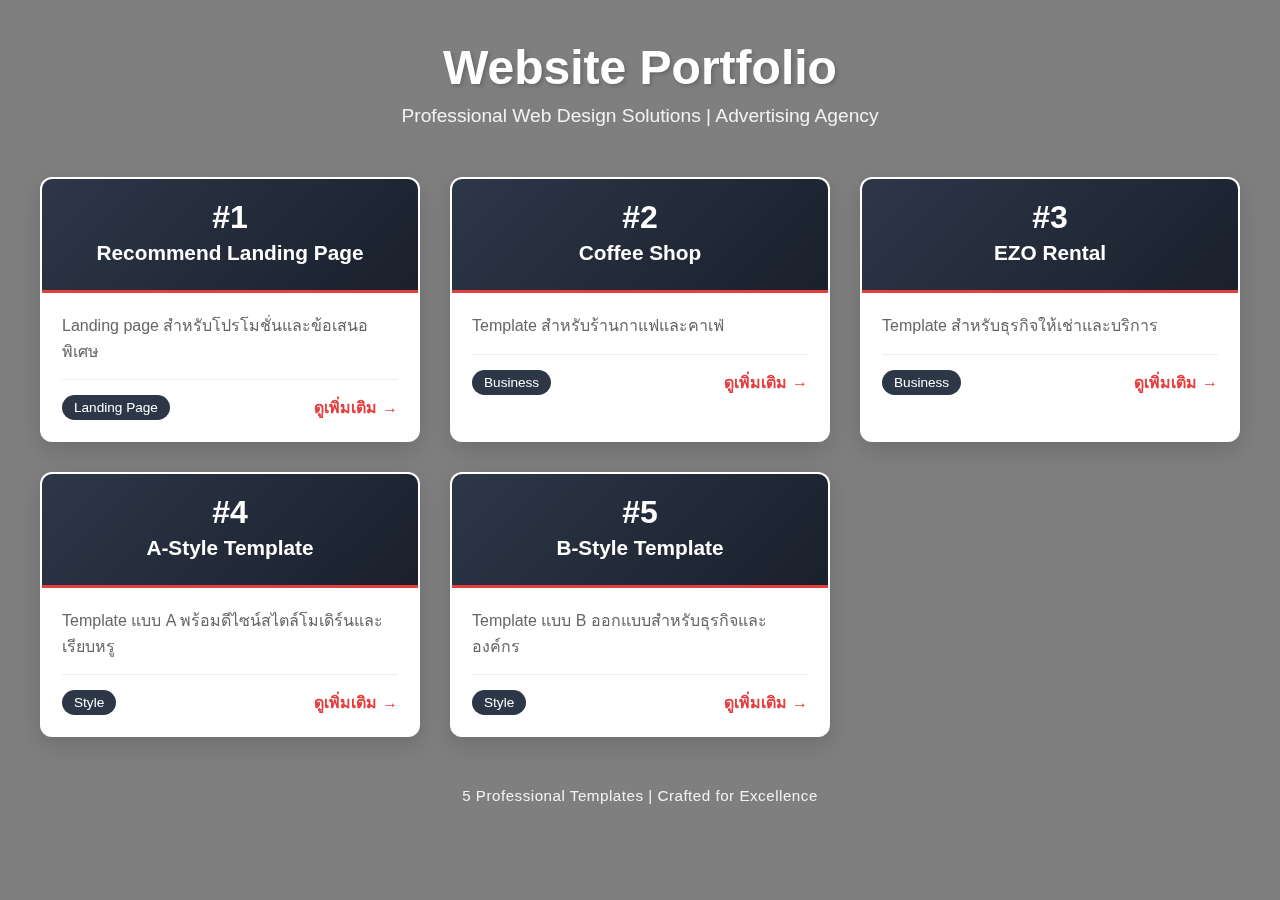
<file: index.html>
<!DOCTYPE html>
<html lang="th">
<head>
    <meta charset="UTF-8">
    <meta name="viewport" content="width=device-width, initial-scale=1.0">
    <title>Mockup Templates Gallery</title>
    <style>
        * {
            margin: 0;
            padding: 0;
            box-sizing: border-box;
        }

        body {
            font-family: 'Segoe UI', Tahoma, Geneva, Verdana, sans-serif;
            min-height: 100vh;
            padding: 40px 20px;
            position: relative;
            background-image: url('https://images.unsplash.com/photo-1451187580459-43490279c0fa?q=80&w=2072&auto=format&fit=crop');
            background-size: cover;
            background-position: center;
            background-attachment: fixed;
            background-repeat: no-repeat;
        }

        body::before {
            content: '';
            position: fixed;
            top: 0;
            left: 0;
            width: 100%;
            height: 100%;
            background: rgba(0, 0, 0, 0.50);
            z-index: 0;
            pointer-events: none;
        }

        .container {
            max-width: 1200px;
            margin: 0 auto;
            position: relative;
            z-index: 1;
        }

        header {
            text-align: center;
            margin-bottom: 50px;
            color: white;
        }

        h1 {
            font-size: 3rem;
            margin-bottom: 10px;
            text-shadow: 2px 2px 4px rgba(0,0,0,0.2);
        }

        .subtitle {
            font-size: 1.2rem;
            opacity: 0.9;
        }

        .templates-grid {
            display: grid;
            grid-template-columns: repeat(auto-fill, minmax(300px, 1fr));
            gap: 30px;
            margin-bottom: 40px;
        }

        .template-card {
            background: white;
            border-radius: 12px;
            overflow: hidden;
            box-shadow: 0 8px 24px rgba(0,0,0,0.15);
            transition: transform 0.3s ease, box-shadow 0.3s ease, border 0.3s ease;
            cursor: pointer;
            text-decoration: none;
            color: inherit;
            display: block;
            border: 2px solid transparent;
        }

        .template-card:hover {
            transform: translateY(-8px);
            box-shadow: 0 16px 48px rgba(229,62,62,0.2);
            border: 2px solid #e53e3e;
        }

        .card-header {
            background: linear-gradient(135deg, #2d3748 0%, #1a202c 100%);
            padding: 20px;
            color: white;
            text-align: center;
            border-bottom: 3px solid #e53e3e;
        }

        .card-number {
            font-size: 2rem;
            font-weight: bold;
            margin-bottom: 5px;
        }

        .card-title {
            font-size: 1.3rem;
            font-weight: 600;
            margin-bottom: 5px;
        }

        .card-body {
            padding: 20px;
        }

        .card-description {
            color: #666;
            line-height: 1.6;
            margin-bottom: 15px;
        }

        .card-footer {
            display: flex;
            justify-content: space-between;
            align-items: center;
            padding-top: 15px;
            border-top: 1px solid #eee;
        }

        .tag {
            display: inline-block;
            background: #2d3748;
            padding: 5px 12px;
            border-radius: 20px;
            font-size: 0.85rem;
            color: white;
            font-weight: 500;
        }

        .view-link {
            color: #e53e3e;
            font-weight: 600;
            display: flex;
            align-items: center;
            gap: 5px;
        }

        .arrow {
            transition: transform 0.3s ease;
        }

        .template-card:hover .arrow {
            transform: translateX(5px);
        }

        footer {
            text-align: center;
            color: white;
            margin-top: 50px;
            opacity: 0.9;
            font-size: 0.95rem;
            letter-spacing: 0.5px;
        }

        @media (max-width: 768px) {
            h1 {
                font-size: 2rem;
            }

            .templates-grid {
                grid-template-columns: 1fr;
            }
        }
    </style>
</head>
<body>
    <div class="container">
        <header>
            <h1>Website Portfolio</h1>
            <p class="subtitle">Professional Web Design Solutions | Advertising Agency</p>
        </header>

        <div class="templates-grid">
            <!-- Landing Page -->
            <a href="./landingpage-mateor-offer/index.html" class="template-card">
                <div class="card-header">
                    <div class="card-number">#1</div>
                    <div class="card-title">Recommend Landing Page</div>
                </div>
                <div class="card-body">
                    <p class="card-description">Landing page สำหรับโปรโมชั่นและข้อเสนอพิเศษ</p>
                    <div class="card-footer">
                        <span class="tag">Landing Page</span>
                        <span class="view-link">ดูเพิ่มเติม <span class="arrow">→</span></span>
                    </div>
                </div>
            </a>

            <!-- Business Templates -->
            <a href="./coffee-shop/index.html" class="template-card">
                <div class="card-header">
                    <div class="card-number">#2</div>
                    <div class="card-title">Coffee Shop</div>
                </div>
                <div class="card-body">
                    <p class="card-description">Template สำหรับร้านกาแฟและคาเฟ่</p>
                    <div class="card-footer">
                        <span class="tag">Business</span>
                        <span class="view-link">ดูเพิ่มเติม <span class="arrow">→</span></span>
                    </div>
                </div>
            </a>

            <a href="./ezo-rental/index.html" class="template-card">
                <div class="card-header">
                    <div class="card-number">#3</div>
                    <div class="card-title">EZO Rental</div>
                </div>
                <div class="card-body">
                    <p class="card-description">Template สำหรับธุรกิจให้เช่าและบริการ</p>
                    <div class="card-footer">
                        <span class="tag">Business</span>
                        <span class="view-link">ดูเพิ่มเติม <span class="arrow">→</span></span>
                    </div>
                </div>
            </a>

            <!-- Style Templates -->
            <a href="./reccommend-style1/index.html" class="template-card">
                <div class="card-header">
                    <div class="card-number">#4</div>
                    <div class="card-title">A-Style Template</div>
                </div>
                <div class="card-body">
                    <p class="card-description">Template แบบ A พร้อมดีไซน์สไตล์โมเดิร์นและเรียบหรู</p>
                    <div class="card-footer">
                        <span class="tag">Style</span>
                        <span class="view-link">ดูเพิ่มเติม <span class="arrow">→</span></span>
                    </div>
                </div>
            </a>

            <a href="./b-style/index.html" class="template-card">
                <div class="card-header">
                    <div class="card-number">#5</div>
                    <div class="card-title">B-Style Template</div>
                </div>
                <div class="card-body">
                    <p class="card-description">Template แบบ B ออกแบบสำหรับธุรกิจและองค์กร</p>
                    <div class="card-footer">
                        <span class="tag">Style</span>
                        <span class="view-link">ดูเพิ่มเติม <span class="arrow">→</span></span>
                    </div>
                </div>
            </a>
        </div>

        <footer>
            <p>5 Professional Templates | Crafted for Excellence</p>
        </footer>
    </div>
</body>
</html>
</file>
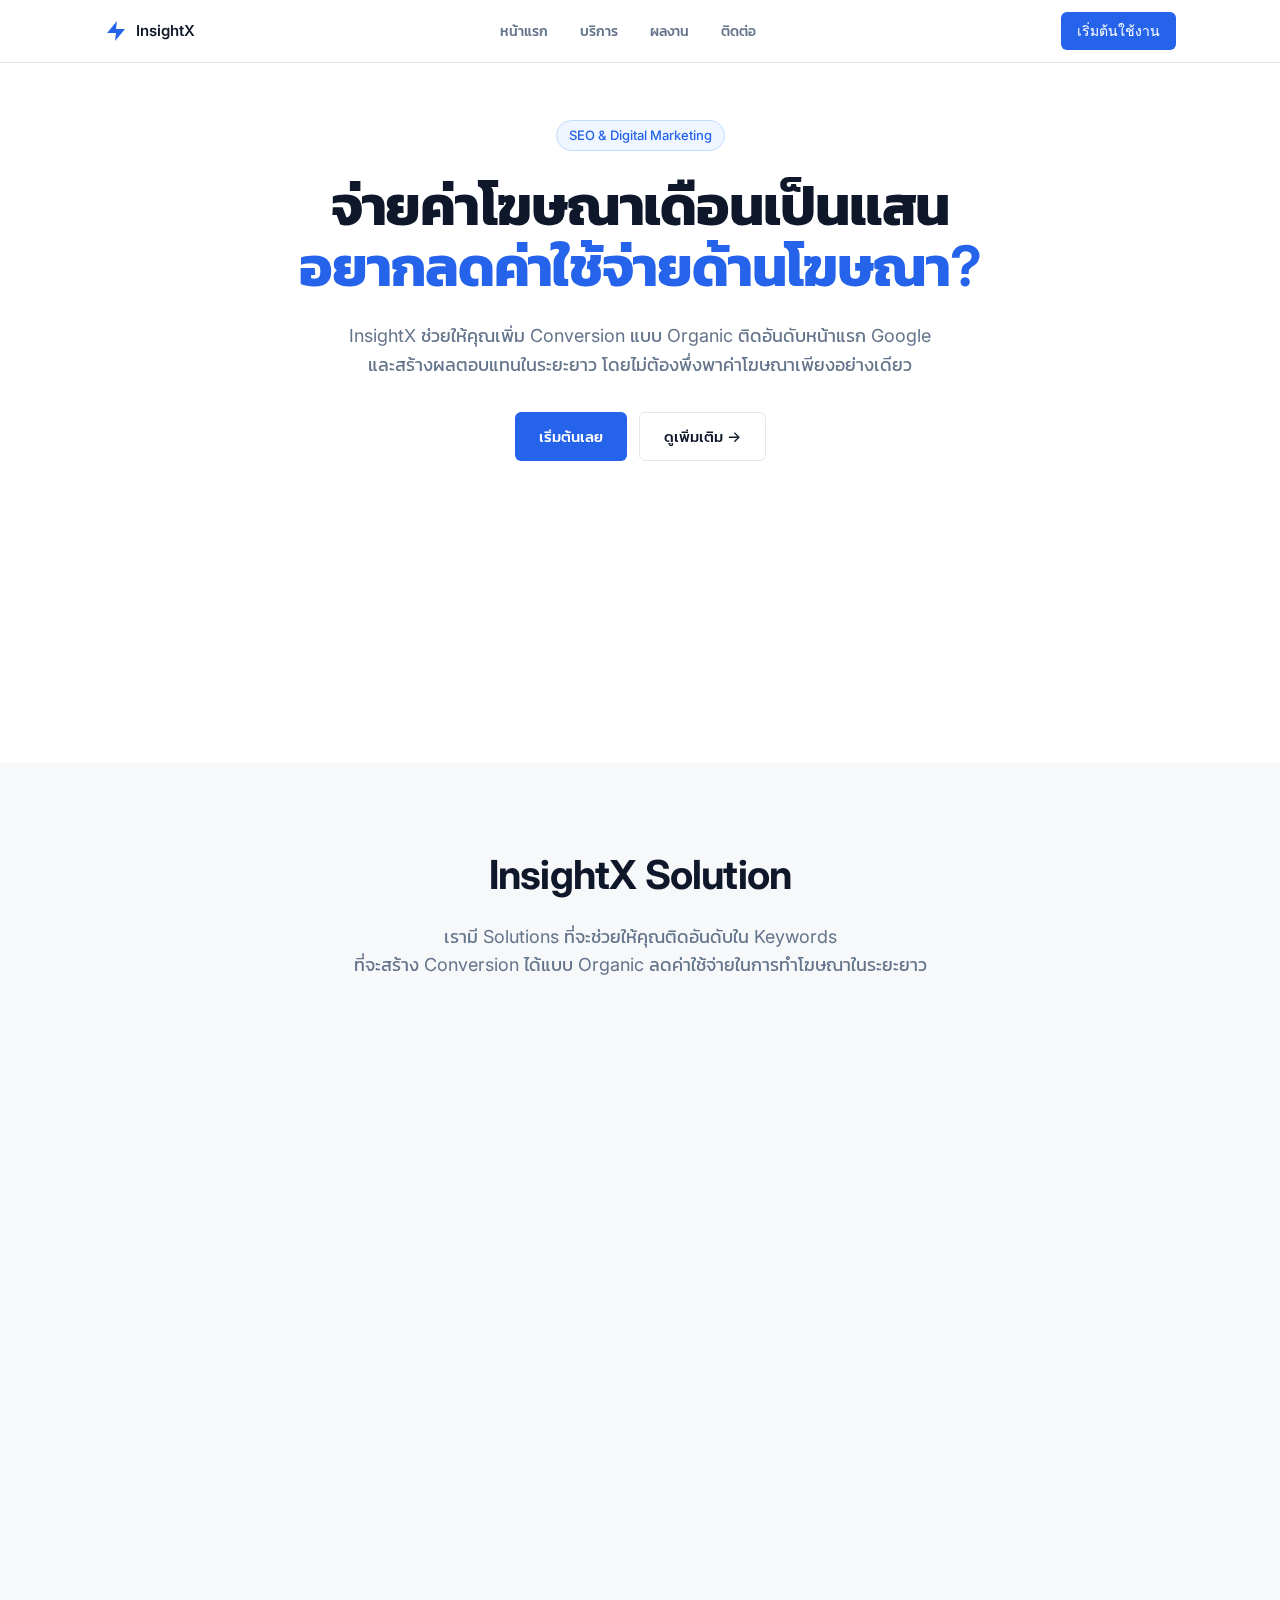
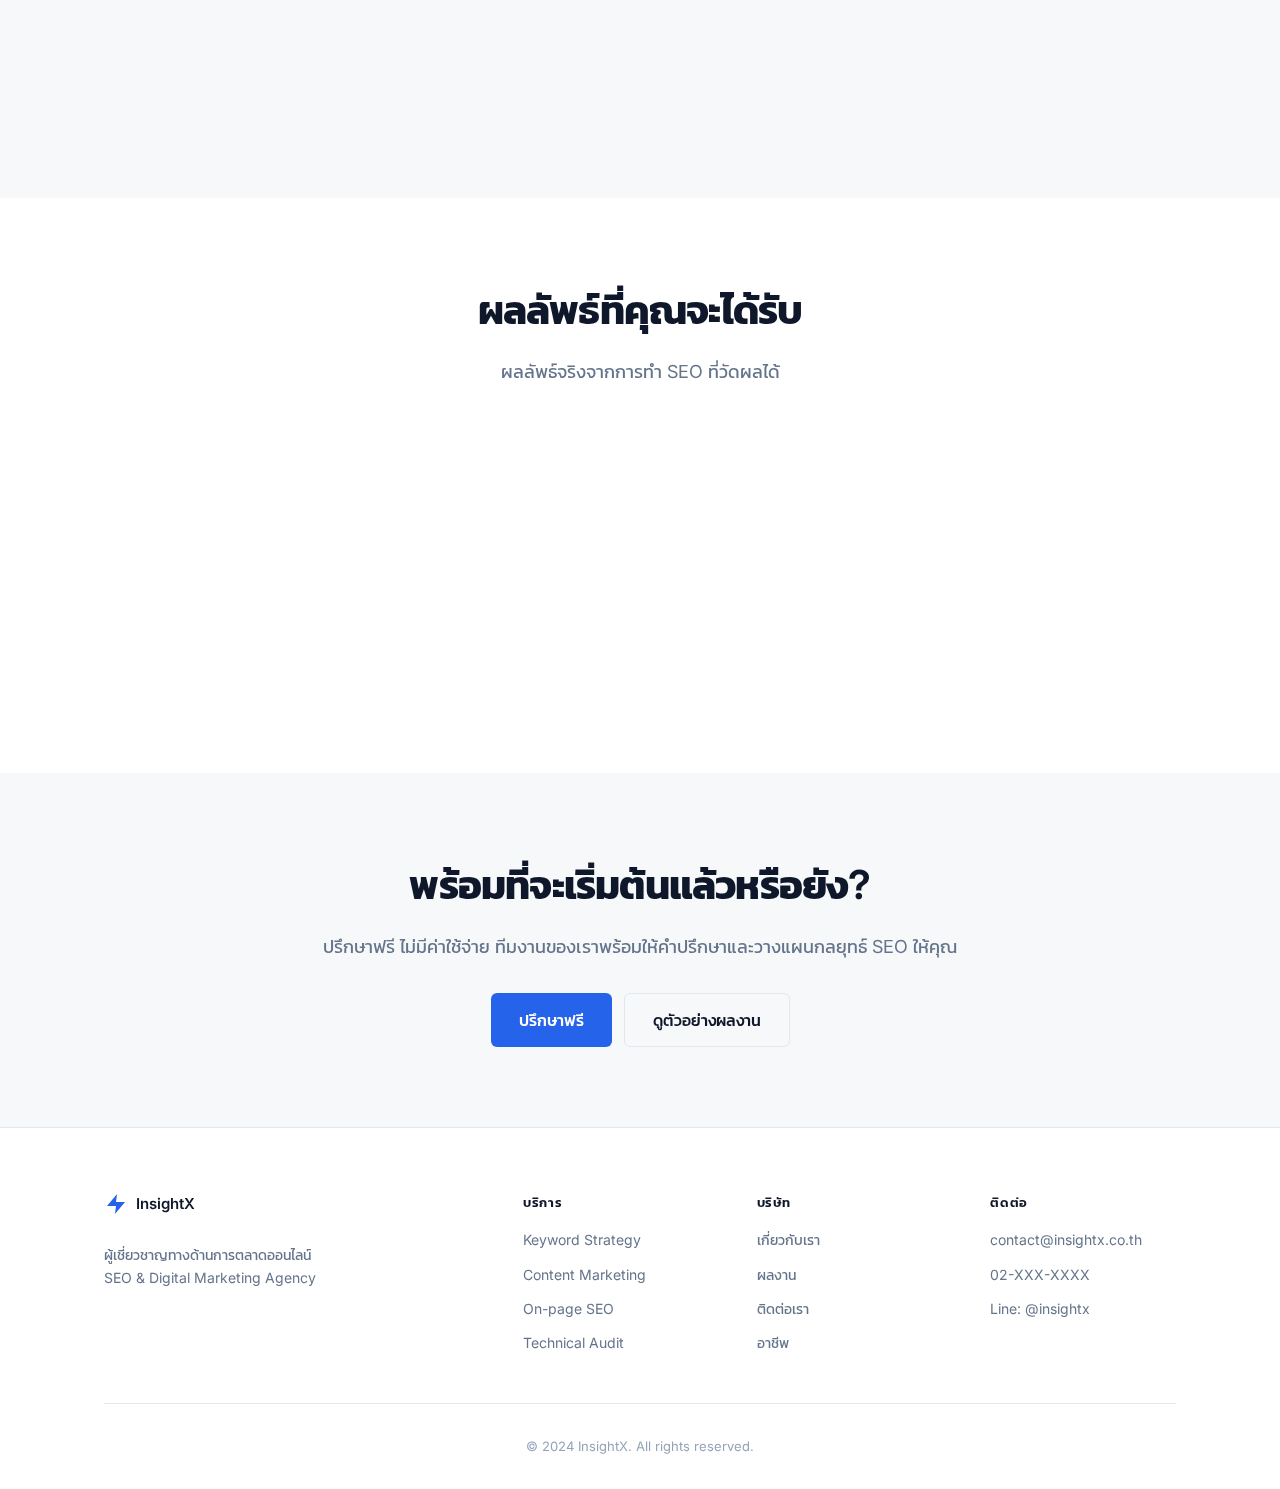
<file: c-style/index.html>
<!DOCTYPE html>
<html lang="th">
<head>
    <meta charset="UTF-8">
    <meta name="viewport" content="width=device-width, initial-scale=1.0">
    <title>InsightX - SEO & Digital Marketing Solutions</title>
    <link rel="stylesheet" href="styles.css">
    <link rel="preconnect" href="https://fonts.googleapis.com">
    <link rel="preconnect" href="https://fonts.gstatic.com" crossorigin>
    <link href="https://fonts.googleapis.com/css2?family=Inter:wght@300;400;500;600;700&family=Kanit:wght@300;400;500;600;700&display=swap" rel="stylesheet">
</head>
<body>
    <!-- Navigation -->
    <nav class="nav">
        <div class="nav-container">
            <div class="nav-logo">
                <svg width="24" height="24" viewBox="0 0 24 24" fill="none" xmlns="http://www.w3.org/2000/svg">
                    <path d="M13 2L3 14H12L11 22L21 10H12L13 2Z" fill="currentColor"/>
                </svg>
                <span>InsightX</span>
            </div>
            <div class="nav-links">
                <a href="#hero">หน้าแรก</a>
                <a href="#services">บริการ</a>
                <a href="#results">ผลงาน</a>
                <a href="#contact">ติดต่อ</a>
            </div>
            <button class="nav-cta">เริ่มต้นใช้งาน</button>
        </div>
    </nav>

    <!-- Hero Section -->
    <section id="hero" class="hero">
        <div class="hero-container">
            <div class="hero-badge">SEO & Digital Marketing</div>
            <h1 class="hero-title">
                จ่ายค่าโฆษณาเดือนเป็นแสน<br>
                <span class="highlight">อยากลดค่าใช้จ่ายด้านโฆษณา?</span>
            </h1>
            <p class="hero-description">
                InsightX ช่วยให้คุณเพิ่ม Conversion แบบ Organic ติดอันดับหน้าแรก Google<br>
                และสร้างผลตอบแทนในระยะยาว โดยไม่ต้องพึ่งพาค่าโฆษณาเพียงอย่างเดียว
            </p>
            <div class="hero-cta">
                <button class="btn-primary">เริ่มต้นเลย</button>
                <button class="btn-secondary">ดูเพิ่มเติม →</button>
            </div>

            <!-- Stats Cards -->
            <div class="stats-grid">
                <div class="stat-card">
                    <div class="stat-value">100%</div>
                    <div class="stat-label">เพิ่ม Conversion</div>
                    <div class="stat-sublabel">ภายใน 6 เดือน</div>
                </div>
                <div class="stat-card">
                    <div class="stat-value">Organic</div>
                    <div class="stat-label">ผลลัพธ์ที่ยั่งยืน</div>
                    <div class="stat-sublabel">ไม่ต้องพึ่งโฆษณา</div>
                </div>
                <div class="stat-card">
                    <div class="stat-value">SEO</div>
                    <div class="stat-label">White Hat SEO</div>
                    <div class="stat-sublabel">ถูกต้องตามหลัก Google</div>
                </div>
            </div>
        </div>
    </section>

    <!-- Solution Section -->
    <section class="solution">
        <div class="container">
            <div class="section-header">
                <h2 class="section-title">InsightX Solution</h2>
                <p class="section-subtitle">
                    เรามี Solutions ที่จะช่วยให้คุณติดอันดับใน Keywords<br>
                    ที่จะสร้าง Conversion ได้แบบ Organic ลดค่าใช้จ่ายในการทำโฆษณาในระยะยาว
                </p>
            </div>
        </div>
    </section>

    <!-- Services Section -->
    <section id="services" class="services">
        <div class="container">
            <div class="services-grid">

                <!-- Service 1 -->
                <div class="service-block">
                    <div class="service-icon">
                        <svg width="24" height="24" viewBox="0 0 24 24" fill="none" stroke="currentColor" stroke-width="2">
                            <circle cx="11" cy="11" r="8"></circle>
                            <path d="M21 21l-4.35-4.35"></path>
                        </svg>
                    </div>
                    <h3 class="service-title">Keyword Strategy</h3>
                    <p class="service-description">
                        สิ่งที่ InsightX ให้ความสำคัญมากที่สุดในการทำการตลาดคือ กลยุทธ์
                    </p>
                    <div class="service-list">
                        <div class="list-item">
                            <span class="bullet">•</span>
                            <span>ให้ความสำคัญกับกลยุทธ์เป็นอันดับแรก</span>
                        </div>
                        <div class="list-item">
                            <span class="bullet">•</span>
                            <span>ทีมงานวิเคราะห์ข้อมูลอย่างละเอียด</span>
                        </div>
                        <div class="list-item">
                            <span class="bullet">•</span>
                            <span>แนะนำ Keyword ที่จะส่งผลต่อยอดขาย</span>
                        </div>
                    </div>
                </div>

                <!-- Service 2 -->
                <div class="service-block">
                    <div class="service-icon">
                        <svg width="24" height="24" viewBox="0 0 24 24" fill="none" stroke="currentColor" stroke-width="2">
                            <path d="M14 2H6a2 2 0 0 0-2 2v16a2 2 0 0 0 2 2h12a2 2 0 0 0 2-2V8z"></path>
                            <polyline points="14 2 14 8 20 8"></polyline>
                            <line x1="16" y1="13" x2="8" y2="13"></line>
                            <line x1="16" y1="17" x2="8" y2="17"></line>
                        </svg>
                    </div>
                    <h3 class="service-title">Content Hub</h3>
                    <p class="service-description">
                        วางแผนการพัฒนาคอนเทนต์ที่จะส่งเสริมให้กลยุทธ์เกิดประสิทธิภาพสูงสุด
                    </p>
                    <div class="service-list">
                        <div class="list-item">
                            <span class="bullet">•</span>
                            <span>วางแผนพัฒนาคอนเทนต์อย่างมีกลยุทธ์</span>
                        </div>
                        <div class="list-item">
                            <span class="bullet">•</span>
                            <span>ปรับปรุงเนื้อหาตามหลัก EEAT</span>
                        </div>
                        <div class="list-item">
                            <span class="bullet">•</span>
                            <span>ตรงตามที่ Google ต้องการ</span>
                        </div>
                    </div>
                </div>

                <!-- Service 3 -->
                <div class="service-block">
                    <div class="service-icon">
                        <svg width="24" height="24" viewBox="0 0 24 24" fill="none" stroke="currentColor" stroke-width="2">
                            <polyline points="16 18 22 12 16 6"></polyline>
                            <polyline points="8 6 2 12 8 18"></polyline>
                        </svg>
                    </div>
                    <h3 class="service-title">On-page Optimizes</h3>
                    <p class="service-description">
                        เรามุ่งเน้นไปที่การพัฒนา SEO สายขาว ตามหลักการที่ถูกต้องเท่านั้น
                    </p>
                    <div class="service-list">
                        <div class="list-item">
                            <span class="bullet">•</span>
                            <span>เน้นปรับปรุงคอนเทนต์บนหน้าเว็บไซต์</span>
                        </div>
                        <div class="list-item">
                            <span class="bullet">•</span>
                            <span>เทคนิค Copywriting ที่น่าสนใจ</span>
                        </div>
                        <div class="list-item">
                            <span class="bullet">•</span>
                            <span>การทำ Backlinks ที่ถูกต้อง</span>
                        </div>
                    </div>
                </div>

                <!-- Service 4 -->
                <div class="service-block">
                    <div class="service-icon">
                        <svg width="24" height="24" viewBox="0 0 24 24" fill="none" stroke="currentColor" stroke-width="2">
                            <rect x="2" y="3" width="20" height="14" rx="2" ry="2"></rect>
                            <line x1="8" y1="21" x2="16" y2="21"></line>
                            <line x1="12" y1="17" x2="12" y2="21"></line>
                        </svg>
                    </div>
                    <h3 class="service-title">Technical Audit</h3>
                    <p class="service-description">
                        ปรับปรุงคุณภาพเว็บไซต์โดยอิงตามหลักเกณฑ์ของ Google Lighthouse
                    </p>
                    <div class="service-list">
                        <div class="list-item">
                            <span class="bullet">•</span>
                            <span>ปรับปรุงตามหลัก Google Lighthouse</span>
                        </div>
                        <div class="list-item">
                            <span class="bullet">•</span>
                            <span>เว็บไซต์มีประสิทธิภาพสูงสุด</span>
                        </div>
                        <div class="list-item">
                            <span class="bullet">•</span>
                            <span>ส่งผลต่อประสบการณ์ผู้ใช้งาน</span>
                        </div>
                    </div>
                </div>

            </div>
        </div>
    </section>

    <!-- Results Section -->
    <section id="results" class="results">
        <div class="container">
            <div class="section-header">
                <h2 class="section-title">ผลลัพธ์ที่คุณจะได้รับ</h2>
                <p class="section-subtitle">
                    ผลลัพธ์จริงจากการทำ SEO ที่วัดผลได้
                </p>
            </div>

            <div class="results-grid">
                <div class="result-block">
                    <div class="result-header">
                        <div class="result-icon">📊</div>
                        <div class="result-title">Conversion แบบ Organic</div>
                    </div>
                    <div class="result-metric">
                        <span class="metric-value">+100%</span>
                        <span class="metric-label">เพิ่มขึ้น</span>
                    </div>
                    <div class="result-description">
                        หลังจากทำ SEO ไปได้ 6 เดือน Conversion เพิ่มขึ้น 100%
                        จากข้อมูล Google Analytics 4
                    </div>
                </div>

                <div class="result-block">
                    <div class="result-header">
                        <div class="result-icon">💰</div>
                        <div class="result-title">Cost Per Conversion</div>
                    </div>
                    <div class="result-metric">
                        <span class="metric-value">ถูกกว่า</span>
                        <span class="metric-label">SEM หลายเท่า</span>
                    </div>
                    <div class="result-description">
                        Cost per Conversion ที่ลดลงหลังทำ SEO
                        คำนวณจากเงินการลงทุนเทียบกับผลลัพธ์ที่ได้
                    </div>
                </div>
            </div>
        </div>
    </section>

    <!-- CTA Section -->
    <section id="contact" class="cta">
        <div class="container">
            <div class="cta-content">
                <h2 class="cta-title">พร้อมที่จะเริ่มต้นแล้วหรือยัง?</h2>
                <p class="cta-description">
                    ปรึกษาฟรี ไม่มีค่าใช้จ่าย ทีมงานของเราพร้อมให้คำปรึกษาและวางแผนกลยุทธ์ SEO ให้คุณ
                </p>
                <div class="cta-buttons">
                    <button class="btn-primary large">ปรึกษาฟรี</button>
                    <button class="btn-secondary large">ดูตัวอย่างผลงาน</button>
                </div>
            </div>
        </div>
    </section>

    <!-- Footer -->
    <footer class="footer">
        <div class="container">
            <div class="footer-grid">
                <div class="footer-col">
                    <div class="footer-logo">
                        <svg width="24" height="24" viewBox="0 0 24 24" fill="none" xmlns="http://www.w3.org/2000/svg">
                            <path d="M13 2L3 14H12L11 22L21 10H12L13 2Z" fill="currentColor"/>
                        </svg>
                        <span>InsightX</span>
                    </div>
                    <p class="footer-description">
                        ผู้เชี่ยวชาญทางด้านการตลาดออนไลน์<br>
                        SEO & Digital Marketing Agency
                    </p>
                </div>

                <div class="footer-col">
                    <div class="footer-heading">บริการ</div>
                    <a href="#services">Keyword Strategy</a>
                    <a href="#services">Content Marketing</a>
                    <a href="#services">On-page SEO</a>
                    <a href="#services">Technical Audit</a>
                </div>

                <div class="footer-col">
                    <div class="footer-heading">บริษัท</div>
                    <a href="#hero">เกี่ยวกับเรา</a>
                    <a href="#results">ผลงาน</a>
                    <a href="#contact">ติดต่อเรา</a>
                    <a href="#">อาชีพ</a>
                </div>

                <div class="footer-col">
                    <div class="footer-heading">ติดต่อ</div>
                    <a href="mailto:contact@insightx.co.th">contact@insightx.co.th</a>
                    <a href="tel:02-xxx-xxxx">02-XXX-XXXX</a>
                    <a href="#">Line: @insightx</a>
                </div>
            </div>

            <div class="footer-bottom">
                <p>&copy; 2024 InsightX. All rights reserved.</p>
            </div>
        </div>
    </footer>

    <script src="script.js"></script>
</body>
</html>
</file>
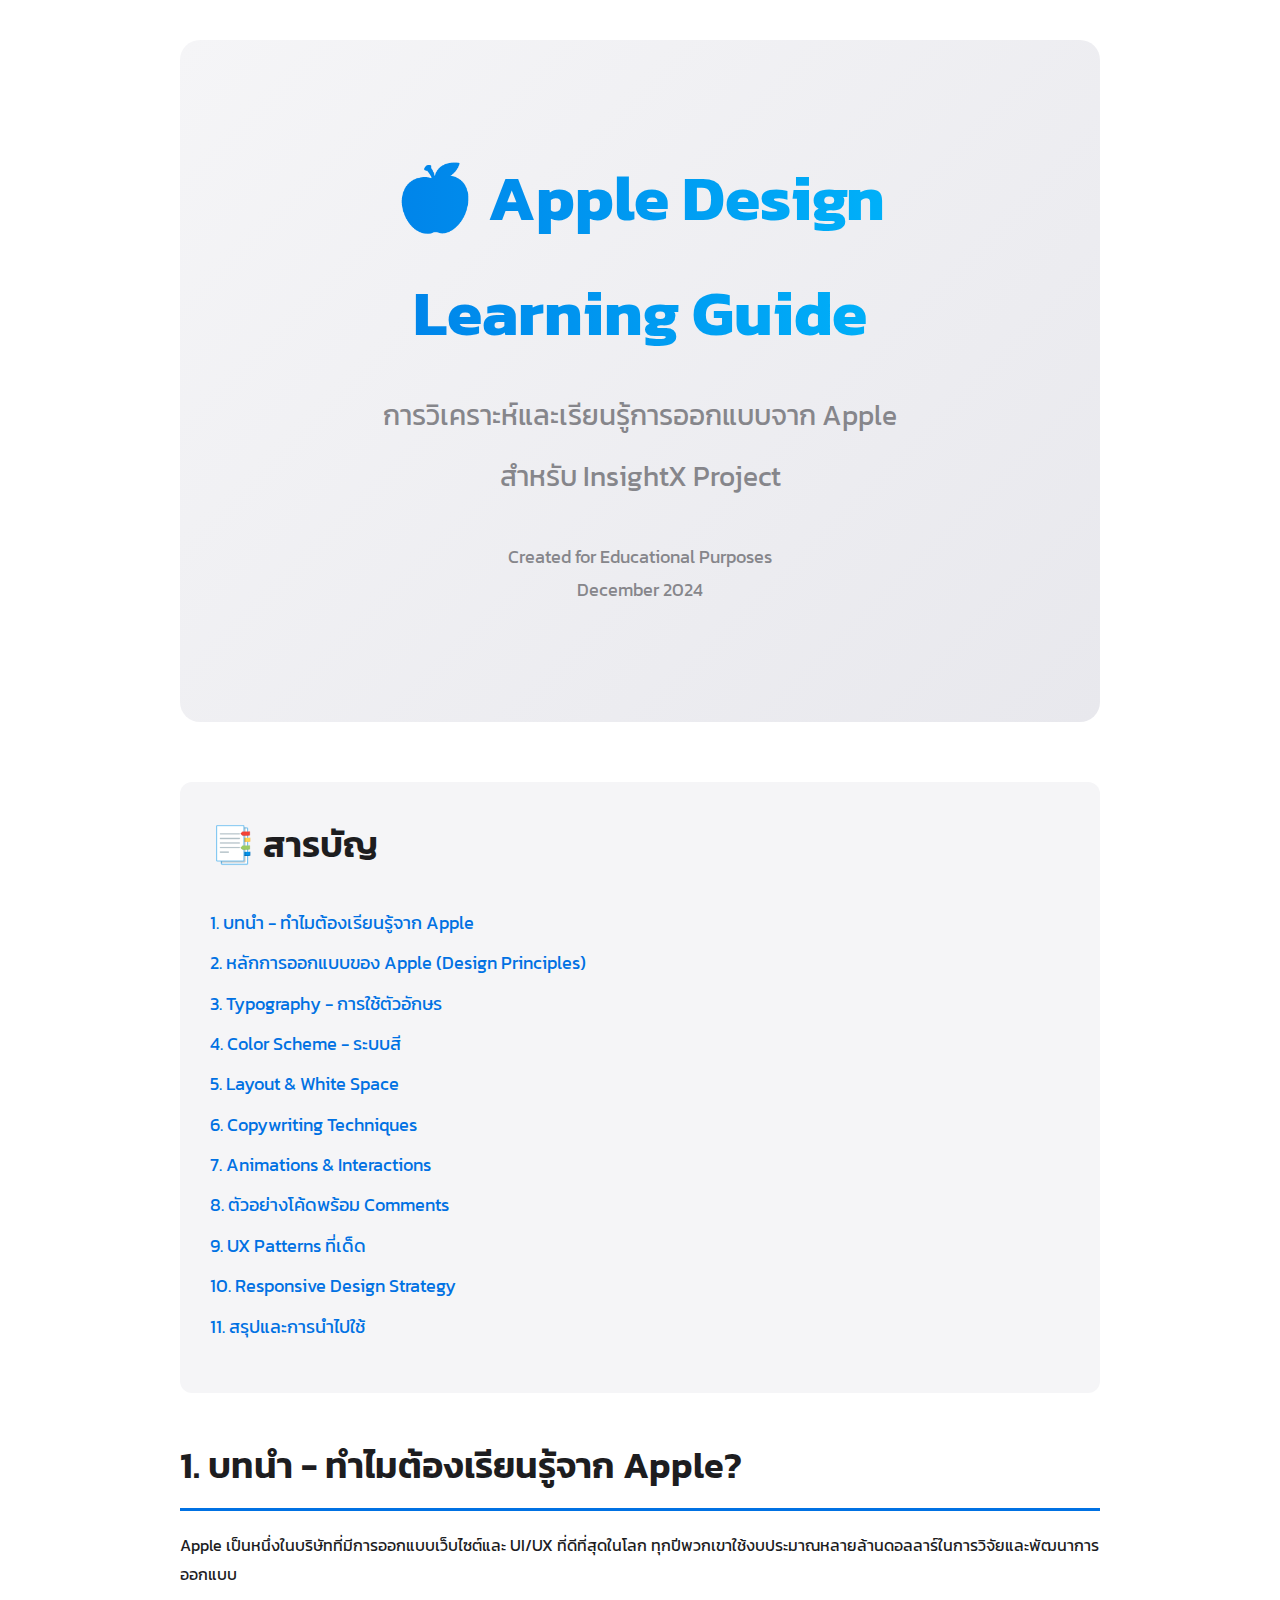
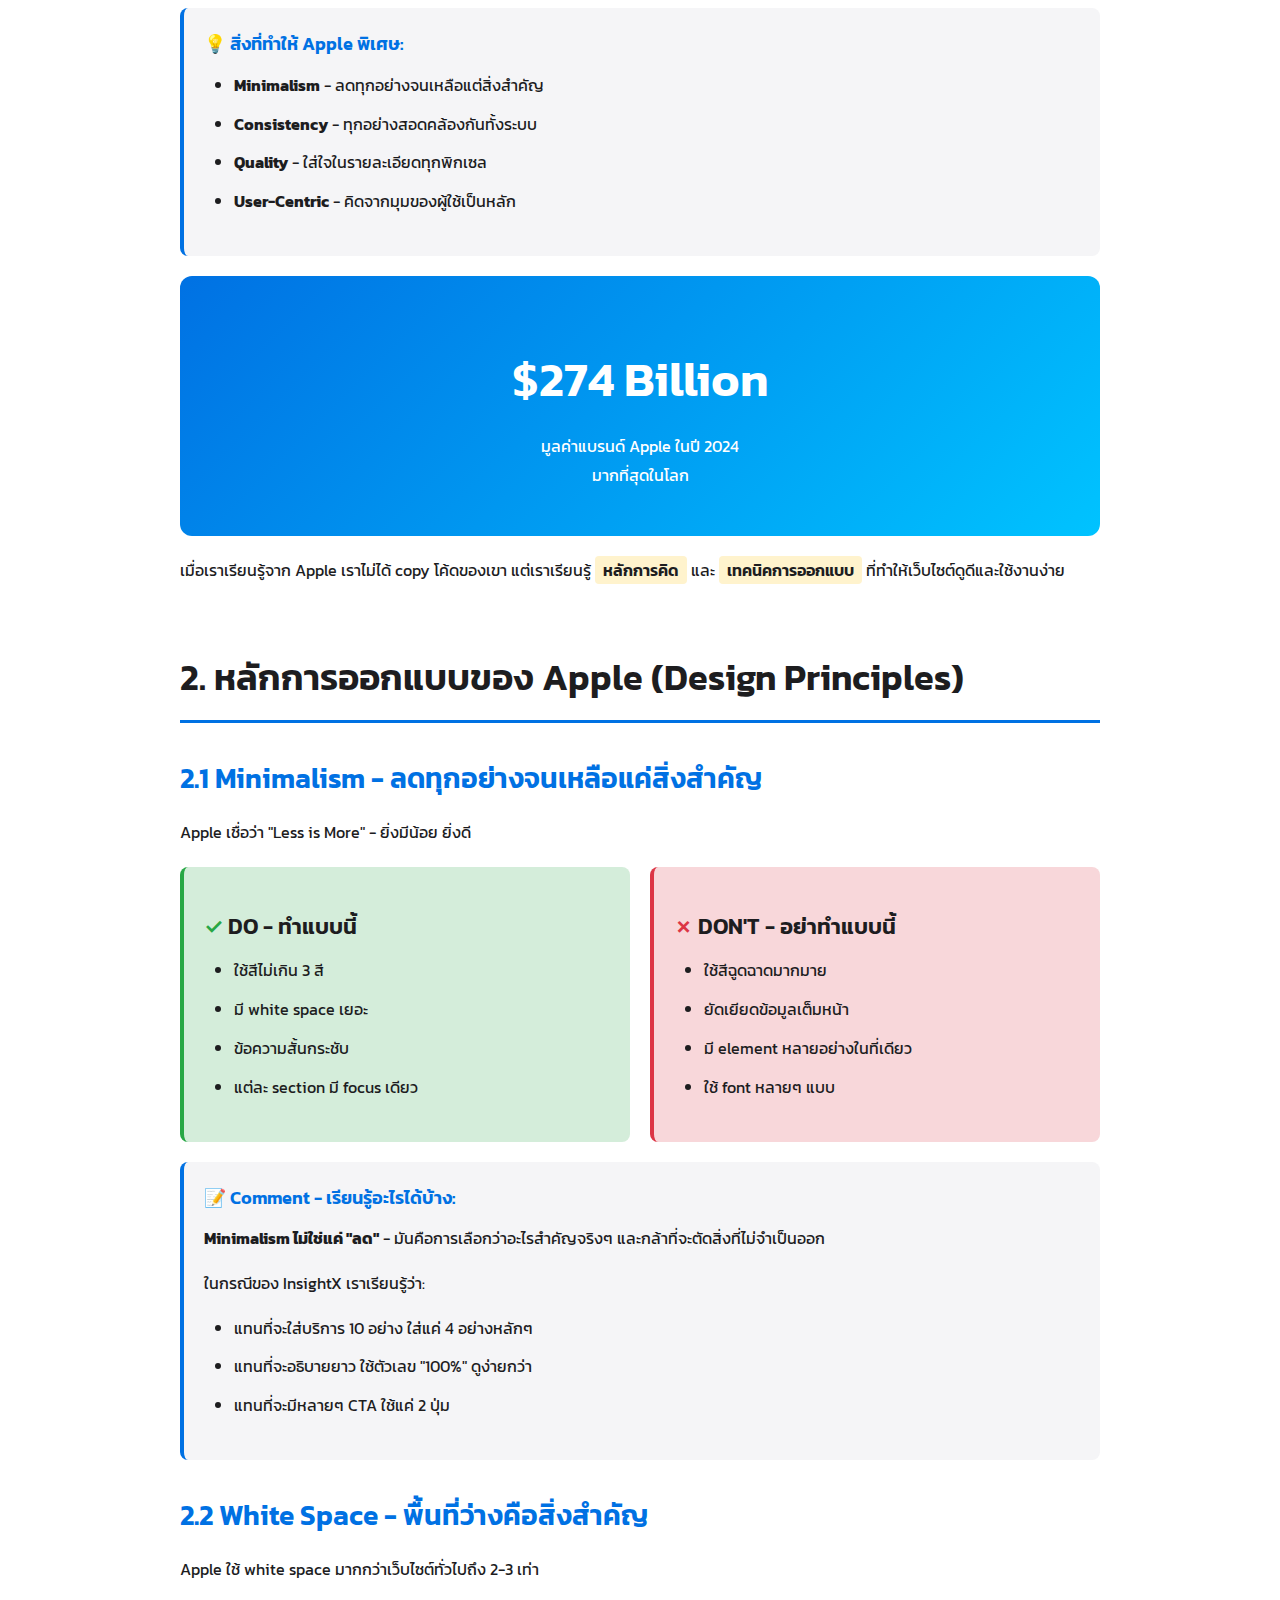
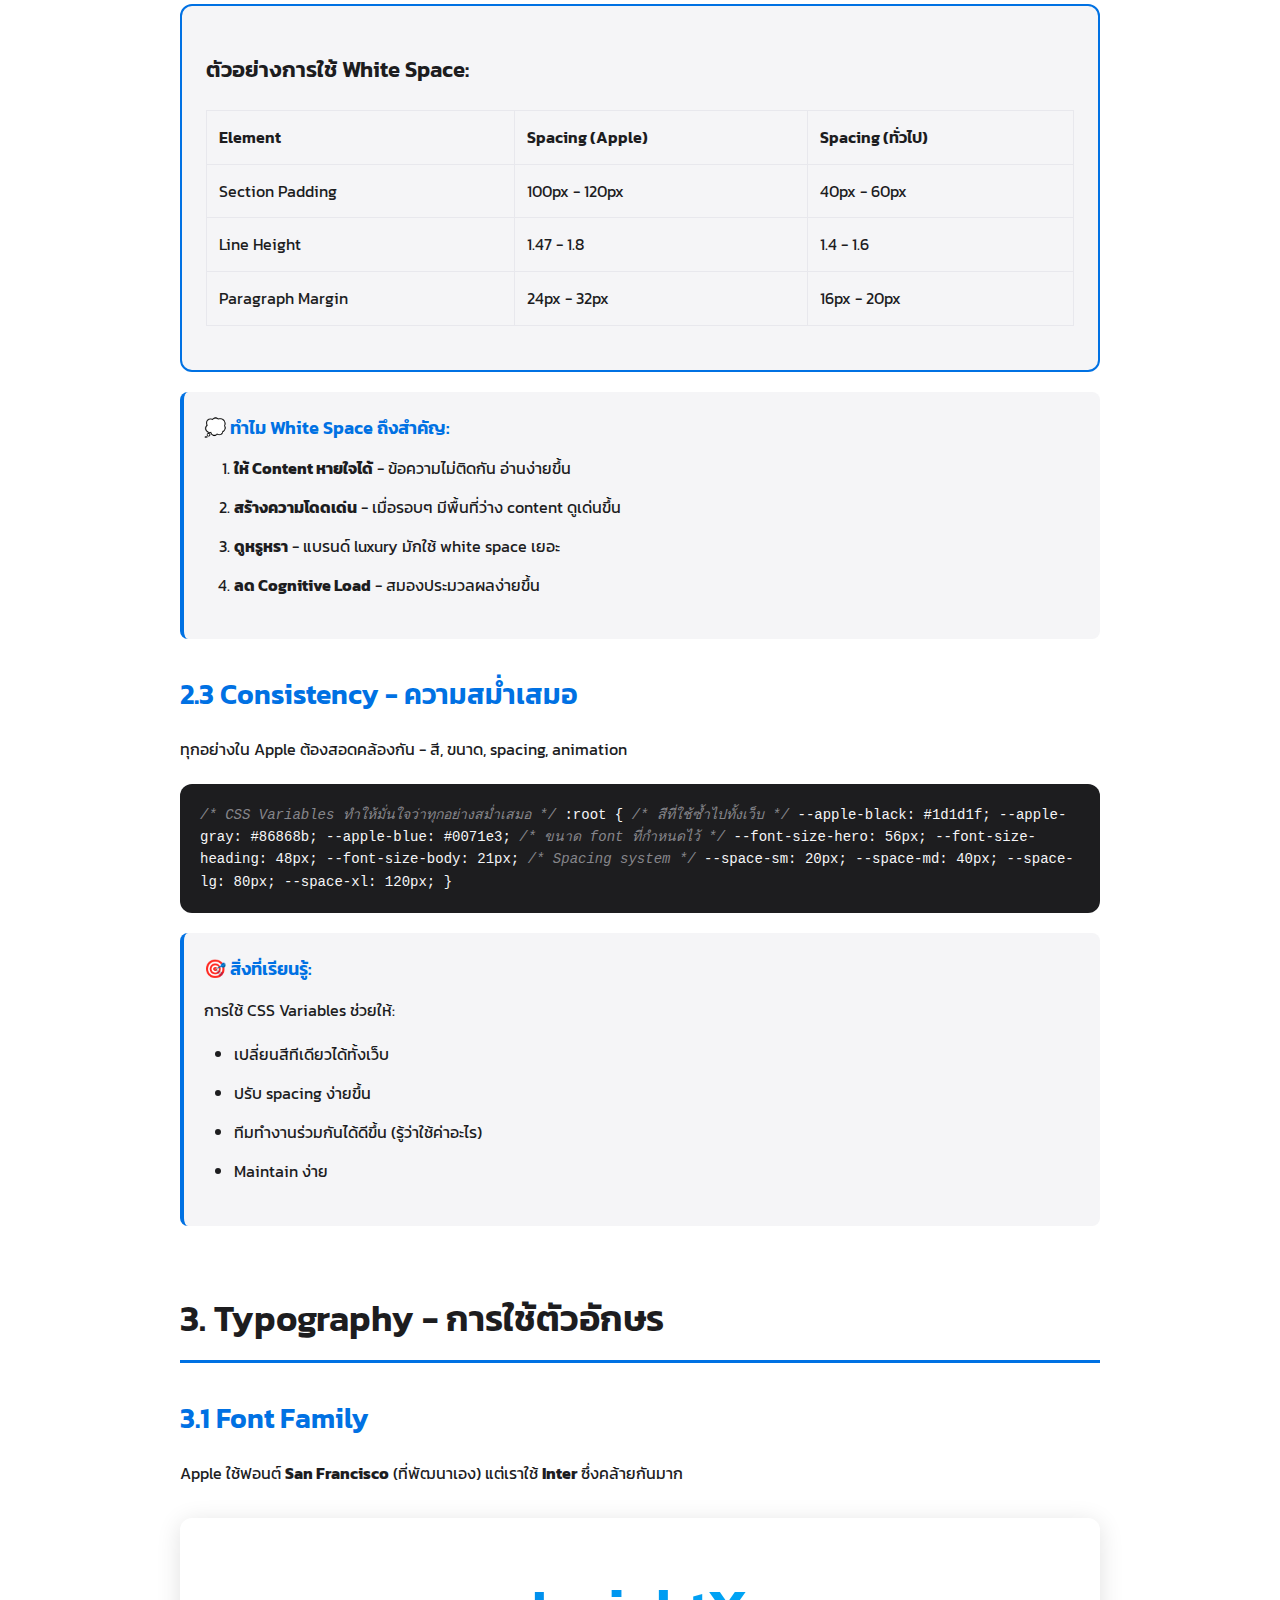
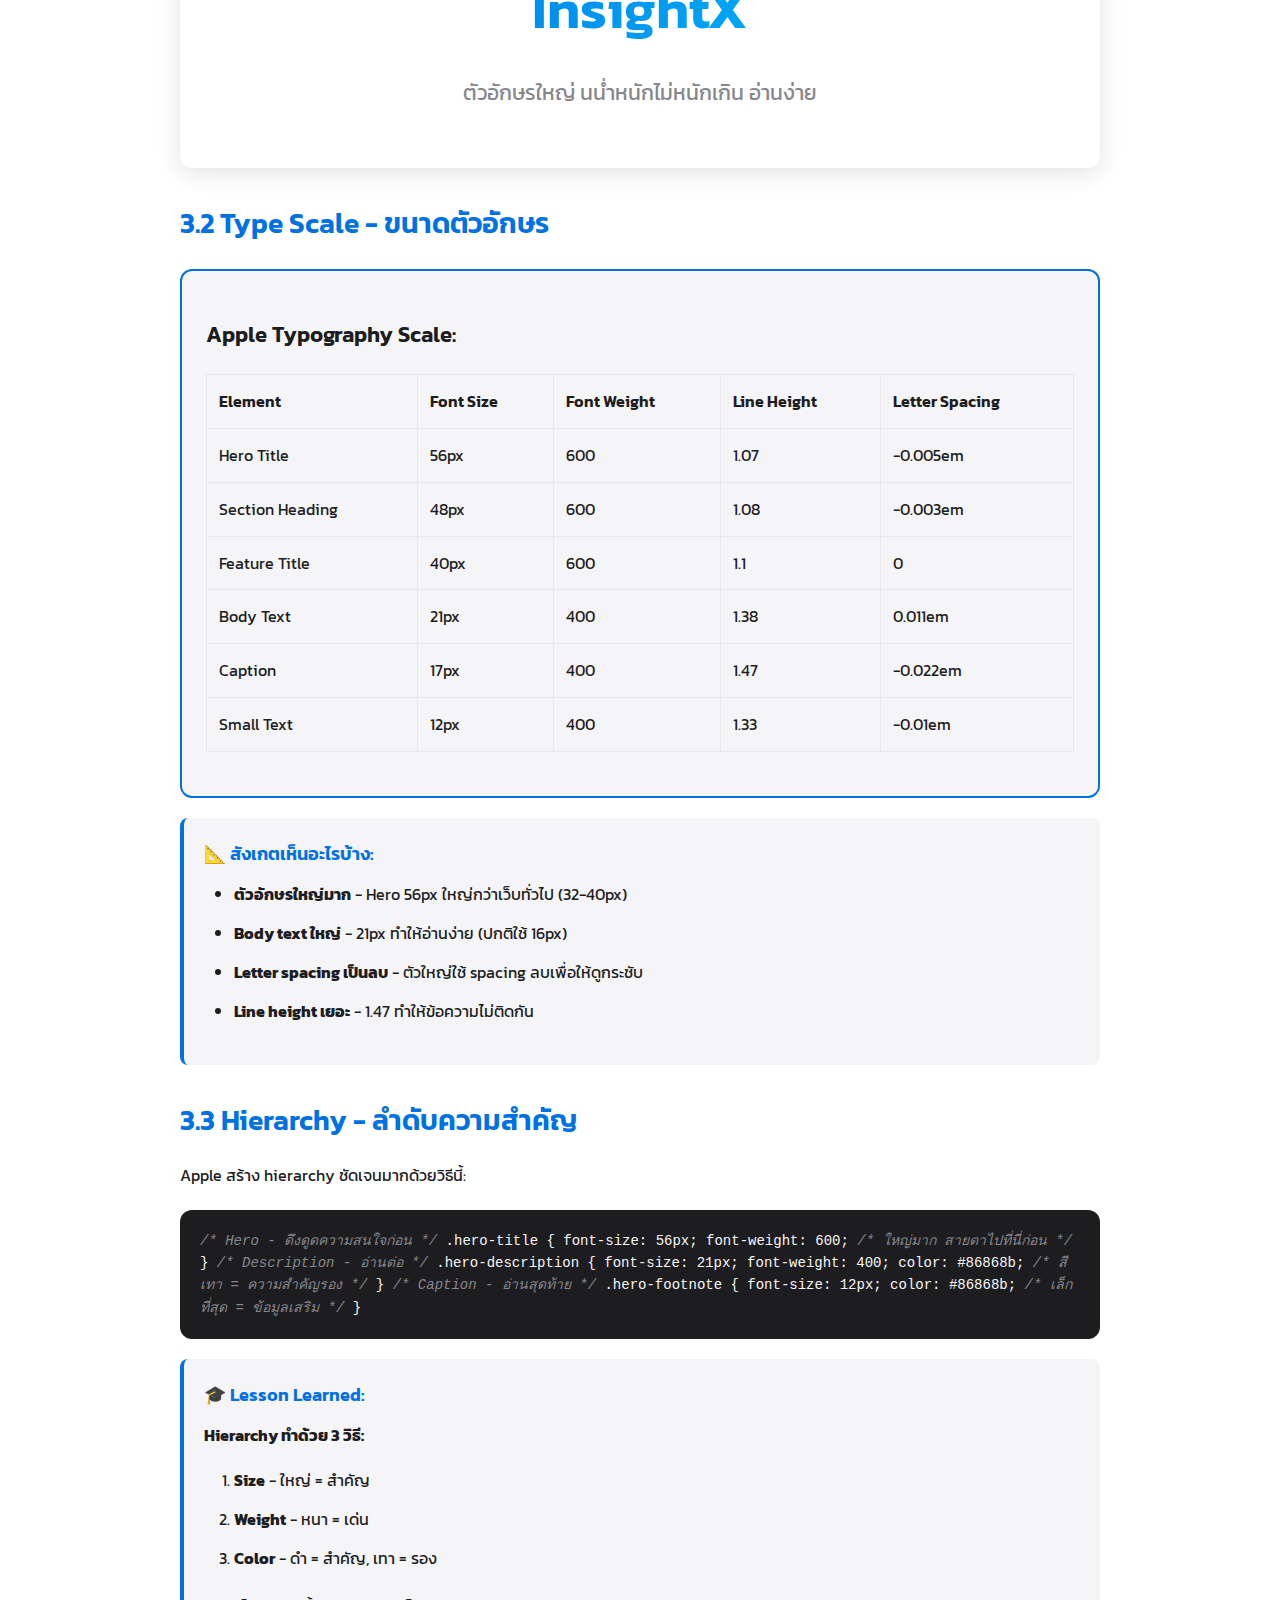
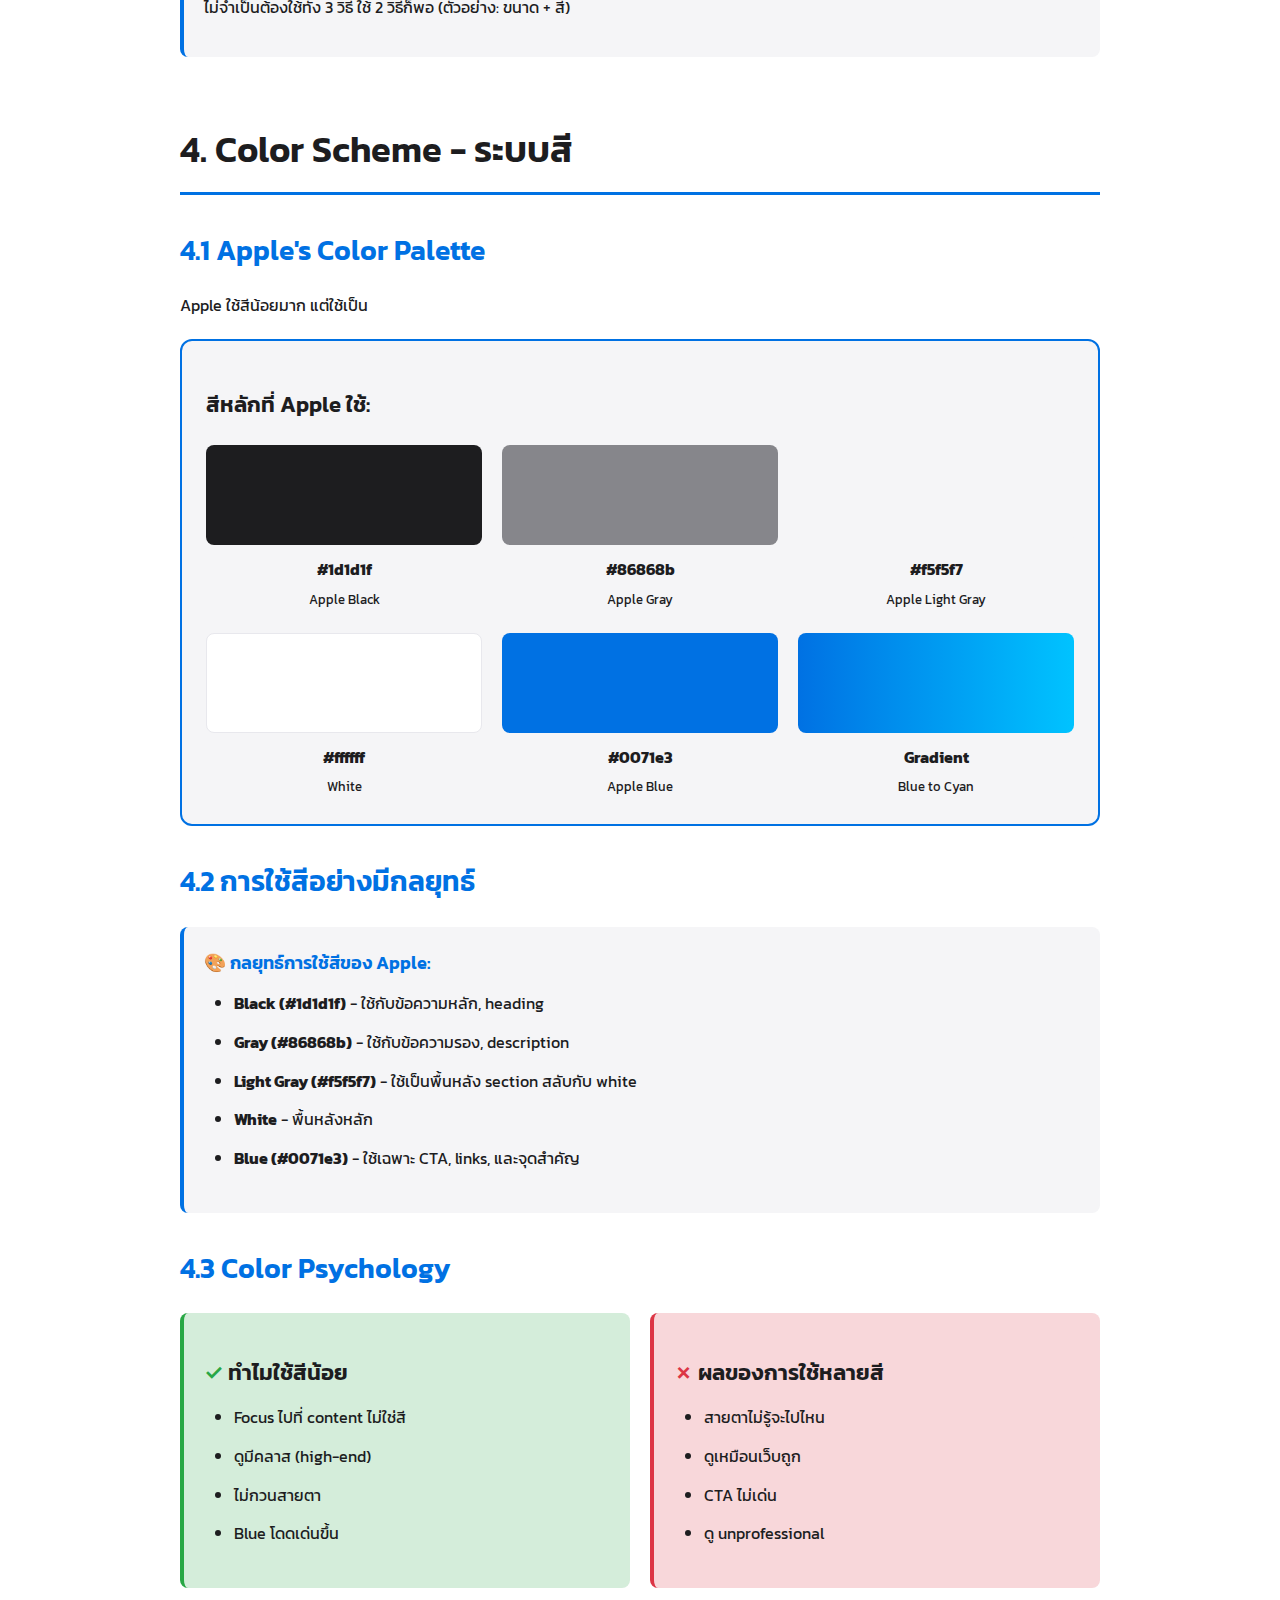
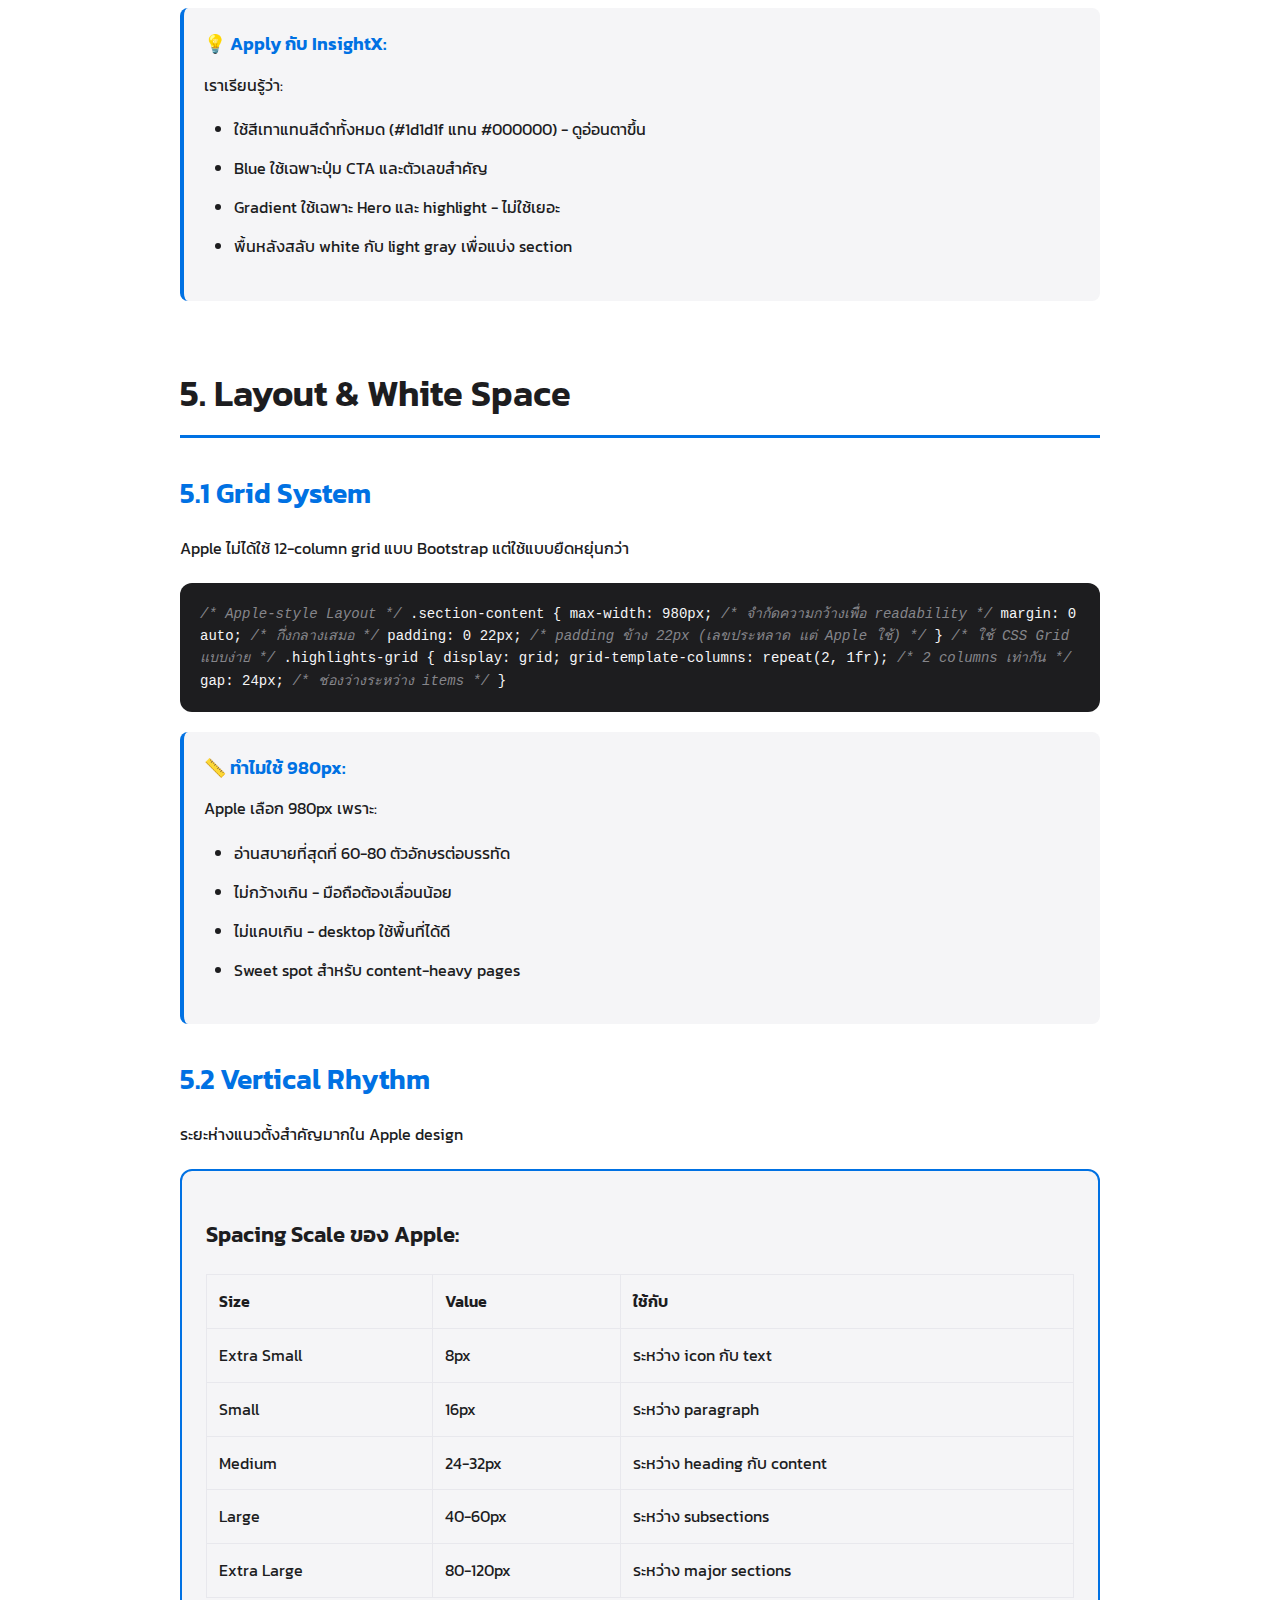
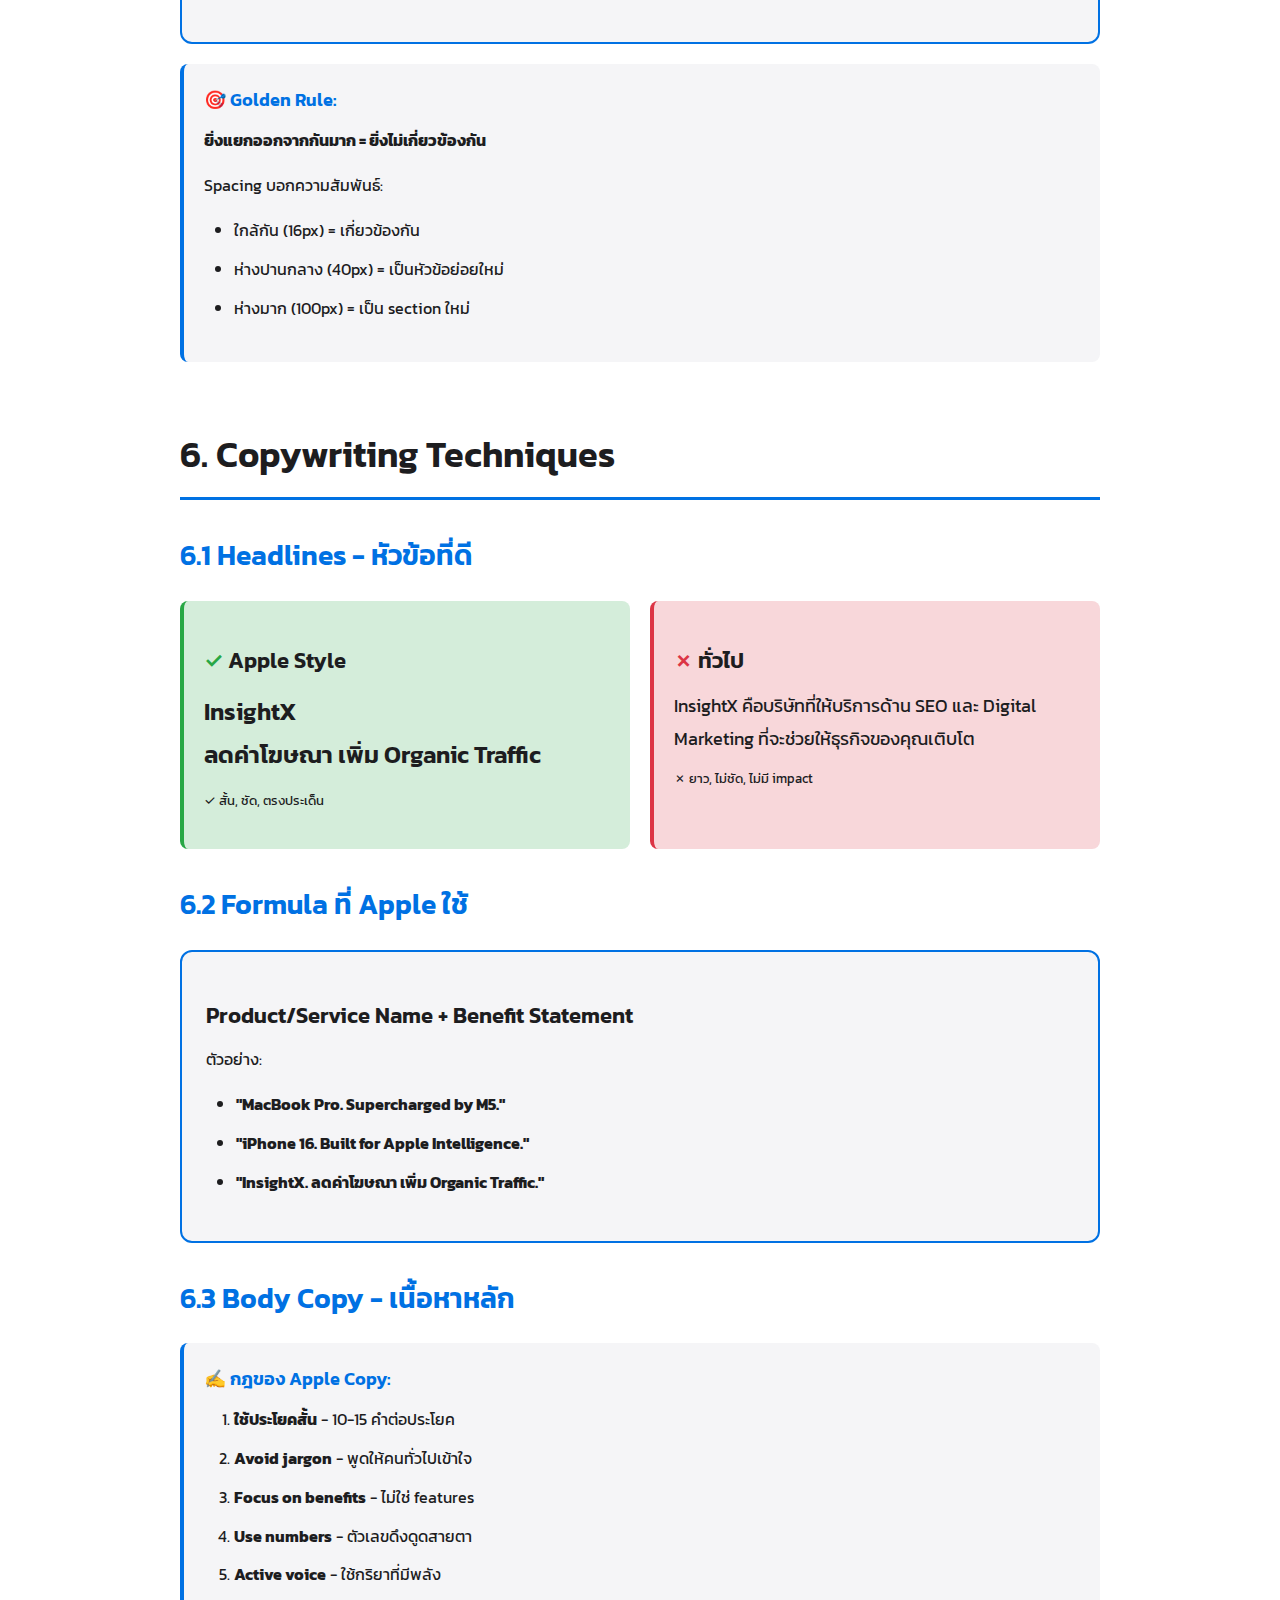
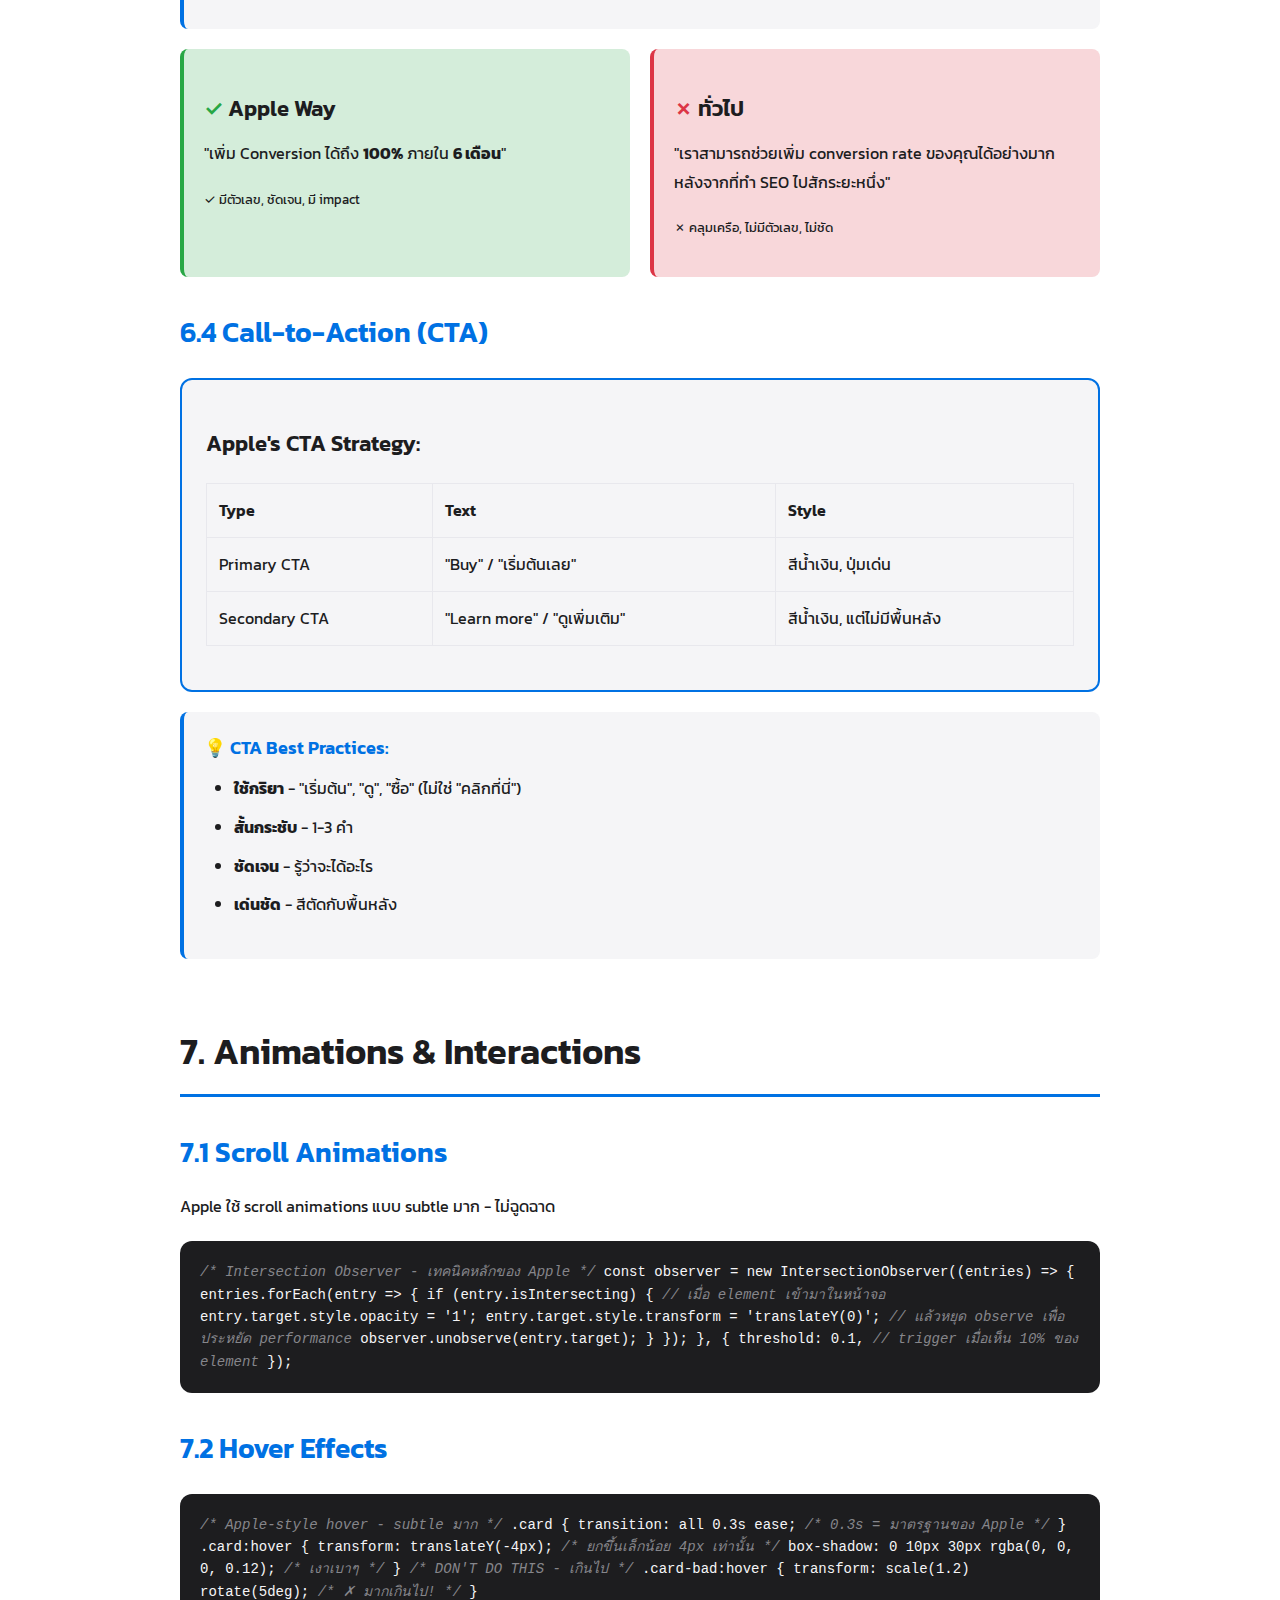
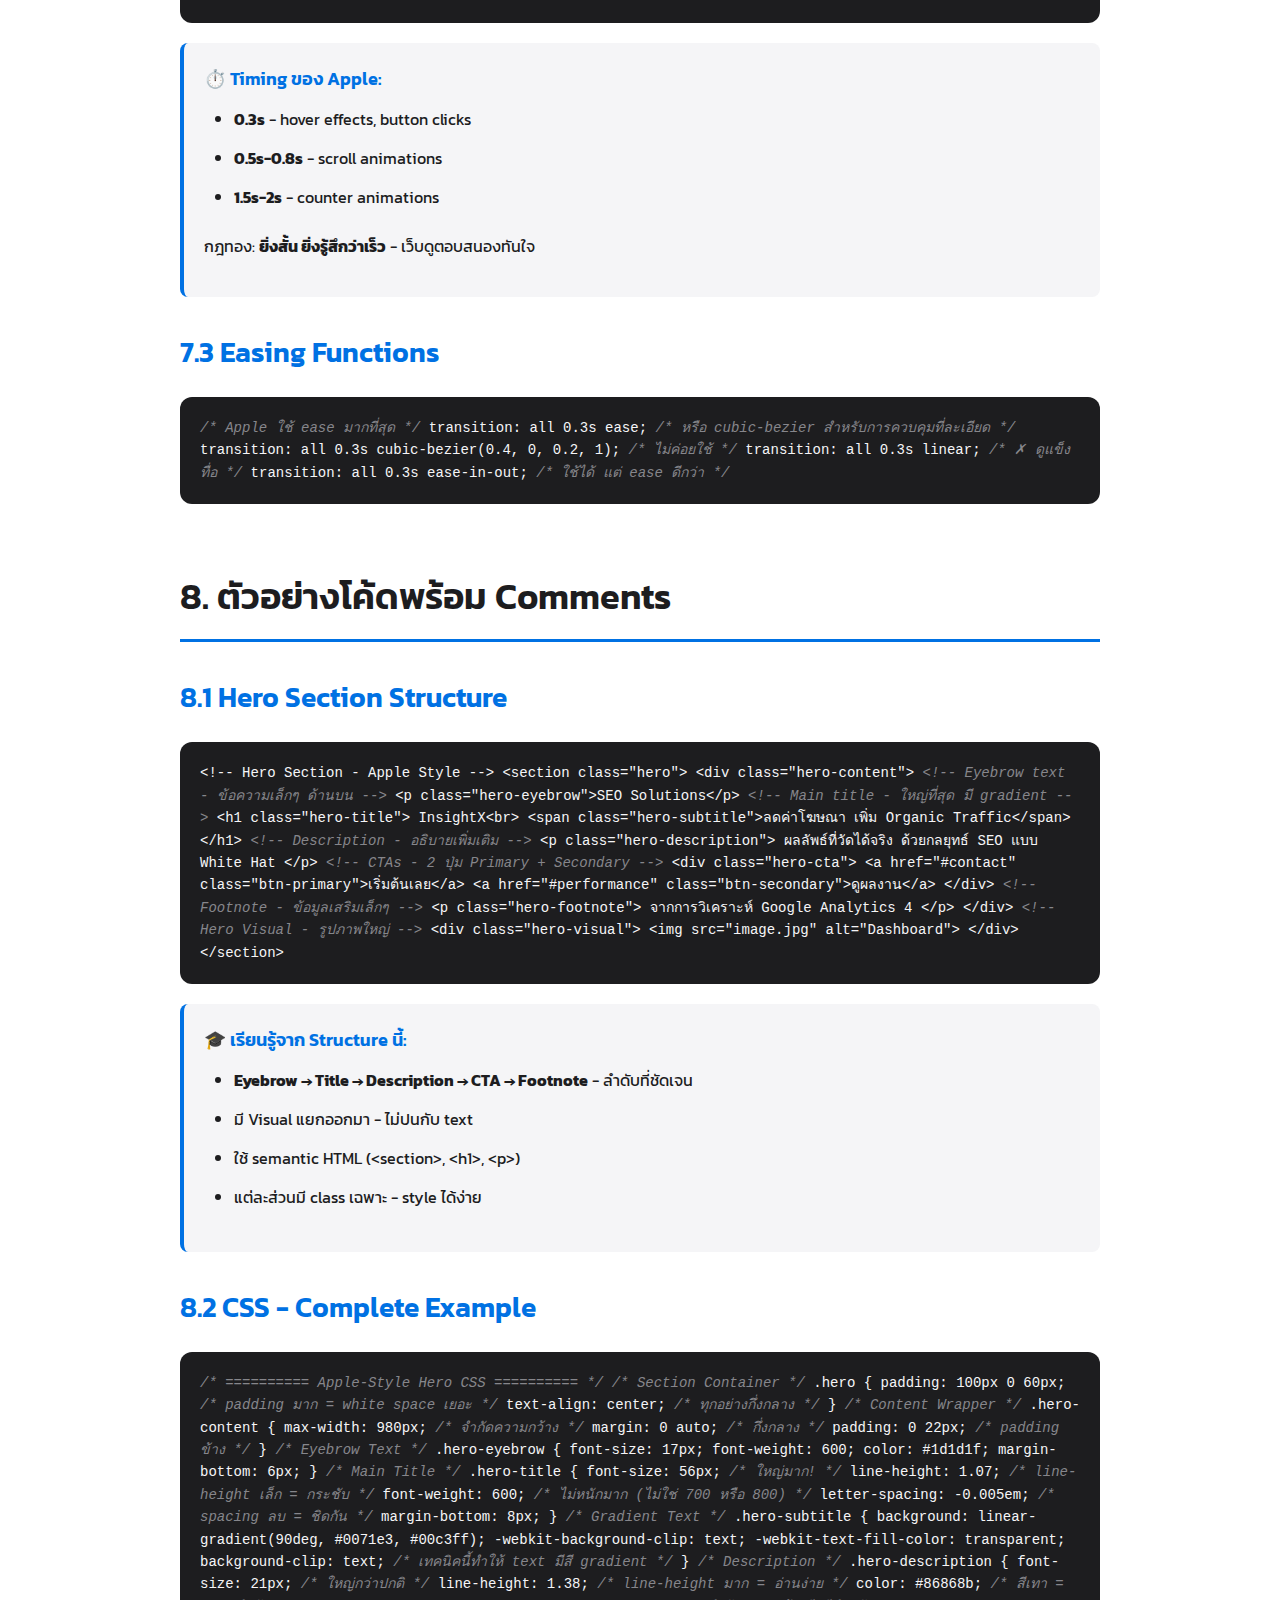
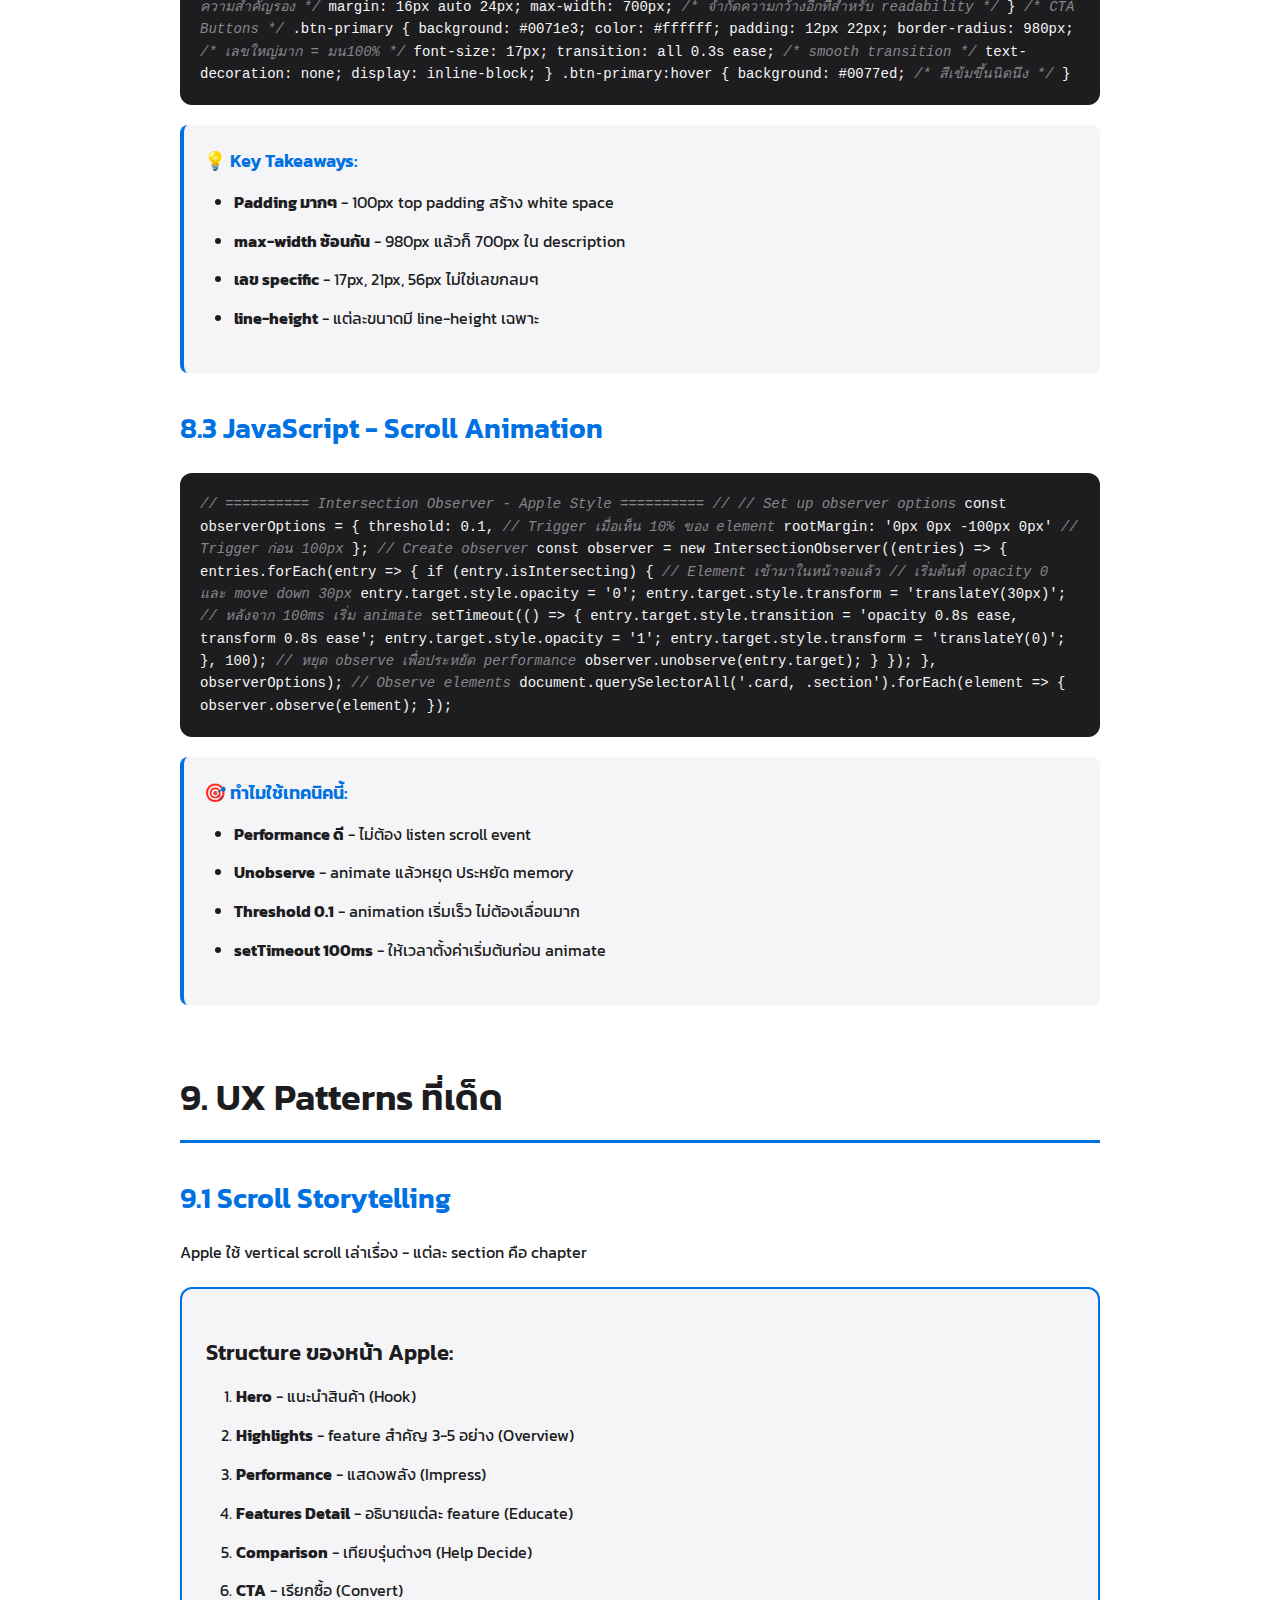
<file: reccommend-style2/Apple-Design-Learning-Guide.html>
<!DOCTYPE html>
<html lang="th">
<head>
    <meta charset="UTF-8">
    <meta name="viewport" content="width=device-width, initial-scale=1.0">
    <title>Apple Design Learning Guide - InsightX Study Document</title>
    <style>
        /* Print-friendly CSS for PDF conversion */
        @import url('https://fonts.googleapis.com/css2?family=Inter:wght@300;400;500;600;700&family=Kanit:wght@400;500;600;700&display=swap');

        * {
            margin: 0;
            padding: 0;
            box-sizing: border-box;
        }

        body {
            font-family: 'Kanit', 'Inter', sans-serif;
            line-height: 1.8;
            color: #1d1d1f;
            background: #ffffff;
            padding: 40px;
            max-width: 1000px;
            margin: 0 auto;
        }

        h1 {
            font-size: 48px;
            font-weight: 700;
            margin-bottom: 16px;
            background: linear-gradient(90deg, #0071e3, #00c3ff);
            -webkit-background-clip: text;
            -webkit-text-fill-color: transparent;
            background-clip: text;
        }

        h2 {
            font-size: 36px;
            font-weight: 600;
            margin: 40px 0 20px;
            color: #1d1d1f;
            border-bottom: 3px solid #0071e3;
            padding-bottom: 10px;
        }

        h3 {
            font-size: 28px;
            font-weight: 600;
            margin: 30px 0 15px;
            color: #0071e3;
        }

        h4 {
            font-size: 22px;
            font-weight: 600;
            margin: 20px 0 10px;
            color: #1d1d1f;
        }

        p {
            margin-bottom: 16px;
            font-size: 16px;
            line-height: 1.8;
        }

        .cover {
            text-align: center;
            padding: 100px 0;
            background: linear-gradient(135deg, #f5f5f7 0%, #e8e8ed 100%);
            border-radius: 20px;
            margin-bottom: 60px;
        }

        .cover h1 {
            font-size: 64px;
            margin-bottom: 20px;
        }

        .cover .subtitle {
            font-size: 28px;
            color: #86868b;
            margin-bottom: 10px;
        }

        .cover .author {
            font-size: 18px;
            color: #86868b;
            margin-top: 40px;
        }

        .section {
            margin-bottom: 60px;
            page-break-inside: avoid;
        }

        .comment {
            background: #f5f5f7;
            border-left: 4px solid #0071e3;
            padding: 20px;
            margin: 20px 0;
            border-radius: 8px;
        }

        .comment-title {
            font-weight: 600;
            color: #0071e3;
            margin-bottom: 10px;
            font-size: 18px;
        }

        .code-block {
            background: #1d1d1f;
            color: #f5f5f7;
            padding: 20px;
            border-radius: 12px;
            margin: 20px 0;
            font-family: 'Monaco', 'Courier New', monospace;
            font-size: 14px;
            line-height: 1.6;
            overflow-x: auto;
        }

        .code-comment {
            color: #86868b;
            font-style: italic;
        }

        .highlight {
            background: #fff3cd;
            padding: 2px 8px;
            border-radius: 4px;
            font-weight: 600;
        }

        .example-box {
            border: 2px solid #0071e3;
            border-radius: 12px;
            padding: 24px;
            margin: 20px 0;
            background: #f5f5f7;
        }

        .do-dont {
            display: grid;
            grid-template-columns: 1fr 1fr;
            gap: 20px;
            margin: 20px 0;
        }

        .do {
            background: #d4edda;
            padding: 20px;
            border-radius: 8px;
            border-left: 4px solid #28a745;
        }

        .dont {
            background: #f8d7da;
            padding: 20px;
            border-radius: 8px;
            border-left: 4px solid #dc3545;
        }

        .do h4::before {
            content: "✓ ";
            color: #28a745;
        }

        .dont h4::before {
            content: "✗ ";
            color: #dc3545;
        }

        ul, ol {
            margin-left: 30px;
            margin-bottom: 20px;
        }

        li {
            margin-bottom: 10px;
            line-height: 1.8;
        }

        .stats-box {
            background: linear-gradient(135deg, #0071e3 0%, #00c3ff 100%);
            color: white;
            padding: 30px;
            border-radius: 12px;
            margin: 20px 0;
            text-align: center;
        }

        .stats-box h3 {
            color: white;
            font-size: 48px;
            margin-bottom: 10px;
        }

        table {
            width: 100%;
            border-collapse: collapse;
            margin: 20px 0;
        }

        th, td {
            border: 1px solid #e8e8ed;
            padding: 12px;
            text-align: left;
        }

        th {
            background: #f5f5f7;
            font-weight: 600;
        }

        .toc {
            background: #f5f5f7;
            padding: 30px;
            border-radius: 12px;
            margin: 40px 0;
        }

        .toc h2 {
            border: none;
            margin-top: 0;
        }

        .toc ul {
            list-style: none;
            margin-left: 0;
        }

        .toc li {
            margin-bottom: 8px;
        }

        .toc a {
            color: #0071e3;
            text-decoration: none;
            font-size: 18px;
        }

        .toc a:hover {
            text-decoration: underline;
        }

        @media print {
            body {
                padding: 20px;
            }

            .section {
                page-break-inside: avoid;
            }

            h2 {
                page-break-before: always;
            }

            h2:first-of-type {
                page-break-before: avoid;
            }
        }

        .visual-example {
            background: white;
            padding: 40px;
            border-radius: 12px;
            box-shadow: 0 4px 24px rgba(0, 0, 0, 0.12);
            margin: 30px 0;
            text-align: center;
        }

        .footer-note {
            text-align: center;
            padding: 40px;
            background: #f5f5f7;
            border-radius: 12px;
            margin-top: 60px;
            font-size: 14px;
            color: #86868b;
        }
    </style>
</head>
<body>
    <!-- Cover Page -->
    <div class="cover">
        <h1>🍎 Apple Design<br>Learning Guide</h1>
        <p class="subtitle">การวิเคราะห์และเรียนรู้การออกแบบจาก Apple</p>
        <p class="subtitle">สำหรับ InsightX Project</p>
        <p class="author">Created for Educational Purposes<br>December 2024</p>
    </div>

    <!-- Table of Contents -->
    <div class="toc">
        <h2>📑 สารบัญ</h2>
        <ul>
            <li><a href="#intro">1. บทนำ - ทำไมต้องเรียนรู้จาก Apple</a></li>
            <li><a href="#design-principles">2. หลักการออกแบบของ Apple (Design Principles)</a></li>
            <li><a href="#typography">3. Typography - การใช้ตัวอักษร</a></li>
            <li><a href="#color">4. Color Scheme - ระบบสี</a></li>
            <li><a href="#layout">5. Layout & White Space</a></li>
            <li><a href="#copywriting">6. Copywriting Techniques</a></li>
            <li><a href="#animations">7. Animations & Interactions</a></li>
            <li><a href="#code-examples">8. ตัวอย่างโค้ดพร้อม Comments</a></li>
            <li><a href="#ux-patterns">9. UX Patterns ที่เด็ด</a></li>
            <li><a href="#responsive">10. Responsive Design Strategy</a></li>
            <li><a href="#summary">11. สรุปและการนำไปใช้</a></li>
        </ul>
    </div>

    <!-- Section 1: Introduction -->
    <div class="section" id="intro">
        <h2>1. บทนำ - ทำไมต้องเรียนรู้จาก Apple?</h2>

        <p>Apple เป็นหนึ่งในบริษัทที่มีการออกแบบเว็บไซต์และ UI/UX ที่ดีที่สุดในโลก ทุกปีพวกเขาใช้งบประมาณหลายล้านดอลลาร์ในการวิจัยและพัฒนาการออกแบบ</p>

        <div class="comment">
            <div class="comment-title">💡 สิ่งที่ทำให้ Apple พิเศษ:</div>
            <ul>
                <li><strong>Minimalism</strong> - ลดทุกอย่างจนเหลือแต่สิ่งสำคัญ</li>
                <li><strong>Consistency</strong> - ทุกอย่างสอดคล้องกันทั้งระบบ</li>
                <li><strong>Quality</strong> - ใส่ใจในรายละเอียดทุกพิกเซล</li>
                <li><strong>User-Centric</strong> - คิดจากมุมของผู้ใช้เป็นหลัก</li>
            </ul>
        </div>

        <div class="stats-box">
            <h3>$274 Billion</h3>
            <p>มูลค่าแบรนด์ Apple ในปี 2024<br>มากที่สุดในโลก</p>
        </div>

        <p>เมื่อเราเรียนรู้จาก Apple เราไม่ได้ copy โค้ดของเขา แต่เราเรียนรู้ <span class="highlight">หลักการคิด</span> และ <span class="highlight">เทคนิคการออกแบบ</span> ที่ทำให้เว็บไซต์ดูดีและใช้งานง่าย</p>
    </div>

    <!-- Section 2: Design Principles -->
    <div class="section" id="design-principles">
        <h2>2. หลักการออกแบบของ Apple (Design Principles)</h2>

        <h3>2.1 Minimalism - ลดทุกอย่างจนเหลือแค่สิ่งสำคัญ</h3>

        <p>Apple เชื่อว่า "Less is More" - ยิ่งมีน้อย ยิ่งดี</p>

        <div class="do-dont">
            <div class="do">
                <h4>DO - ทำแบบนี้</h4>
                <ul>
                    <li>ใช้สีไม่เกิน 3 สี</li>
                    <li>มี white space เยอะ</li>
                    <li>ข้อความสั้นกระชับ</li>
                    <li>แต่ละ section มี focus เดียว</li>
                </ul>
            </div>
            <div class="dont">
                <h4>DON'T - อย่าทำแบบนี้</h4>
                <ul>
                    <li>ใช้สีฉูดฉาดมากมาย</li>
                    <li>ยัดเยียดข้อมูลเต็มหน้า</li>
                    <li>มี element หลายอย่างในที่เดียว</li>
                    <li>ใช้ font หลายๆ แบบ</li>
                </ul>
            </div>
        </div>

        <div class="comment">
            <div class="comment-title">📝 Comment - เรียนรู้อะไรได้บ้าง:</div>
            <p><strong>Minimalism ไม่ใช่แค่ "ลด"</strong> - มันคือการเลือกว่าอะไรสำคัญจริงๆ และกล้าที่จะตัดสิ่งที่ไม่จำเป็นออก</p>
            <p>ในกรณีของ InsightX เราเรียนรู้ว่า:</p>
            <ul>
                <li>แทนที่จะใส่บริการ 10 อย่าง ใส่แค่ 4 อย่างหลักๆ</li>
                <li>แทนที่จะอธิบายยาว ใช้ตัวเลข "100%" ดูง่ายกว่า</li>
                <li>แทนที่จะมีหลายๆ CTA ใช้แค่ 2 ปุ่ม</li>
            </ul>
        </div>

        <h3>2.2 White Space - พื้นที่ว่างคือสิ่งสำคัญ</h3>

        <p>Apple ใช้ white space มากกว่าเว็บไซต์ทั่วไปถึง 2-3 เท่า</p>

        <div class="example-box">
            <h4>ตัวอย่างการใช้ White Space:</h4>
            <table>
                <tr>
                    <th>Element</th>
                    <th>Spacing (Apple)</th>
                    <th>Spacing (ทั่วไป)</th>
                </tr>
                <tr>
                    <td>Section Padding</td>
                    <td>100px - 120px</td>
                    <td>40px - 60px</td>
                </tr>
                <tr>
                    <td>Line Height</td>
                    <td>1.47 - 1.8</td>
                    <td>1.4 - 1.6</td>
                </tr>
                <tr>
                    <td>Paragraph Margin</td>
                    <td>24px - 32px</td>
                    <td>16px - 20px</td>
                </tr>
            </table>
        </div>

        <div class="comment">
            <div class="comment-title">💭 ทำไม White Space ถึงสำคัญ:</div>
            <ol>
                <li><strong>ให้ Content หายใจได้</strong> - ข้อความไม่ติดกัน อ่านง่ายขึ้น</li>
                <li><strong>สร้างความโดดเด่น</strong> - เมื่อรอบๆ มีพื้นที่ว่าง content ดูเด่นขึ้น</li>
                <li><strong>ดูหรูหรา</strong> - แบรนด์ luxury มักใช้ white space เยอะ</li>
                <li><strong>ลด Cognitive Load</strong> - สมองประมวลผลง่ายขึ้น</li>
            </ol>
        </div>

        <h3>2.3 Consistency - ความสม่ำเสมอ</h3>

        <p>ทุกอย่างใน Apple ต้องสอดคล้องกัน - สี, ขนาด, spacing, animation</p>

        <div class="code-block">
<span class="code-comment">/* CSS Variables ทำให้มั่นใจว่าทุกอย่างสม่ำเสมอ */</span>
:root {
    <span class="code-comment">/* สีที่ใช้ซ้ำไปทั้งเว็บ */</span>
    --apple-black: #1d1d1f;
    --apple-gray: #86868b;
    --apple-blue: #0071e3;

    <span class="code-comment">/* ขนาด font ที่กำหนดไว้ */</span>
    --font-size-hero: 56px;
    --font-size-heading: 48px;
    --font-size-body: 21px;

    <span class="code-comment">/* Spacing system */</span>
    --space-sm: 20px;
    --space-md: 40px;
    --space-lg: 80px;
    --space-xl: 120px;
}
        </div>

        <div class="comment">
            <div class="comment-title">🎯 สิ่งที่เรียนรู้:</div>
            <p>การใช้ CSS Variables ช่วยให้:</p>
            <ul>
                <li>เปลี่ยนสีทีเดียวได้ทั้งเว็บ</li>
                <li>ปรับ spacing ง่ายขึ้น</li>
                <li>ทีมทำงานร่วมกันได้ดีขึ้น (รู้ว่าใช้ค่าอะไร)</li>
                <li>Maintain ง่าย</li>
            </ul>
        </div>
    </div>

    <!-- Section 3: Typography -->
    <div class="section" id="typography">
        <h2>3. Typography - การใช้ตัวอักษร</h2>

        <h3>3.1 Font Family</h3>

        <p>Apple ใช้ฟอนต์ <strong>San Francisco</strong> (ที่พัฒนาเอง) แต่เราใช้ <strong>Inter</strong> ซึ่งคล้ายกันมาก</p>

        <div class="visual-example">
            <h1 style="font-size: 56px; font-weight: 600; margin-bottom: 16px;">InsightX</h1>
            <p style="font-size: 21px; color: #86868b;">ตัวอักษรใหญ่ นน่ำหนักไม่หนักเกิน อ่านง่าย</p>
        </div>

        <h3>3.2 Type Scale - ขนาดตัวอักษร</h3>

        <div class="example-box">
            <h4>Apple Typography Scale:</h4>
            <table>
                <tr>
                    <th>Element</th>
                    <th>Font Size</th>
                    <th>Font Weight</th>
                    <th>Line Height</th>
                    <th>Letter Spacing</th>
                </tr>
                <tr>
                    <td>Hero Title</td>
                    <td>56px</td>
                    <td>600</td>
                    <td>1.07</td>
                    <td>-0.005em</td>
                </tr>
                <tr>
                    <td>Section Heading</td>
                    <td>48px</td>
                    <td>600</td>
                    <td>1.08</td>
                    <td>-0.003em</td>
                </tr>
                <tr>
                    <td>Feature Title</td>
                    <td>40px</td>
                    <td>600</td>
                    <td>1.1</td>
                    <td>0</td>
                </tr>
                <tr>
                    <td>Body Text</td>
                    <td>21px</td>
                    <td>400</td>
                    <td>1.38</td>
                    <td>0.011em</td>
                </tr>
                <tr>
                    <td>Caption</td>
                    <td>17px</td>
                    <td>400</td>
                    <td>1.47</td>
                    <td>-0.022em</td>
                </tr>
                <tr>
                    <td>Small Text</td>
                    <td>12px</td>
                    <td>400</td>
                    <td>1.33</td>
                    <td>-0.01em</td>
                </tr>
            </table>
        </div>

        <div class="comment">
            <div class="comment-title">📐 สังเกตเห็นอะไรบ้าง:</div>
            <ul>
                <li><strong>ตัวอักษรใหญ่มาก</strong> - Hero 56px ใหญ่กว่าเว็บทั่วไป (32-40px)</li>
                <li><strong>Body text ใหญ่</strong> - 21px ทำให้อ่านง่าย (ปกติใช้ 16px)</li>
                <li><strong>Letter spacing เป็นลบ</strong> - ตัวใหญ่ใช้ spacing ลบเพื่อให้ดูกระชับ</li>
                <li><strong>Line height เยอะ</strong> - 1.47 ทำให้ข้อความไม่ติดกัน</li>
            </ul>
        </div>

        <h3>3.3 Hierarchy - ลำดับความสำคัญ</h3>

        <p>Apple สร้าง hierarchy ชัดเจนมากด้วยวิธีนี้:</p>

        <div class="code-block">
<span class="code-comment">/* Hero - ดึงดูดความสนใจก่อน */</span>
.hero-title {
    font-size: 56px;
    font-weight: 600;
    <span class="code-comment">/* ใหญ่มาก สายตาไปที่นี่ก่อน */</span>
}

<span class="code-comment">/* Description - อ่านต่อ */</span>
.hero-description {
    font-size: 21px;
    font-weight: 400;
    color: #86868b;  <span class="code-comment">/* สีเทา = ความสำคัญรอง */</span>
}

<span class="code-comment">/* Caption - อ่านสุดท้าย */</span>
.hero-footnote {
    font-size: 12px;
    color: #86868b;
    <span class="code-comment">/* เล็กที่สุด = ข้อมูลเสริม */</span>
}
        </div>

        <div class="comment">
            <div class="comment-title">🎓 Lesson Learned:</div>
            <p><strong>Hierarchy ทำด้วย 3 วิธี:</strong></p>
            <ol>
                <li><strong>Size</strong> - ใหญ่ = สำคัญ</li>
                <li><strong>Weight</strong> - หนา = เด่น</li>
                <li><strong>Color</strong> - ดำ = สำคัญ, เทา = รอง</li>
            </ol>
            <p>ไม่จำเป็นต้องใช้ทั้ง 3 วิธี ใช้ 2 วิธีก็พอ (ตัวอย่าง: ขนาด + สี)</p>
        </div>
    </div>

    <!-- Section 4: Color Scheme -->
    <div class="section" id="color">
        <h2>4. Color Scheme - ระบบสี</h2>

        <h3>4.1 Apple's Color Palette</h3>

        <p>Apple ใช้สีน้อยมาก แต่ใช้เป็น</p>

        <div class="example-box">
            <h4>สีหลักที่ Apple ใช้:</h4>
            <div style="display: grid; grid-template-columns: repeat(3, 1fr); gap: 20px; margin-top: 20px;">
                <div style="text-align: center;">
                    <div style="width: 100%; height: 100px; background: #1d1d1f; border-radius: 8px; margin-bottom: 10px;"></div>
                    <strong>#1d1d1f</strong><br>
                    <small>Apple Black</small>
                </div>
                <div style="text-align: center;">
                    <div style="width: 100%; height: 100px; background: #86868b; border-radius: 8px; margin-bottom: 10px;"></div>
                    <strong>#86868b</strong><br>
                    <small>Apple Gray</small>
                </div>
                <div style="text-align: center;">
                    <div style="width: 100%; height: 100px; background: #f5f5f7; border-radius: 8px; margin-bottom: 10px;"></div>
                    <strong>#f5f5f7</strong><br>
                    <small>Apple Light Gray</small>
                </div>
                <div style="text-align: center;">
                    <div style="width: 100%; height: 100px; background: #ffffff; border-radius: 8px; margin-bottom: 10px; border: 1px solid #e8e8ed;"></div>
                    <strong>#ffffff</strong><br>
                    <small>White</small>
                </div>
                <div style="text-align: center;">
                    <div style="width: 100%; height: 100px; background: #0071e3; border-radius: 8px; margin-bottom: 10px;"></div>
                    <strong>#0071e3</strong><br>
                    <small>Apple Blue</small>
                </div>
                <div style="text-align: center;">
                    <div style="width: 100%; height: 100px; background: linear-gradient(90deg, #0071e3, #00c3ff); border-radius: 8px; margin-bottom: 10px;"></div>
                    <strong>Gradient</strong><br>
                    <small>Blue to Cyan</small>
                </div>
            </div>
        </div>

        <h3>4.2 การใช้สีอย่างมีกลยุทธ์</h3>

        <div class="comment">
            <div class="comment-title">🎨 กลยุทธ์การใช้สีของ Apple:</div>
            <ul>
                <li><strong>Black (#1d1d1f)</strong> - ใช้กับข้อความหลัก, heading</li>
                <li><strong>Gray (#86868b)</strong> - ใช้กับข้อความรอง, description</li>
                <li><strong>Light Gray (#f5f5f7)</strong> - ใช้เป็นพื้นหลัง section สลับกับ white</li>
                <li><strong>White</strong> - พื้นหลังหลัก</li>
                <li><strong>Blue (#0071e3)</strong> - ใช้เฉพาะ CTA, links, และจุดสำคัญ</li>
            </ul>
        </div>

        <h3>4.3 Color Psychology</h3>

        <div class="do-dont">
            <div class="do">
                <h4>ทำไมใช้สีน้อย</h4>
                <ul>
                    <li>Focus ไปที่ content ไม่ใช่สี</li>
                    <li>ดูมีคลาส (high-end)</li>
                    <li>ไม่กวนสายตา</li>
                    <li>Blue โดดเด่นขึ้น</li>
                </ul>
            </div>
            <div class="dont">
                <h4>ผลของการใช้หลายสี</h4>
                <ul>
                    <li>สายตาไม่รู้จะไปไหน</li>
                    <li>ดูเหมือนเว็บถูก</li>
                    <li>CTA ไม่เด่น</li>
                    <li>ดู unprofessional</li>
                </ul>
            </div>
        </div>

        <div class="comment">
            <div class="comment-title">💡 Apply กับ InsightX:</div>
            <p>เราเรียนรู้ว่า:</p>
            <ul>
                <li>ใช้สีเทาแทนสีดำทั้งหมด (#1d1d1f แทน #000000) - ดูอ่อนตาขึ้น</li>
                <li>Blue ใช้เฉพาะปุ่ม CTA และตัวเลขสำคัญ</li>
                <li>Gradient ใช้เฉพาะ Hero และ highlight - ไม่ใช้เยอะ</li>
                <li>พื้นหลังสลับ white กับ light gray เพื่อแบ่ง section</li>
            </ul>
        </div>
    </div>

    <!-- Section 5: Layout & White Space -->
    <div class="section" id="layout">
        <h2>5. Layout & White Space</h2>

        <h3>5.1 Grid System</h3>

        <p>Apple ไม่ได้ใช้ 12-column grid แบบ Bootstrap แต่ใช้แบบยืดหยุ่นกว่า</p>

        <div class="code-block">
<span class="code-comment">/* Apple-style Layout */</span>
.section-content {
    max-width: 980px;     <span class="code-comment">/* จำกัดความกว้างเพื่อ readability */</span>
    margin: 0 auto;       <span class="code-comment">/* กึ่งกลางเสมอ */</span>
    padding: 0 22px;      <span class="code-comment">/* padding ข้าง 22px (เลขประหลาด แต่ Apple ใช้) */</span>
}

<span class="code-comment">/* ใช้ CSS Grid แบบง่าย */</span>
.highlights-grid {
    display: grid;
    grid-template-columns: repeat(2, 1fr);  <span class="code-comment">/* 2 columns เท่ากัน */</span>
    gap: 24px;            <span class="code-comment">/* ช่องว่างระหว่าง items */</span>
}
        </div>

        <div class="comment">
            <div class="comment-title">📏 ทำไมใช้ 980px:</div>
            <p>Apple เลือก 980px เพราะ:</p>
            <ul>
                <li>อ่านสบายที่สุดที่ 60-80 ตัวอักษรต่อบรรทัด</li>
                <li>ไม่กว้างเกิน - มือถือต้องเลื่อนน้อย</li>
                <li>ไม่แคบเกิน - desktop ใช้พื้นที่ได้ดี</li>
                <li>Sweet spot สำหรับ content-heavy pages</li>
            </ul>
        </div>

        <h3>5.2 Vertical Rhythm</h3>

        <p>ระยะห่างแนวตั้งสำคัญมากใน Apple design</p>

        <div class="example-box">
            <h4>Spacing Scale ของ Apple:</h4>
            <table>
                <tr>
                    <th>Size</th>
                    <th>Value</th>
                    <th>ใช้กับ</th>
                </tr>
                <tr>
                    <td>Extra Small</td>
                    <td>8px</td>
                    <td>ระหว่าง icon กับ text</td>
                </tr>
                <tr>
                    <td>Small</td>
                    <td>16px</td>
                    <td>ระหว่าง paragraph</td>
                </tr>
                <tr>
                    <td>Medium</td>
                    <td>24-32px</td>
                    <td>ระหว่าง heading กับ content</td>
                </tr>
                <tr>
                    <td>Large</td>
                    <td>40-60px</td>
                    <td>ระหว่าง subsections</td>
                </tr>
                <tr>
                    <td>Extra Large</td>
                    <td>80-120px</td>
                    <td>ระหว่าง major sections</td>
                </tr>
            </table>
        </div>

        <div class="comment">
            <div class="comment-title">🎯 Golden Rule:</div>
            <p><strong>ยิ่งแยกออกจากกันมาก = ยิ่งไม่เกี่ยวข้องกัน</strong></p>
            <p>Spacing บอกความสัมพันธ์:</p>
            <ul>
                <li>ใกล้กัน (16px) = เกี่ยวข้องกัน</li>
                <li>ห่างปานกลาง (40px) = เป็นหัวข้อย่อยใหม่</li>
                <li>ห่างมาก (100px) = เป็น section ใหม่</li>
            </ul>
        </div>
    </div>

    <!-- Section 6: Copywriting -->
    <div class="section" id="copywriting">
        <h2>6. Copywriting Techniques</h2>

        <h3>6.1 Headlines - หัวข้อที่ดี</h3>

        <div class="do-dont">
            <div class="do">
                <h4>Apple Style</h4>
                <p style="font-size: 24px; font-weight: 600; margin-bottom: 8px;">InsightX<br>ลดค่าโฆษณา เพิ่ม Organic Traffic</p>
                <p><small>✓ สั้น, ชัด, ตรงประเด็น</small></p>
            </div>
            <div class="dont">
                <h4>ทั่วไป</h4>
                <p style="font-size: 18px; margin-bottom: 8px;">InsightX คือบริษัทที่ให้บริการด้าน SEO และ Digital Marketing ที่จะช่วยให้ธุรกิจของคุณเติบโต</p>
                <p><small>✗ ยาว, ไม่ชัด, ไม่มี impact</small></p>
            </div>
        </div>

        <h3>6.2 Formula ที่ Apple ใช้</h3>

        <div class="example-box">
            <h4>Product/Service Name + Benefit Statement</h4>
            <p>ตัวอย่าง:</p>
            <ul>
                <li><strong>"MacBook Pro. Supercharged by M5."</strong></li>
                <li><strong>"iPhone 16. Built for Apple Intelligence."</strong></li>
                <li><strong>"InsightX. ลดค่าโฆษณา เพิ่ม Organic Traffic."</strong></li>
            </ul>
        </div>

        <h3>6.3 Body Copy - เนื้อหาหลัก</h3>

        <div class="comment">
            <div class="comment-title">✍️ กฎของ Apple Copy:</div>
            <ol>
                <li><strong>ใช้ประโยคสั้น</strong> - 10-15 คำต่อประโยค</li>
                <li><strong>Avoid jargon</strong> - พูดให้คนทั่วไปเข้าใจ</li>
                <li><strong>Focus on benefits</strong> - ไม่ใช่ features</li>
                <li><strong>Use numbers</strong> - ตัวเลขดึงดูดสายตา</li>
                <li><strong>Active voice</strong> - ใช้กริยาที่มีพลัง</li>
            </ol>
        </div>

        <div class="do-dont">
            <div class="do">
                <h4>Apple Way</h4>
                <p>"เพิ่ม Conversion ได้ถึง <strong>100%</strong> ภายใน <strong>6 เดือน</strong>"</p>
                <p><small>✓ มีตัวเลข, ชัดเจน, มี impact</small></p>
            </div>
            <div class="dont">
                <h4>ทั่วไป</h4>
                <p>"เราสามารถช่วยเพิ่ม conversion rate ของคุณได้อย่างมากหลังจากที่ทำ SEO ไปสักระยะหนึ่ง"</p>
                <p><small>✗ คลุมเครือ, ไม่มีตัวเลข, ไม่ชัด</small></p>
            </div>
        </div>

        <h3>6.4 Call-to-Action (CTA)</h3>

        <div class="example-box">
            <h4>Apple's CTA Strategy:</h4>
            <table>
                <tr>
                    <th>Type</th>
                    <th>Text</th>
                    <th>Style</th>
                </tr>
                <tr>
                    <td>Primary CTA</td>
                    <td>"Buy" / "เริ่มต้นเลย"</td>
                    <td>สีน้ำเงิน, ปุ่มเด่น</td>
                </tr>
                <tr>
                    <td>Secondary CTA</td>
                    <td>"Learn more" / "ดูเพิ่มเติม"</td>
                    <td>สีน้ำเงิน, แต่ไม่มีพื้นหลัง</td>
                </tr>
            </table>
        </div>

        <div class="comment">
            <div class="comment-title">💡 CTA Best Practices:</div>
            <ul>
                <li><strong>ใช้กริยา</strong> - "เริ่มต้น", "ดู", "ซื้อ" (ไม่ใช่ "คลิกที่นี่")</li>
                <li><strong>สั้นกระชับ</strong> - 1-3 คำ</li>
                <li><strong>ชัดเจน</strong> - รู้ว่าจะได้อะไร</li>
                <li><strong>เด่นชัด</strong> - สีตัดกับพื้นหลัง</li>
            </ul>
        </div>
    </div>

    <!-- Section 7: Animations -->
    <div class="section" id="animations">
        <h2>7. Animations & Interactions</h2>

        <h3>7.1 Scroll Animations</h3>

        <p>Apple ใช้ scroll animations แบบ subtle มาก - ไม่ฉูดฉาด</p>

        <div class="code-block">
<span class="code-comment">/* Intersection Observer - เทคนิคหลักของ Apple */</span>
const observer = new IntersectionObserver((entries) => {
    entries.forEach(entry => {
        if (entry.isIntersecting) {
            <span class="code-comment">// เมื่อ element เข้ามาในหน้าจอ</span>
            entry.target.style.opacity = '1';
            entry.target.style.transform = 'translateY(0)';
            <span class="code-comment">// แล้วหยุด observe เพื่อประหยัด performance</span>
            observer.unobserve(entry.target);
        }
    });
}, {
    threshold: 0.1,  <span class="code-comment">// trigger เมื่อเห็น 10% ของ element</span>
});
        </div>

        <h3>7.2 Hover Effects</h3>

        <div class="code-block">
<span class="code-comment">/* Apple-style hover - subtle มาก */</span>
.card {
    transition: all 0.3s ease;  <span class="code-comment">/* 0.3s = มาตรฐานของ Apple */</span>
}

.card:hover {
    transform: translateY(-4px);  <span class="code-comment">/* ยกขึ้นเล็กน้อย 4px เท่านั้น */</span>
    box-shadow: 0 10px 30px rgba(0, 0, 0, 0.12);  <span class="code-comment">/* เงาเบาๆ */</span>
}

<span class="code-comment">/* DON'T DO THIS - เกินไป */</span>
.card-bad:hover {
    transform: scale(1.2) rotate(5deg);  <span class="code-comment">/* ✗ มากเกินไป! */</span>
}
        </div>

        <div class="comment">
            <div class="comment-title">⏱️ Timing ของ Apple:</div>
            <ul>
                <li><strong>0.3s</strong> - hover effects, button clicks</li>
                <li><strong>0.5s-0.8s</strong> - scroll animations</li>
                <li><strong>1.5s-2s</strong> - counter animations</li>
            </ul>
            <p>กฎทอง: <strong>ยิ่งสั้น ยิ่งรู้สึกว่าเร็ว</strong> - เว็บดูตอบสนองทันใจ</p>
        </div>

        <h3>7.3 Easing Functions</h3>

        <div class="code-block">
<span class="code-comment">/* Apple ใช้ ease มากที่สุด */</span>
transition: all 0.3s ease;

<span class="code-comment">/* หรือ cubic-bezier สำหรับการควบคุมที่ละเอียด */</span>
transition: all 0.3s cubic-bezier(0.4, 0, 0.2, 1);

<span class="code-comment">/* ไม่ค่อยใช้ */</span>
transition: all 0.3s linear;  <span class="code-comment">/* ✗ ดูแข็งทื่อ */</span>
transition: all 0.3s ease-in-out;  <span class="code-comment">/* ใช้ได้ แต่ ease ดีกว่า */</span>
        </div>
    </div>

    <!-- Section 8: Code Examples -->
    <div class="section" id="code-examples">
        <h2>8. ตัวอย่างโค้ดพร้อม Comments</h2>

        <h3>8.1 Hero Section Structure</h3>

        <div class="code-block">
&lt;!-- Hero Section - Apple Style --&gt;
&lt;section class="hero"&gt;
    &lt;div class="hero-content"&gt;
        <span class="code-comment">&lt;!-- Eyebrow text - ข้อความเล็กๆ ด้านบน --&gt;</span>
        &lt;p class="hero-eyebrow"&gt;SEO Solutions&lt;/p&gt;

        <span class="code-comment">&lt;!-- Main title - ใหญ่ที่สุด มี gradient --&gt;</span>
        &lt;h1 class="hero-title"&gt;
            InsightX&lt;br&gt;
            &lt;span class="hero-subtitle"&gt;ลดค่าโฆษณา เพิ่ม Organic Traffic&lt;/span&gt;
        &lt;/h1&gt;

        <span class="code-comment">&lt;!-- Description - อธิบายเพิ่มเติม --&gt;</span>
        &lt;p class="hero-description"&gt;
            ผลลัพธ์ที่วัดได้จริง ด้วยกลยุทธ์ SEO แบบ White Hat
        &lt;/p&gt;

        <span class="code-comment">&lt;!-- CTAs - 2 ปุ่ม Primary + Secondary --&gt;</span>
        &lt;div class="hero-cta"&gt;
            &lt;a href="#contact" class="btn-primary"&gt;เริ่มต้นเลย&lt;/a&gt;
            &lt;a href="#performance" class="btn-secondary"&gt;ดูผลงาน&lt;/a&gt;
        &lt;/div&gt;

        <span class="code-comment">&lt;!-- Footnote - ข้อมูลเสริมเล็กๆ --&gt;</span>
        &lt;p class="hero-footnote"&gt;
            จากการวิเคราะห์ Google Analytics 4
        &lt;/p&gt;
    &lt;/div&gt;

    <span class="code-comment">&lt;!-- Hero Visual - รูปภาพใหญ่ --&gt;</span>
    &lt;div class="hero-visual"&gt;
        &lt;img src="image.jpg" alt="Dashboard"&gt;
    &lt;/div&gt;
&lt;/section&gt;
        </div>

        <div class="comment">
            <div class="comment-title">🎓 เรียนรู้จาก Structure นี้:</div>
            <ul>
                <li><strong>Eyebrow → Title → Description → CTA → Footnote</strong> - ลำดับที่ชัดเจน</li>
                <li>มี Visual แยกออกมา - ไม่ปนกับ text</li>
                <li>ใช้ semantic HTML (&lt;section&gt;, &lt;h1&gt;, &lt;p&gt;)</li>
                <li>แต่ละส่วนมี class เฉพาะ - style ได้ง่าย</li>
            </ul>
        </div>

        <h3>8.2 CSS - Complete Example</h3>

        <div class="code-block">
<span class="code-comment">/* ========== Apple-Style Hero CSS ========== */</span>

<span class="code-comment">/* Section Container */</span>
.hero {
    padding: 100px 0 60px;  <span class="code-comment">/* padding มาก = white space เยอะ */</span>
    text-align: center;     <span class="code-comment">/* ทุกอย่างกึ่งกลาง */</span>
}

<span class="code-comment">/* Content Wrapper */</span>
.hero-content {
    max-width: 980px;       <span class="code-comment">/* จำกัดความกว้าง */</span>
    margin: 0 auto;         <span class="code-comment">/* กึ่งกลาง */</span>
    padding: 0 22px;        <span class="code-comment">/* padding ข้าง */</span>
}

<span class="code-comment">/* Eyebrow Text */</span>
.hero-eyebrow {
    font-size: 17px;
    font-weight: 600;
    color: #1d1d1f;
    margin-bottom: 6px;
}

<span class="code-comment">/* Main Title */</span>
.hero-title {
    font-size: 56px;        <span class="code-comment">/* ใหญ่มาก! */</span>
    line-height: 1.07;      <span class="code-comment">/* line-height เล็ก = กระชับ */</span>
    font-weight: 600;       <span class="code-comment">/* ไม่หนักมาก (ไม่ใช่ 700 หรือ 800) */</span>
    letter-spacing: -0.005em;  <span class="code-comment">/* spacing ลบ = ชิดกัน */</span>
    margin-bottom: 8px;
}

<span class="code-comment">/* Gradient Text */</span>
.hero-subtitle {
    background: linear-gradient(90deg, #0071e3, #00c3ff);
    -webkit-background-clip: text;
    -webkit-text-fill-color: transparent;
    background-clip: text;
    <span class="code-comment">/* เทคนิคนี้ทำให้ text มีสี gradient */</span>
}

<span class="code-comment">/* Description */</span>
.hero-description {
    font-size: 21px;        <span class="code-comment">/* ใหญ่กว่าปกติ */</span>
    line-height: 1.38;      <span class="code-comment">/* line-height มาก = อ่านง่าย */</span>
    color: #86868b;         <span class="code-comment">/* สีเทา = ความสำคัญรอง */</span>
    margin: 16px auto 24px;
    max-width: 700px;       <span class="code-comment">/* จำกัดความกว้างอีกทีสำหรับ readability */</span>
}

<span class="code-comment">/* CTA Buttons */</span>
.btn-primary {
    background: #0071e3;
    color: #ffffff;
    padding: 12px 22px;
    border-radius: 980px;   <span class="code-comment">/* เลขใหญ่มาก = มน100% */</span>
    font-size: 17px;
    transition: all 0.3s ease;  <span class="code-comment">/* smooth transition */</span>
    text-decoration: none;
    display: inline-block;
}

.btn-primary:hover {
    background: #0077ed;    <span class="code-comment">/* สีเข้มขึ้นนิดนึง */</span>
}
        </div>

        <div class="comment">
            <div class="comment-title">💡 Key Takeaways:</div>
            <ul>
                <li><strong>Padding มากๆ</strong> - 100px top padding สร้าง white space</li>
                <li><strong>max-width ซ้อนกัน</strong> - 980px แล้วก็ 700px ใน description</li>
                <li><strong>เลข specific</strong> - 17px, 21px, 56px ไม่ใช่เลขกลมๆ</li>
                <li><strong>line-height</strong> - แต่ละขนาดมี line-height เฉพาะ</li>
            </ul>
        </div>

        <h3>8.3 JavaScript - Scroll Animation</h3>

        <div class="code-block">
<span class="code-comment">// ========== Intersection Observer - Apple Style ========== //</span>

<span class="code-comment">// Set up observer options</span>
const observerOptions = {
    threshold: 0.1,     <span class="code-comment">// Trigger เมื่อเห็น 10% ของ element</span>
    rootMargin: '0px 0px -100px 0px'  <span class="code-comment">// Trigger ก่อน 100px</span>
};

<span class="code-comment">// Create observer</span>
const observer = new IntersectionObserver((entries) => {
    entries.forEach(entry => {
        if (entry.isIntersecting) {
            <span class="code-comment">// Element เข้ามาในหน้าจอแล้ว</span>

            <span class="code-comment">// เริ่มต้นที่ opacity 0 และ move down 30px</span>
            entry.target.style.opacity = '0';
            entry.target.style.transform = 'translateY(30px)';

            <span class="code-comment">// หลังจาก 100ms เริ่ม animate</span>
            setTimeout(() => {
                entry.target.style.transition = 'opacity 0.8s ease, transform 0.8s ease';
                entry.target.style.opacity = '1';
                entry.target.style.transform = 'translateY(0)';
            }, 100);

            <span class="code-comment">// หยุด observe เพื่อประหยัด performance</span>
            observer.unobserve(entry.target);
        }
    });
}, observerOptions);

<span class="code-comment">// Observe elements</span>
document.querySelectorAll('.card, .section').forEach(element => {
    observer.observe(element);
});
        </div>

        <div class="comment">
            <div class="comment-title">🎯 ทำไมใช้เทคนิคนี้:</div>
            <ul>
                <li><strong>Performance ดี</strong> - ไม่ต้อง listen scroll event</li>
                <li><strong>Unobserve</strong> - animate แล้วหยุด ประหยัด memory</li>
                <li><strong>Threshold 0.1</strong> - animation เริ่มเร็ว ไม่ต้องเลื่อนมาก</li>
                <li><strong>setTimeout 100ms</strong> - ให้เวลาตั้งค่าเริ่มต้นก่อน animate</li>
            </ul>
        </div>
    </div>

    <!-- Section 9: UX Patterns -->
    <div class="section" id="ux-patterns">
        <h2>9. UX Patterns ที่เด็ด</h2>

        <h3>9.1 Scroll Storytelling</h3>

        <p>Apple ใช้ vertical scroll เล่าเรื่อง - แต่ละ section คือ chapter</p>

        <div class="example-box">
            <h4>Structure ของหน้า Apple:</h4>
            <ol>
                <li><strong>Hero</strong> - แนะนำสินค้า (Hook)</li>
                <li><strong>Highlights</strong> - feature สำคัญ 3-5 อย่าง (Overview)</li>
                <li><strong>Performance</strong> - แสดงพลัง (Impress)</li>
                <li><strong>Features Detail</strong> - อธิบายแต่ละ feature (Educate)</li>
                <li><strong>Comparison</strong> - เทียบรุ่นต่างๆ (Help Decide)</li>
                <li><strong>CTA</strong> - เรียกซื้อ (Convert)</li>
            </ol>
        </div>

        <div class="comment">
            <div class="comment-title">📖 Storytelling Framework:</div>
            <p><strong>Hook → Overview → Impress → Educate → Compare → Convert</strong></p>
            <p>Apply กับ InsightX:</p>
            <ul>
                <li><strong>Hook</strong>: "ลดค่าโฆษณา" (pain point)</li>
                <li><strong>Overview</strong>: 4 จุดเด่น</li>
                <li><strong>Impress</strong>: "100% increase"</li>
                <li><strong>Educate</strong>: 4 services อธิบายละเอียด</li>
                <li><strong>Compare</strong>: Results vs SEM</li>
                <li><strong>Convert</strong>: "เริ่มต้นใช้งาน"</li>
            </ul>
        </div>

        <h3>9.2 Progressive Disclosure</h3>

        <p>แสดงข้อมูลทีละน้อย - ไม่ยัดเยียดทั้งหมดทีเดียว</p>

        <div class="do-dont">
            <div class="do">
                <h4>Apple Way</h4>
                <p>Section 1: ชื่อ + benefit<br>
                Section 2: รายละเอียดเพิ่ม<br>
                Section 3: ข้อมูลทางเทคนิค<br>
                Section 4: Specs เต็ม</p>
            </div>
            <div class="dont">
                <h4>ทั่วไป</h4>
                <p>ใส่ทุกอย่างในหน้าเดียว:<br>
                Specs, Features, Benefits, Price,<br>
                Comparison, Reviews<br>
                (overwhelming!)</p>
            </div>
        </div>

        <h3>9.3 Visual Hierarchy</h3>

        <div class="example-box">
            <h4>Apple's Visual Hierarchy Levels:</h4>
            <table>
                <tr>
                    <th>Level</th>
                    <th>Element</th>
                    <th>Size</th>
                    <th>Weight</th>
                    <th>Color</th>
                </tr>
                <tr>
                    <td>1 (สูงสุด)</td>
                    <td>Hero Title</td>
                    <td>56px</td>
                    <td>600</td>
                    <td>Black/Gradient</td>
                </tr>
                <tr>
                    <td>2</td>
                    <td>Section Heading</td>
                    <td>48px</td>
                    <td>600</td>
                    <td>Black</td>
                </tr>
                <tr>
                    <td>3</td>
                    <td>Eyebrow/CTA</td>
                    <td>17px</td>
                    <td>600</td>
                    <td>Black/Blue</td>
                </tr>
                <tr>
                    <td>4</td>
                    <td>Body Text</td>
                    <td>21px</td>
                    <td>400</td>
                    <td>Gray</td>
                </tr>
                <tr>
                    <td>5 (ต่ำสุด)</td>
                    <td>Caption</td>
                    <td>12px</td>
                    <td>400</td>
                    <td>Gray</td>
                </tr>
            </table>
        </div>
    </div>

    <!-- Section 10: Responsive Design -->
    <div class="section" id="responsive">
        <h2>10. Responsive Design Strategy</h2>

        <h3>10.1 Breakpoints</h3>

        <p>Apple ใช้ breakpoints แบบนี้:</p>

        <div class="code-block">
<span class="code-comment">/* Desktop First Approach */</span>

<span class="code-comment">/* Large Desktop: > 1068px (default styles) */</span>

<span class="code-comment">/* Small Desktop / Tablet: 734px - 1068px */</span>
@media (max-width: 1068px) {
    .hero-title { font-size: 48px; }
    .feature-section { grid-template-columns: 1fr; }
}

<span class="code-comment">/* Tablet / Mobile: < 734px */</span>
@media (max-width: 734px) {
    .hero-title { font-size: 32px; }
    .nav-links { display: none; }
    .highlights-grid { grid-template-columns: 1fr; }
}

<span class="code-comment">/* Small Mobile: < 375px */</span>
@media (max-width: 375px) {
    .hero-title { font-size: 28px; }
}
        </div>

        <div class="comment">
            <div class="comment-title">📱 ทำไมเลือก breakpoints เหล่านี้:</div>
            <ul>
                <li><strong>1068px</strong> - iPad Pro landscape (1024px) + padding</li>
                <li><strong>734px</strong> - iPad portrait (768px) ลบ padding</li>
                <li><strong>375px</strong> - iPhone standard width</li>
            </ul>
            <p>เลขไม่กลมเพราะ Apple คิดจากอุปกรณ์จริงๆ ไม่ใช่เลข bootstrap</p>
        </div>

        <h3>10.2 Mobile Optimization</h3>

        <div class="example-box">
            <h4>สิ่งที่เปลี่ยนใน Mobile:</h4>
            <ul>
                <li>📄 <strong>Typography</strong>: ลดขนาดลง 40-50%</li>
                <li>🎨 <strong>Layout</strong>: จาก 2 columns → 1 column</li>
                <li>📏 <strong>Spacing</strong>: ลดลงจาก 100px → 60px</li>
                <li>🔍 <strong>Navigation</strong>: ซ่อน nav links เหลือแค่ logo + CTA</li>
                <li>🖼️ <strong>Images</strong>: Full width แทน limited width</li>
                <li>👆 <strong>Buttons</strong>: ใหญ่ขึ้น (44px minimum touch target)</li>
            </ul>
        </div>
    </div>

    <!-- Section 11: Summary -->
    <div class="section" id="summary">
        <h2>11. สรุปและการนำไปใช้</h2>

        <h3>11.1 Core Principles (สรุป)</h3>

        <div class="stats-box">
            <h3>10 สิ่งที่เรียนรู้จาก Apple</h3>
        </div>

        <div style="display: grid; grid-template-columns: repeat(2, 1fr); gap: 20px;">
            <div class="example-box">
                <h4>1. Minimalism</h4>
                <p>ลดทุกอย่างจนเหลือแต่สิ่งสำคัญ</p>
            </div>
            <div class="example-box">
                <h4>2. White Space</h4>
                <p>ใช้พื้นที่ว่างมากๆ อย่างน้อย 2x ของปกติ</p>
            </div>
            <div class="example-box">
                <h4>3. Large Typography</h4>
                <p>ตัวอักษรใหญ่กว่าปกติ 30-50%</p>
            </div>
            <div class="example-box">
                <h4>4. Limited Colors</h4>
                <p>ใช้สีไม่เกิน 3-4 สี</p>
            </div>
            <div class="example-box">
                <h4>5. Subtle Animations</h4>
                <p>Animation เบาๆ 0.3s ease</p>
            </div>
            <div class="example-box">
                <h4>6. Clear Hierarchy</h4>
                <p>ลำดับความสำคัญชัดเจน</p>
            </div>
            <div class="example-box">
                <h4>7. Quality Images</h4>
                <p>รูปใหญ่ คมชัด สวยงาม</p>
            </div>
            <div class="example-box">
                <h4>8. Short Copy</h4>
                <p>ข้อความสั้น ชัด ตรงประเด็น</p>
            </div>
            <div class="example-box">
                <h4>9. Consistency</h4>
                <p>ทุกอย่างสอดคล้องกันทั้งระบบ</p>
            </div>
            <div class="example-box">
                <h4>10. User-First</h4>
                <p>คิดจากมุมผู้ใช้เป็นหลัก</p>
            </div>
        </div>

        <h3>11.2 Checklist สำหรับทุกโปรเจกต์</h3>

        <div class="example-box">
            <h4>✓ ก่อนเผยแพร่เว็บไซต์ ตรวจสอบสิ่งเหล่านี้:</h4>
            <ul>
                <li>☐ มี white space มากพอไหม? (padding อย่างน้อย 80px)</li>
                <li>☐ ตัวอักษรอ่านง่ายไหม? (font size อย่างน้อย 16px)</li>
                <li>☐ Hierarchy ชัดเจนไหม? (ขนาดแตกต่างกันชัด)</li>
                <li>☐ สีใช้น้อยพอไหม? (ไม่เกิน 4 สี)</li>
                <li>☐ Animation smooth ไหม? (0.3s ease)</li>
                <li>☐ Mobile responsive ไหม? (ทดสอบบนมือถือ)</li>
                <li>☐ CTA เด่นไหม? (สีตัดกับพื้นหลัง)</li>
                <li>☐ รูปภาพคมชัดไหม? (high quality)</li>
                <li>☐ โหลดเร็วไหม? (< 3 วินาที)</li>
                <li>☐ ทดสอบบน browser ต่างๆ แล้วไหม?</li>
            </ul>
        </div>

        <h3>11.3 การนำไปใช้กับ InsightX</h3>

        <div class="comment">
            <div class="comment-title">🎯 สิ่งที่เราทำได้แล้ว:</div>
            <ul>
                <li>✓ สร้างเว็บไซต์ที่เรียนรู้จาก Apple</li>
                <li>✓ ใช้เนื้อหาของ InsightX (ไม่ copy Apple)</li>
                <li>✓ เข้าใจหลักการออกแบบ</li>
                <li>✓ มี code examples ที่ใช้งานได้จริง</li>
                <li>✓ รู้ว่าแต่ละเทคนิคทำไมถึงใช้</li>
            </ul>
        </div>

        <div class="comment">
            <div class="comment-title">🚀 Next Steps:</div>
            <ol>
                <li>ศึกษาเอกสารนี้ซ้ำๆ</li>
                <li>ลองปรับแต่งโค้ดเอง</li>
                <li>Apply กับโปรเจกต์อื่นๆ</li>
                <li>ศึกษาเว็บไซต์ของ Apple เวอร์ชันใหม่ๆ</li>
                <li>Practice makes perfect!</li>
            </ol>
        </div>

        <div class="stats-box">
            <h3>🎓 จบการเรียนรู้</h3>
            <p>ขอบคุณที่อ่านจนจบ!<br>นำความรู้ไปใช้ให้เป็นประโยชน์นะครับ</p>
        </div>
    </div>

    <!-- Footer Note -->
    <div class="footer-note">
        <p><strong>📄 เอกสารนี้สร้างขึ้นเพื่อการศึกษา</strong></p>
        <p>วิเคราะห์และเรียนรู้จากการออกแบบของ Apple<br>
        สำหรับโปรเจกต์ InsightX - SEO & Digital Marketing Solutions</p>
        <p>Created: December 2024<br>
        สามารถพิมพ์เป็น PDF ได้โดยใช้ Print function ของ browser</p>
        <p style="margin-top: 20px; font-style: italic;">
            "Good design is obvious. Great design is transparent." - Joe Sparano
        </p>
    </div>

</body>
</html>
</file>
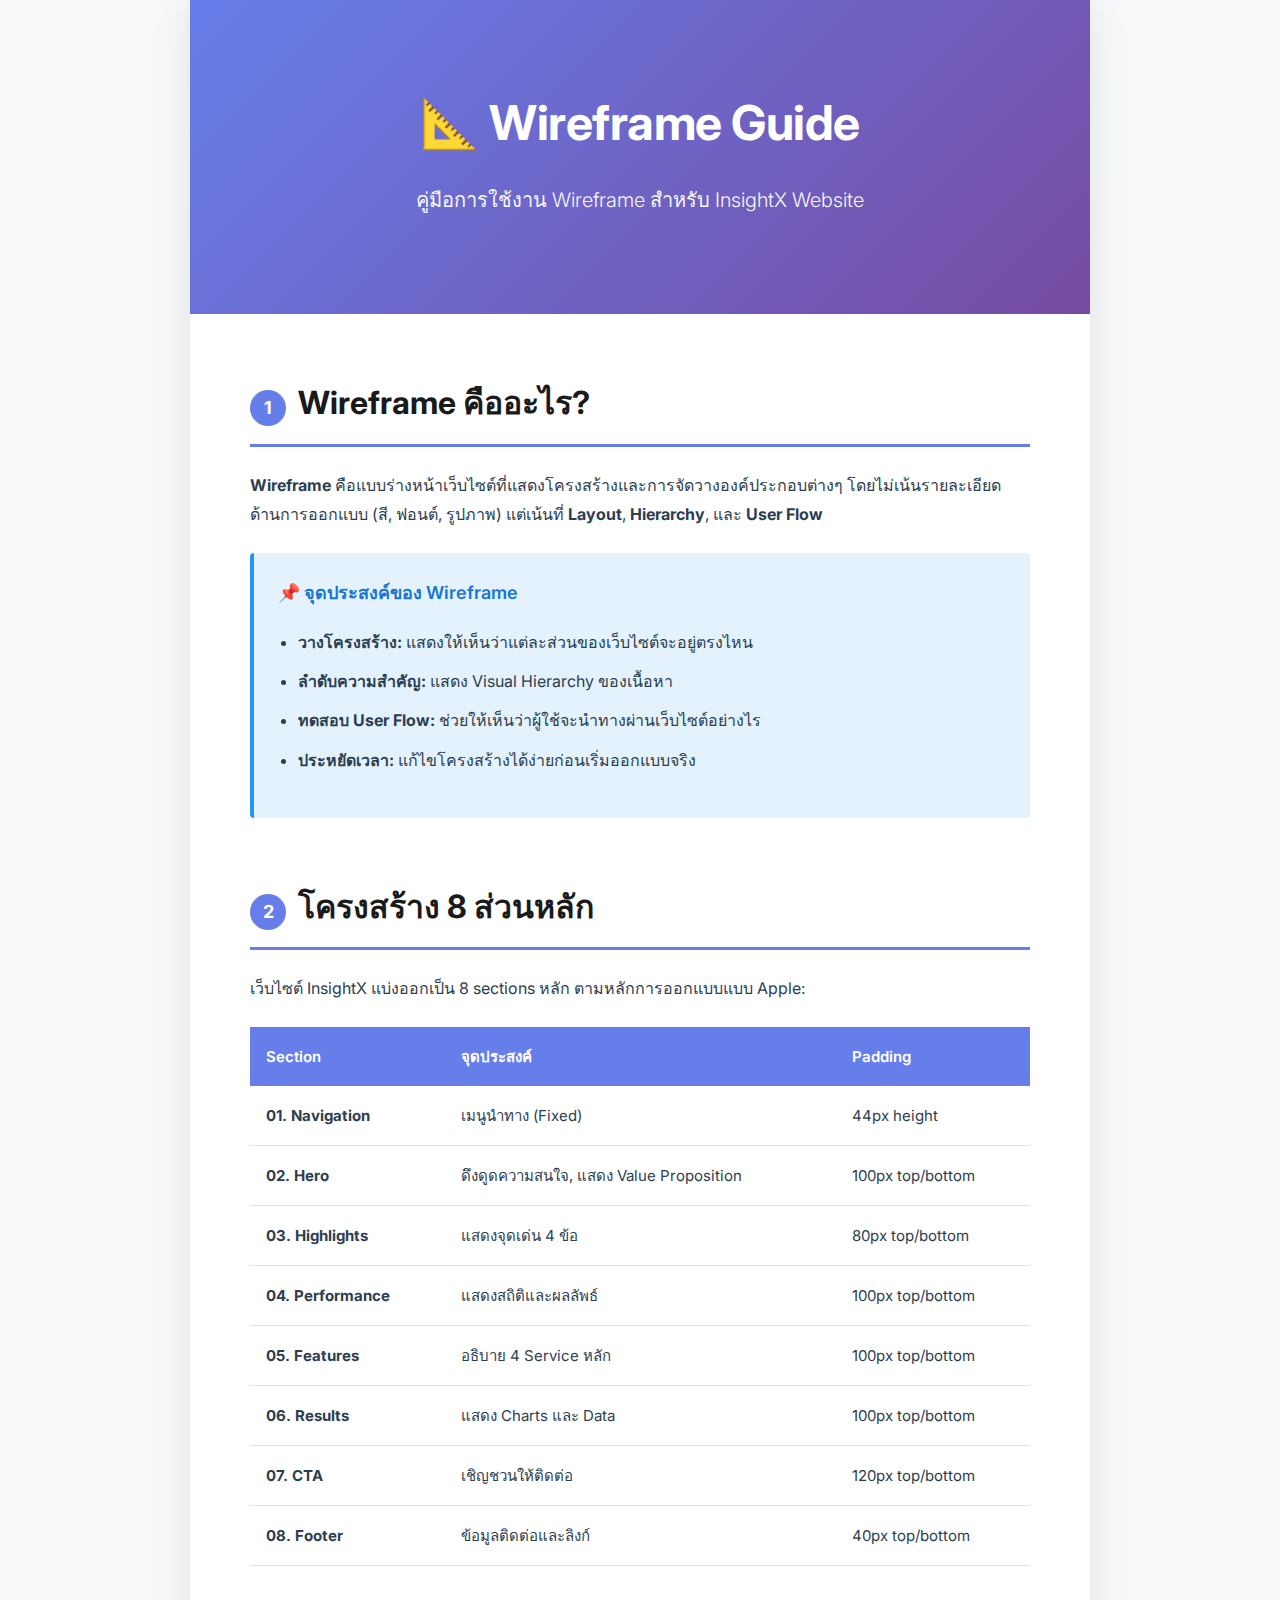
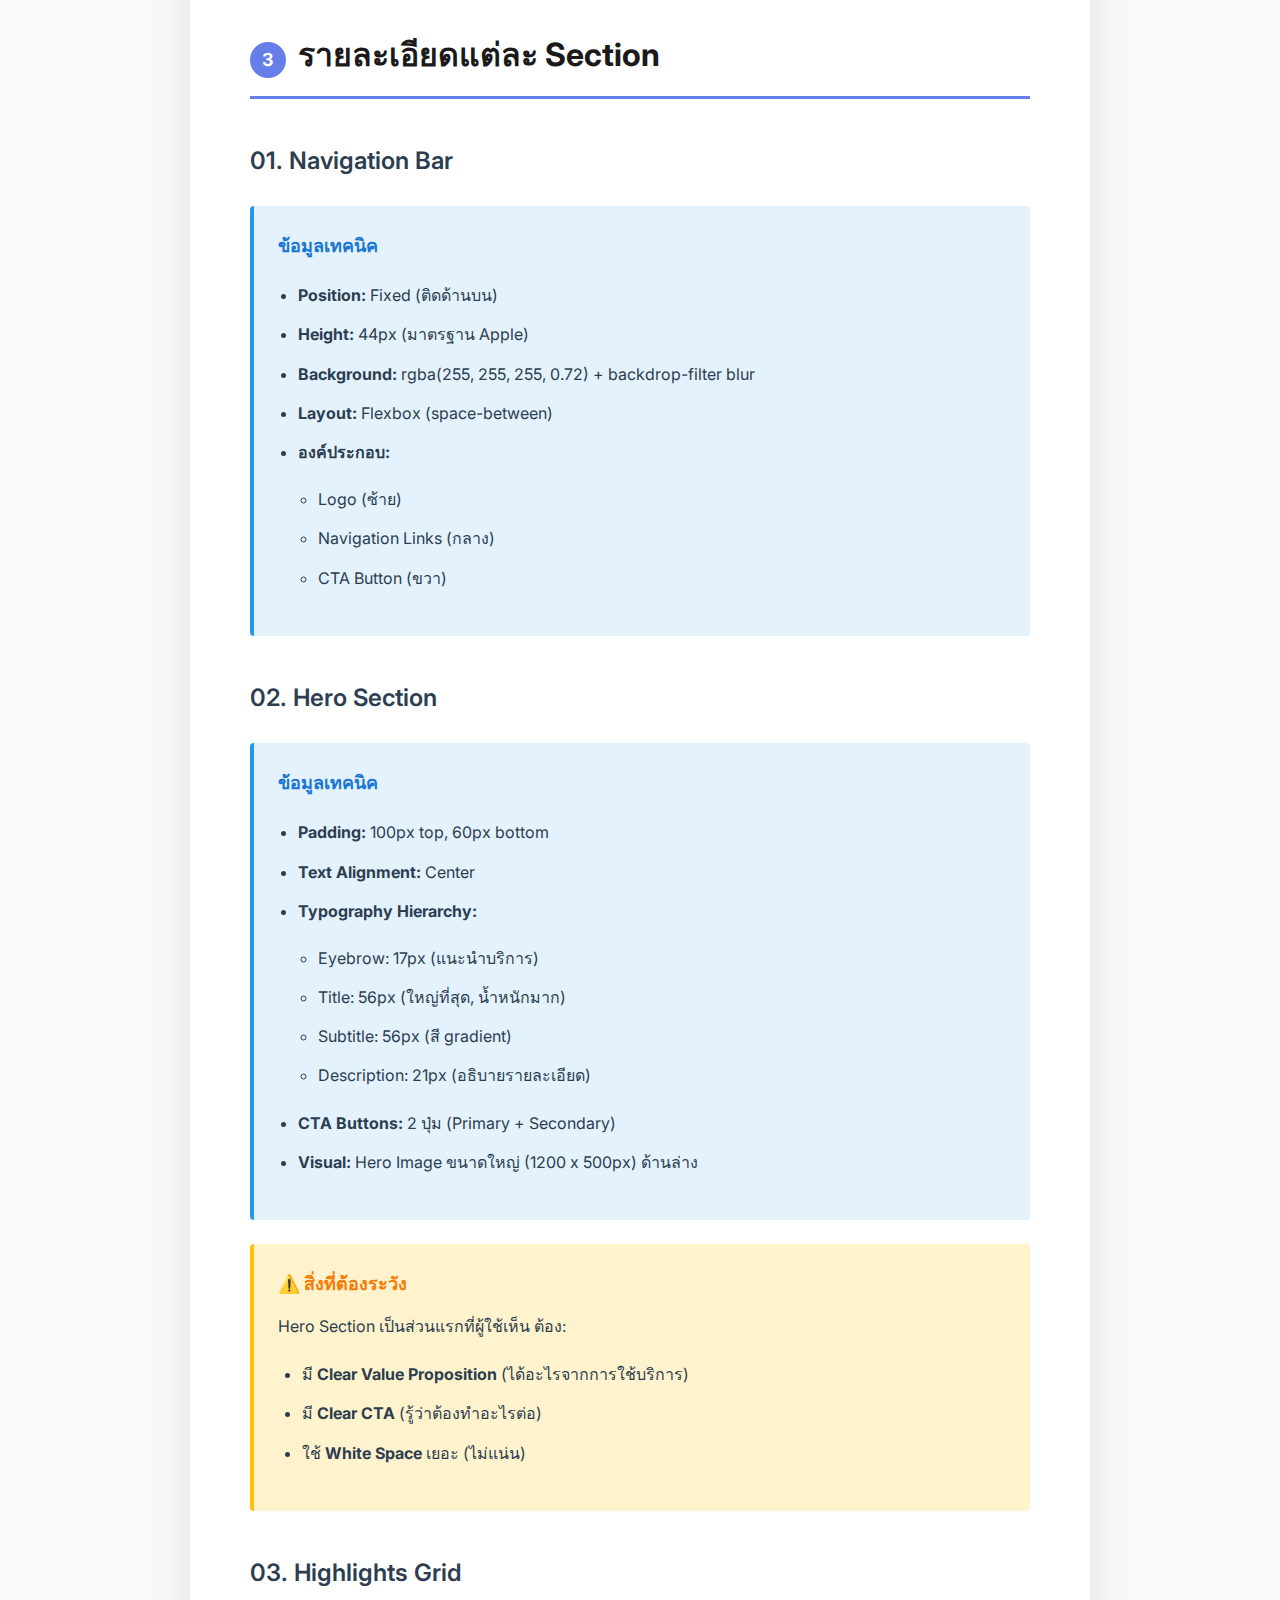
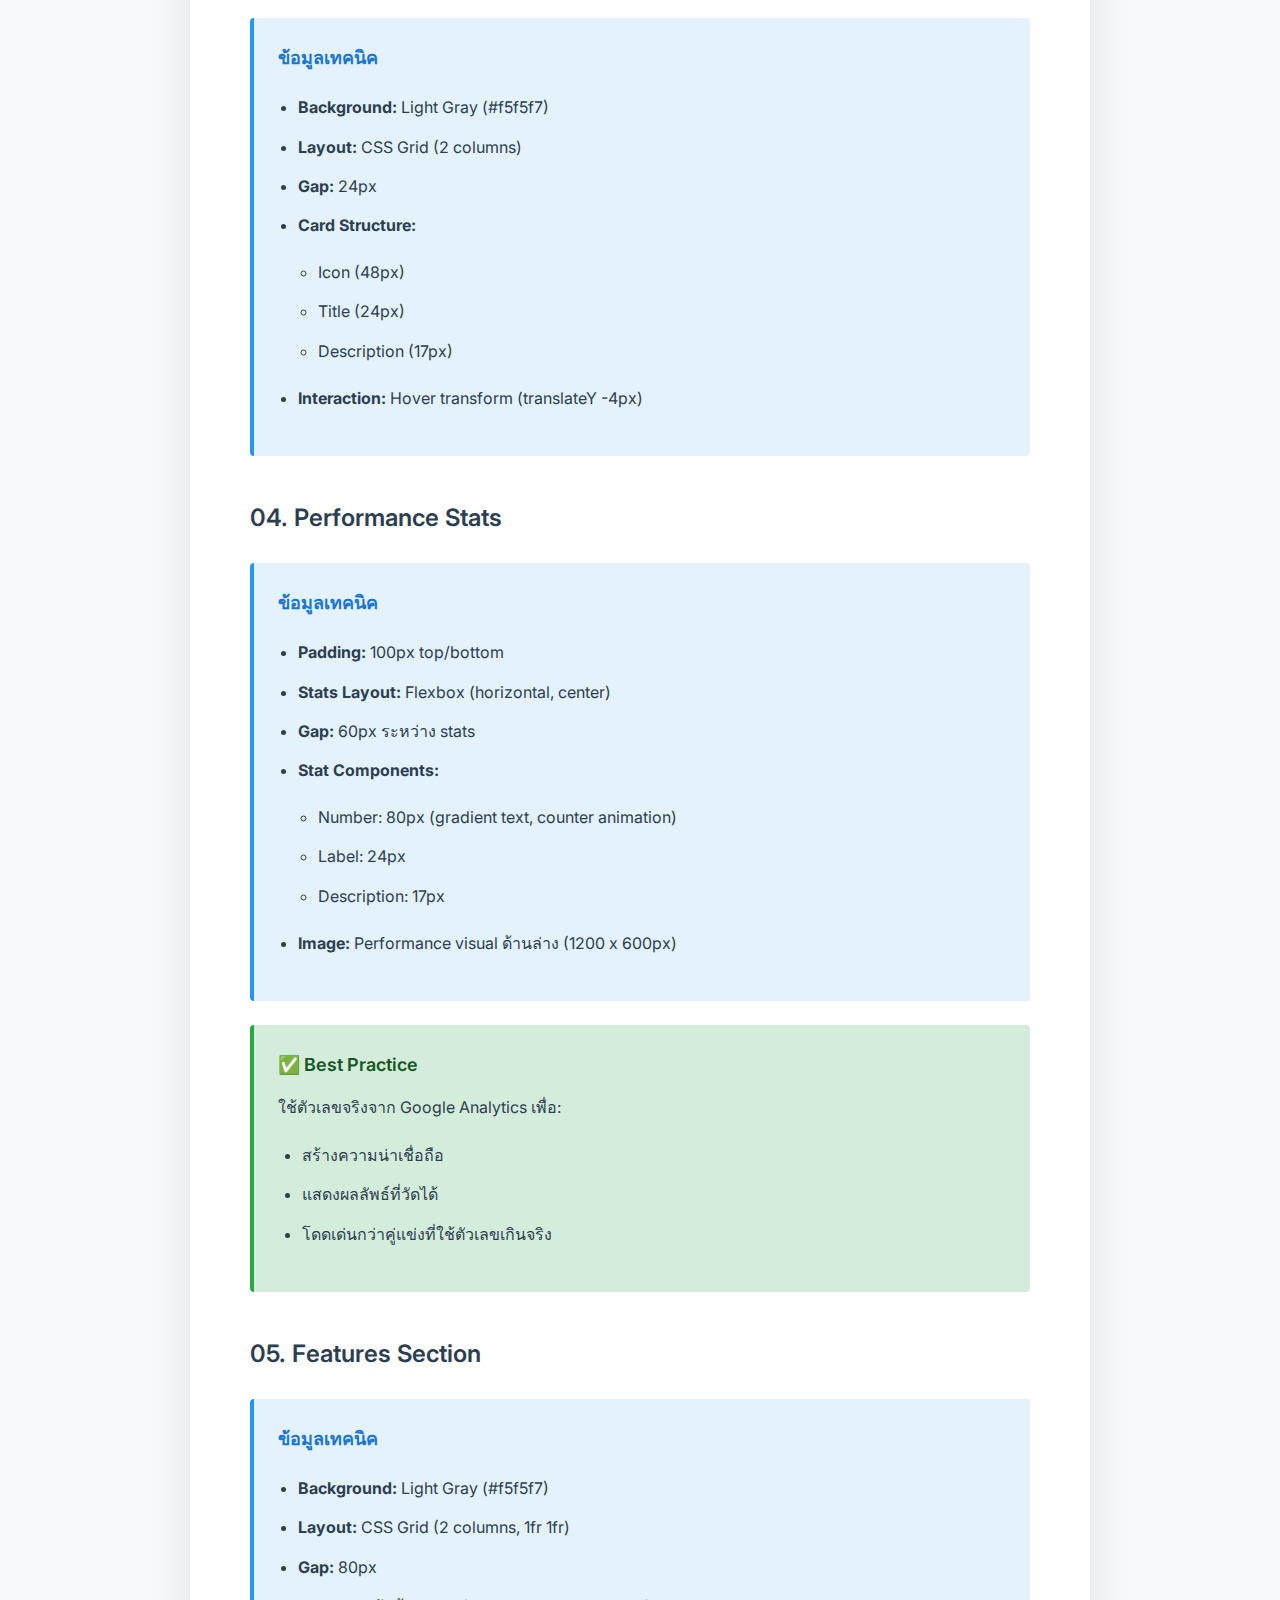
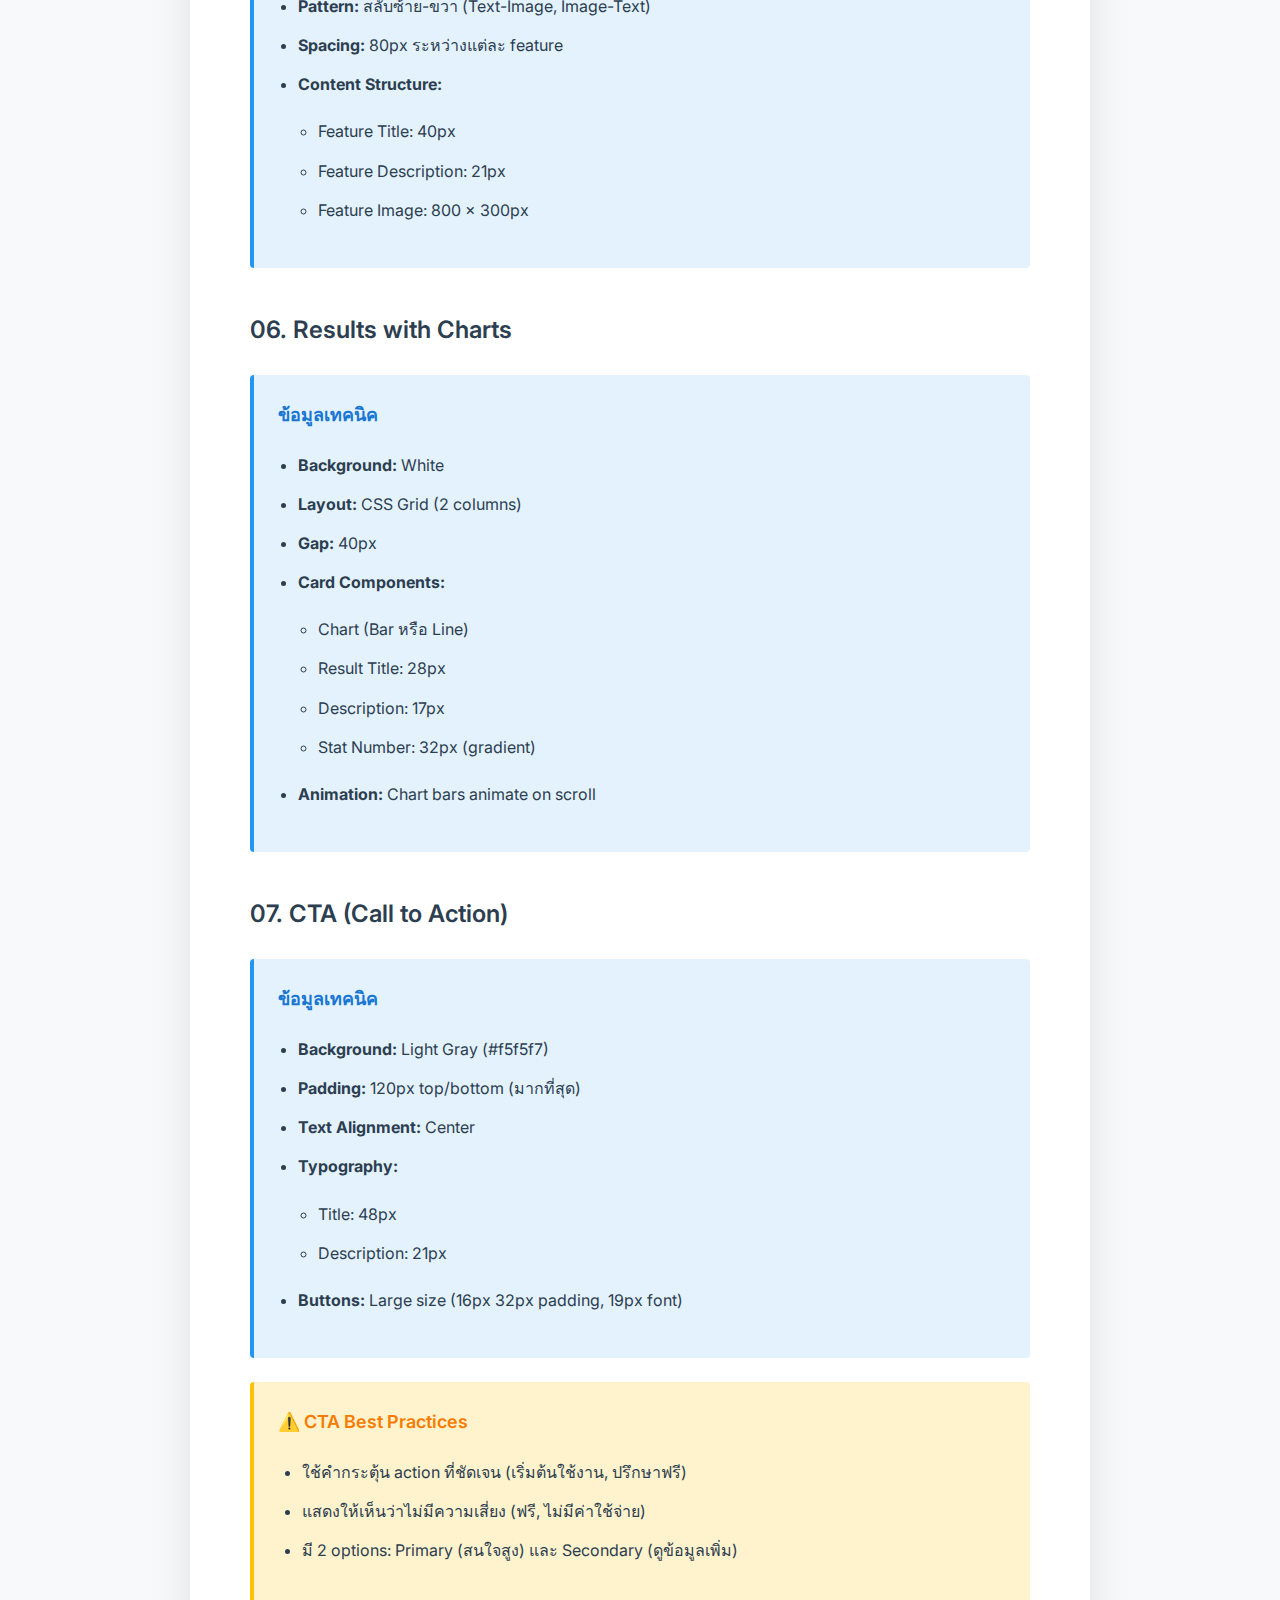
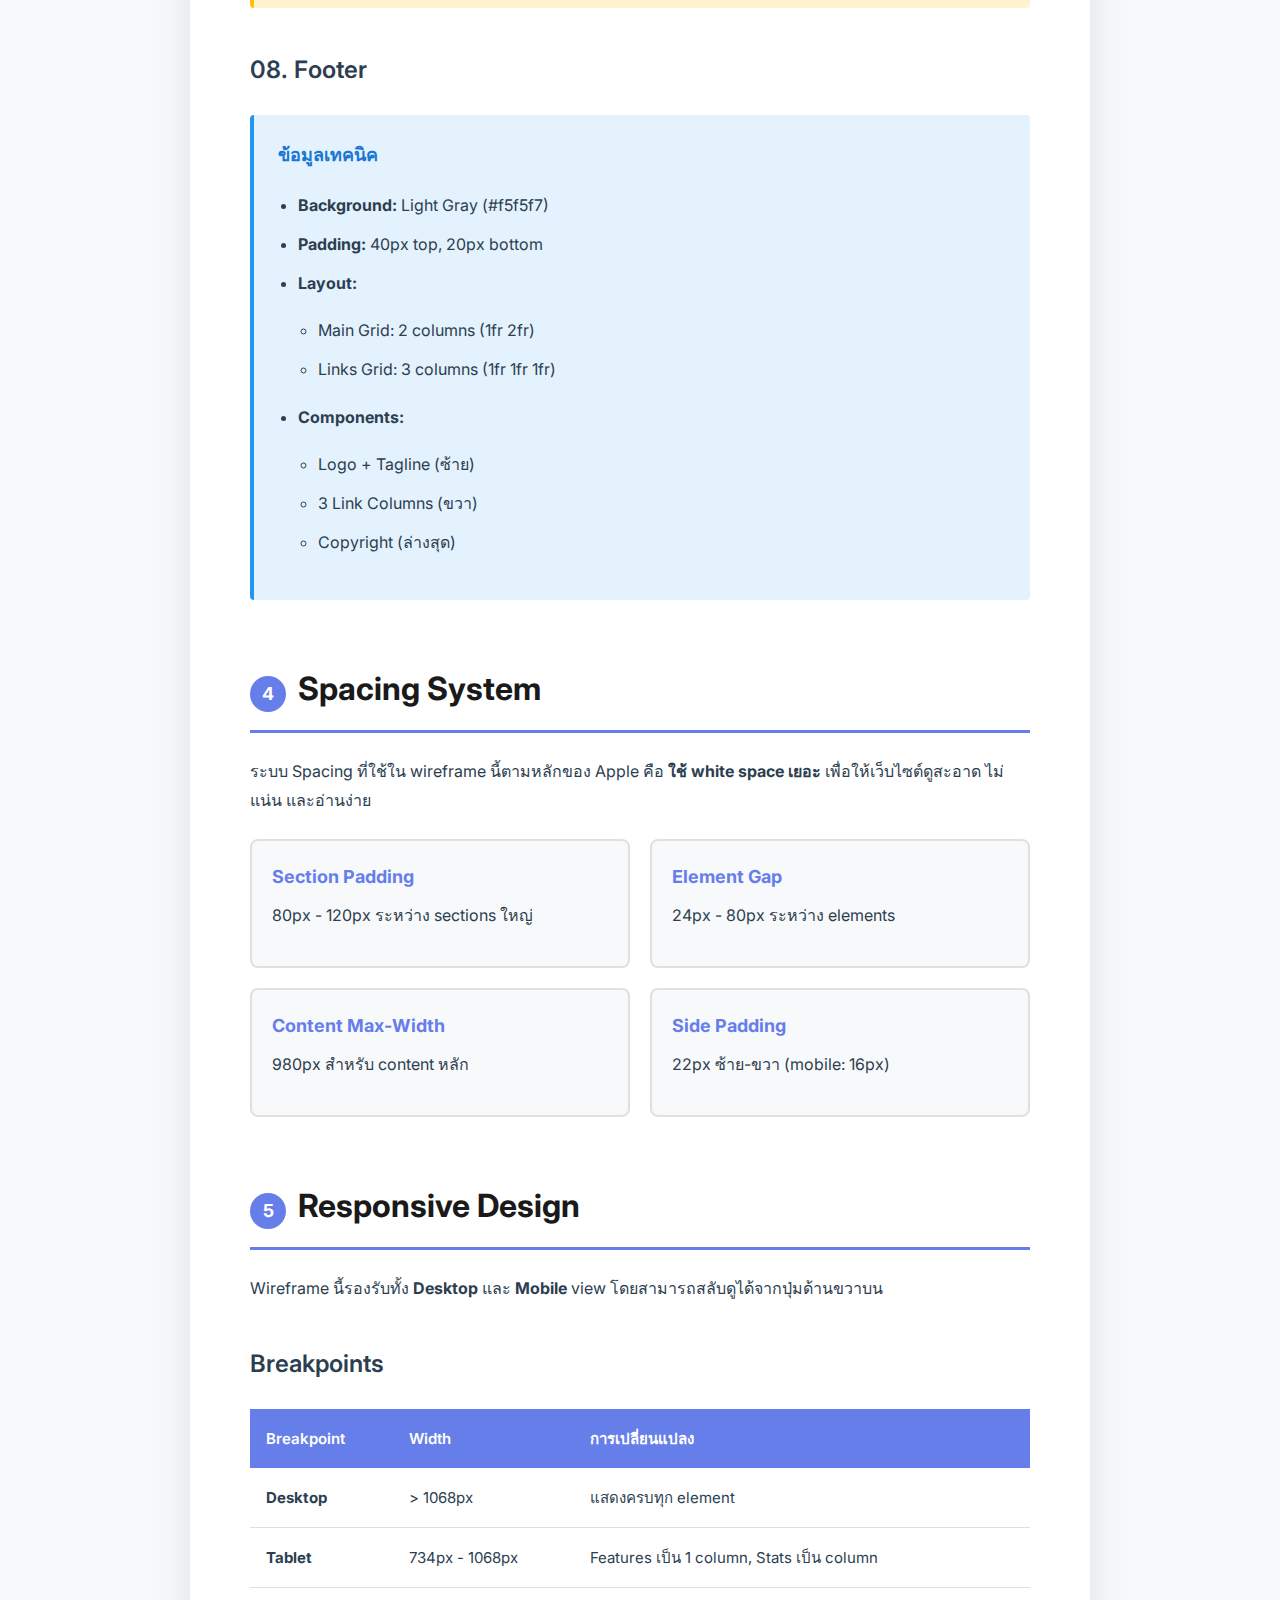
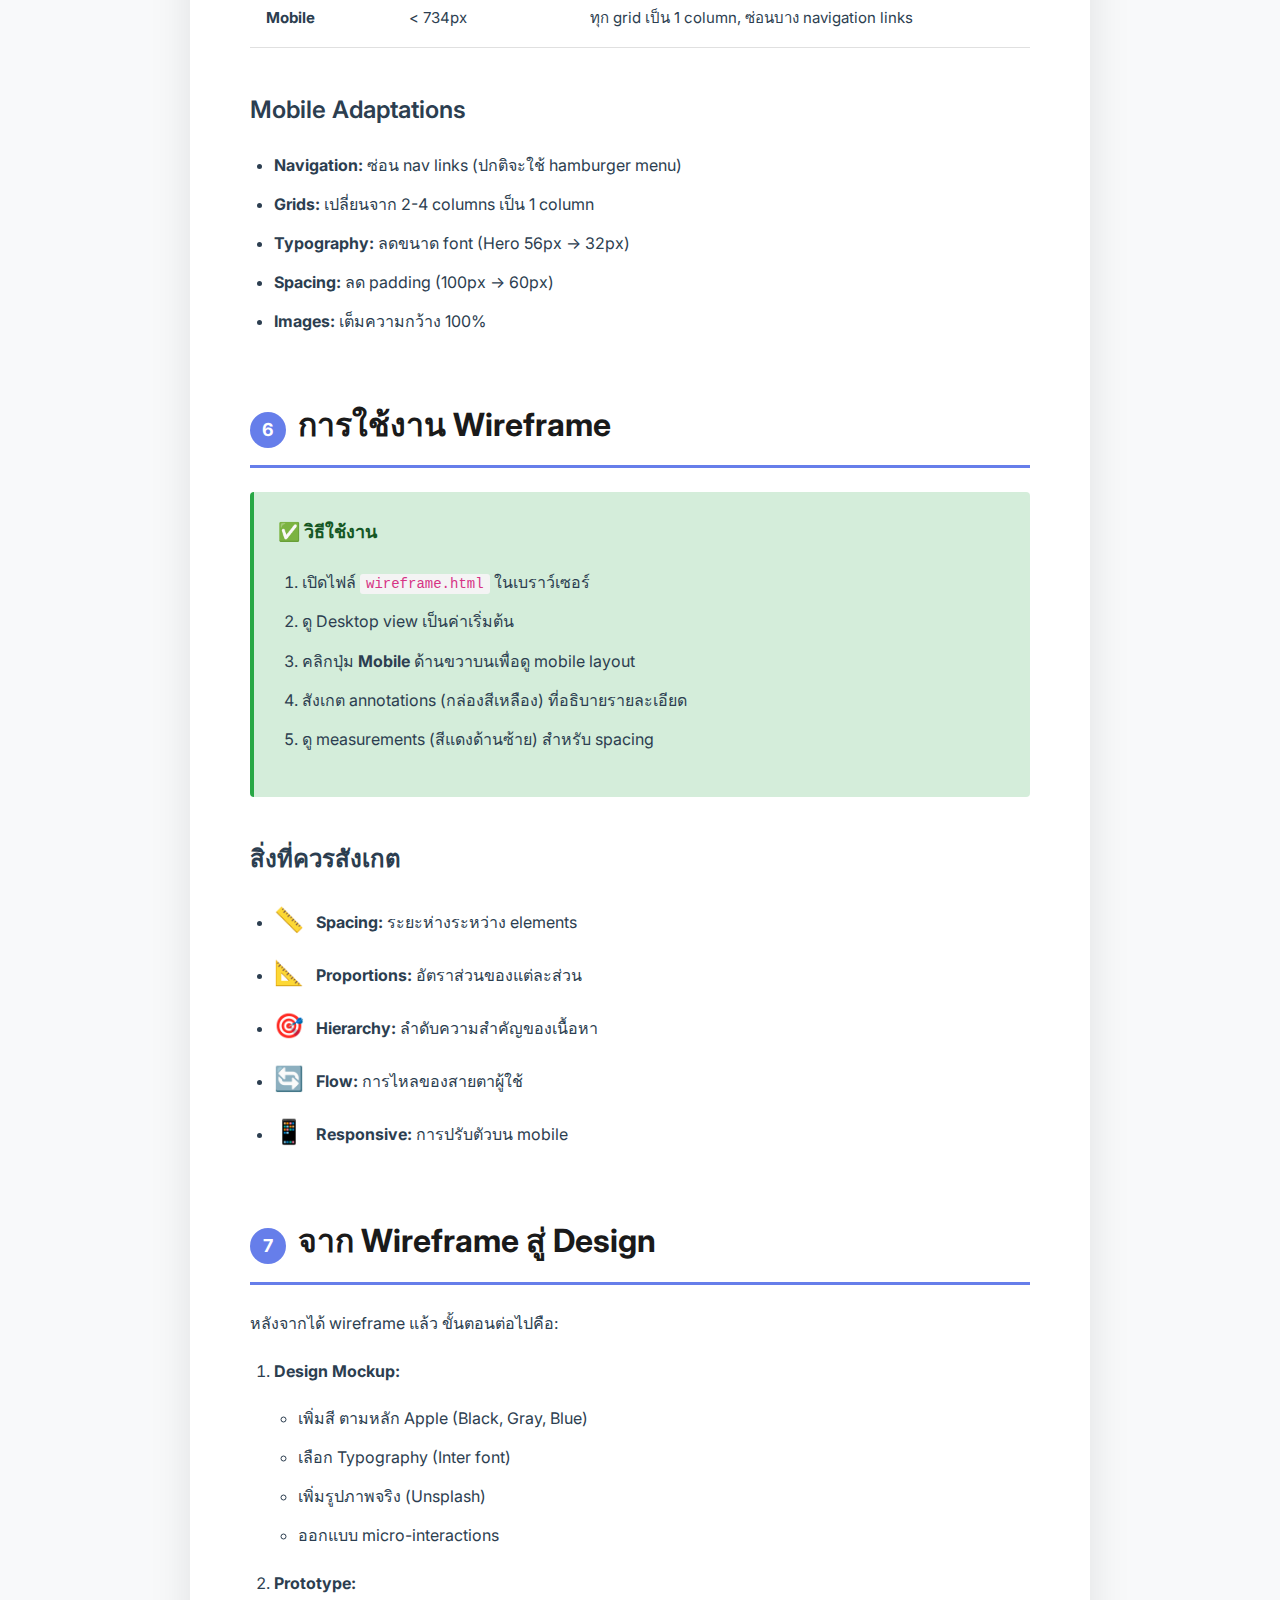
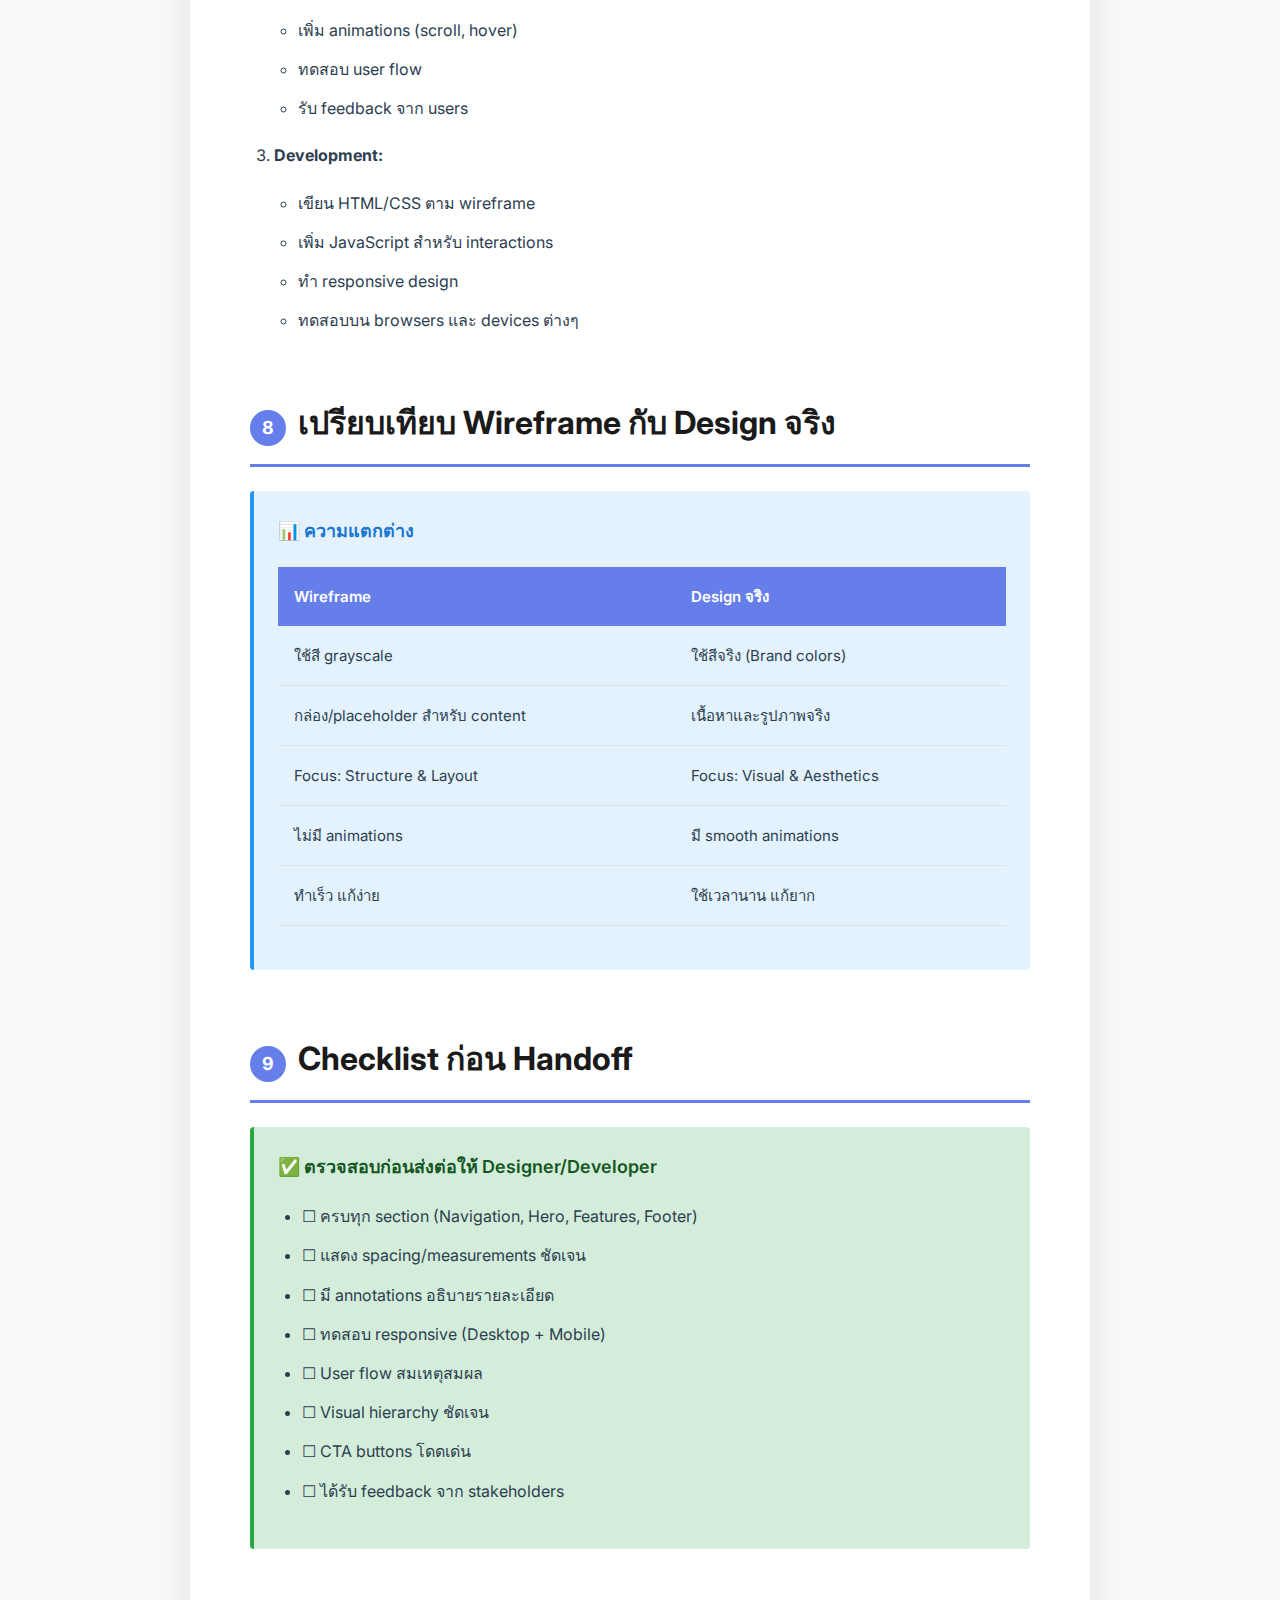
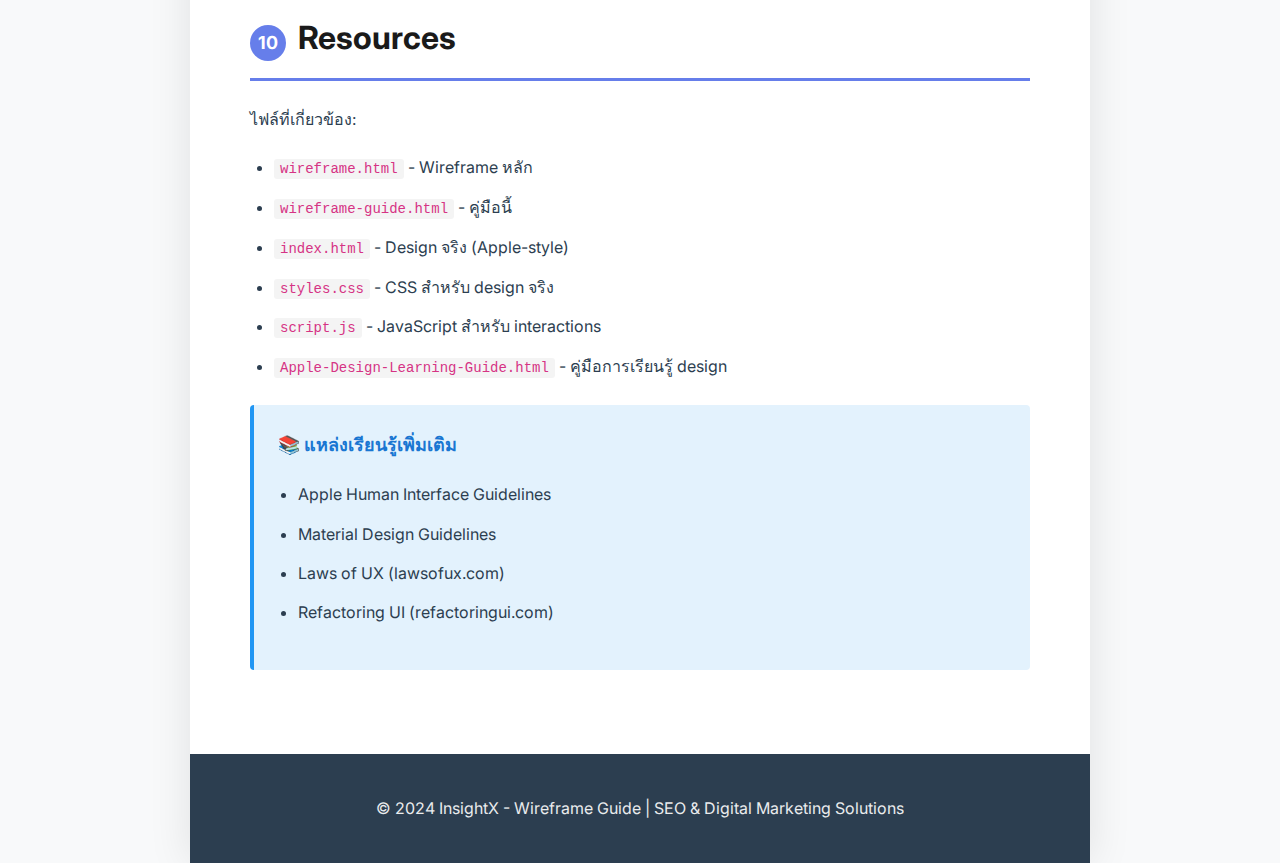
<file: reccommend-style2/wireframe-guide.html>
<!DOCTYPE html>
<html lang="th">
<head>
    <meta charset="UTF-8">
    <meta name="viewport" content="width=device-width, initial-scale=1.0">
    <title>Wireframe Guide - InsightX</title>
    <link rel="preconnect" href="https://fonts.googleapis.com">
    <link rel="preconnect" href="https://fonts.gstatic.com" crossorigin>
    <link href="https://fonts.googleapis.com/css2?family=Inter:wght@300;400;500;600;700&family=Kanit:wght@300;400;500;600;700&display=swap" rel="stylesheet">
    <style>
        * {
            margin: 0;
            padding: 0;
            box-sizing: border-box;
        }

        body {
            font-family: 'Inter', sans-serif;
            line-height: 1.8;
            color: #2c3e50;
            background: #f8f9fa;
        }

        .guide-container {
            max-width: 900px;
            margin: 0 auto;
            background: white;
            box-shadow: 0 0 40px rgba(0, 0, 0, 0.1);
        }

        /* Header */
        .guide-header {
            background: linear-gradient(135deg, #667eea 0%, #764ba2 100%);
            color: white;
            padding: 80px 60px;
            text-align: center;
        }

        .guide-header h1 {
            font-size: 48px;
            font-weight: 700;
            margin-bottom: 16px;
            letter-spacing: -0.5px;
        }

        .guide-header p {
            font-size: 20px;
            opacity: 0.95;
            font-weight: 300;
        }

        /* Content */
        .guide-content {
            padding: 60px;
        }

        h2 {
            font-size: 32px;
            font-weight: 700;
            margin: 60px 0 24px 0;
            color: #1a1a1a;
            padding-bottom: 12px;
            border-bottom: 3px solid #667eea;
        }

        h2:first-child {
            margin-top: 0;
        }

        h3 {
            font-size: 24px;
            font-weight: 600;
            margin: 40px 0 16px 0;
            color: #2c3e50;
        }

        p {
            margin-bottom: 16px;
            font-size: 16px;
            line-height: 1.8;
        }

        /* Lists */
        ul, ol {
            margin: 20px 0 20px 24px;
        }

        li {
            margin-bottom: 12px;
            font-size: 16px;
            line-height: 1.7;
        }

        /* Info Box */
        .info-box {
            background: #e3f2fd;
            border-left: 4px solid #2196f3;
            padding: 24px;
            margin: 24px 0;
            border-radius: 4px;
        }

        .info-box h4 {
            font-size: 18px;
            font-weight: 600;
            margin-bottom: 12px;
            color: #1976d2;
        }

        .info-box p {
            margin-bottom: 8px;
        }

        .info-box ul {
            margin-left: 20px;
        }

        /* Warning Box */
        .warning-box {
            background: #fff3cd;
            border-left: 4px solid #ffc107;
            padding: 24px;
            margin: 24px 0;
            border-radius: 4px;
        }

        .warning-box h4 {
            font-size: 18px;
            font-weight: 600;
            margin-bottom: 12px;
            color: #f57c00;
        }

        /* Success Box */
        .success-box {
            background: #d4edda;
            border-left: 4px solid #28a745;
            padding: 24px;
            margin: 24px 0;
            border-radius: 4px;
        }

        .success-box h4 {
            font-size: 18px;
            font-weight: 600;
            margin-bottom: 12px;
            color: #155724;
        }

        /* Table */
        table {
            width: 100%;
            border-collapse: collapse;
            margin: 24px 0;
            font-size: 15px;
        }

        th {
            background: #667eea;
            color: white;
            padding: 16px;
            text-align: left;
            font-weight: 600;
        }

        td {
            padding: 16px;
            border-bottom: 1px solid #e0e0e0;
        }

        tr:hover {
            background: #f5f5f5;
        }

        /* Code */
        code {
            background: #f4f4f4;
            padding: 2px 6px;
            border-radius: 3px;
            font-family: 'Courier New', monospace;
            font-size: 14px;
            color: #d63384;
        }

        /* Footer */
        .guide-footer {
            background: #2c3e50;
            color: white;
            padding: 40px 60px;
            text-align: center;
        }

        .guide-footer p {
            margin: 0;
            opacity: 0.9;
        }

        /* Emoji */
        .emoji {
            font-size: 24px;
            margin-right: 8px;
        }

        /* Section Numbers */
        .section-number {
            display: inline-block;
            background: #667eea;
            color: white;
            width: 36px;
            height: 36px;
            border-radius: 50%;
            text-align: center;
            line-height: 36px;
            font-weight: 700;
            margin-right: 12px;
            font-size: 18px;
        }

        /* Spacing Grid */
        .spacing-grid {
            display: grid;
            grid-template-columns: 1fr 1fr;
            gap: 20px;
            margin: 24px 0;
        }

        .spacing-item {
            background: #f8f9fa;
            padding: 20px;
            border-radius: 8px;
            border: 2px solid #e0e0e0;
        }

        .spacing-item strong {
            display: block;
            color: #667eea;
            font-size: 18px;
            margin-bottom: 8px;
        }
    </style>
</head>
<body>
    <div class="guide-container">
        <!-- Header -->
        <div class="guide-header">
            <h1>📐 Wireframe Guide</h1>
            <p>คู่มือการใช้งาน Wireframe สำหรับ InsightX Website</p>
        </div>

        <!-- Content -->
        <div class="guide-content">

            <h2><span class="section-number">1</span>Wireframe คืออะไร?</h2>

            <p>
                <strong>Wireframe</strong> คือแบบร่างหน้าเว็บไซต์ที่แสดงโครงสร้างและการจัดวางองค์ประกอบต่างๆ
                โดยไม่เน้นรายละเอียดด้านการออกแบบ (สี, ฟอนต์, รูปภาพ) แต่เน้นที่ <strong>Layout</strong>,
                <strong>Hierarchy</strong>, และ <strong>User Flow</strong>
            </p>

            <div class="info-box">
                <h4>📌 จุดประสงค์ของ Wireframe</h4>
                <ul>
                    <li><strong>วางโครงสร้าง:</strong> แสดงให้เห็นว่าแต่ละส่วนของเว็บไซต์จะอยู่ตรงไหน</li>
                    <li><strong>ลำดับความสำคัญ:</strong> แสดง Visual Hierarchy ของเนื้อหา</li>
                    <li><strong>ทดสอบ User Flow:</strong> ช่วยให้เห็นว่าผู้ใช้จะนำทางผ่านเว็บไซต์อย่างไร</li>
                    <li><strong>ประหยัดเวลา:</strong> แก้ไขโครงสร้างได้ง่ายก่อนเริ่มออกแบบจริง</li>
                </ul>
            </div>

            <h2><span class="section-number">2</span>โครงสร้าง 8 ส่วนหลัก</h2>

            <p>เว็บไซต์ InsightX แบ่งออกเป็น 8 sections หลัก ตามหลักการออกแบบแบบ Apple:</p>

            <table>
                <thead>
                    <tr>
                        <th>Section</th>
                        <th>จุดประสงค์</th>
                        <th>Padding</th>
                    </tr>
                </thead>
                <tbody>
                    <tr>
                        <td><strong>01. Navigation</strong></td>
                        <td>เมนูนำทาง (Fixed)</td>
                        <td>44px height</td>
                    </tr>
                    <tr>
                        <td><strong>02. Hero</strong></td>
                        <td>ดึงดูดความสนใจ, แสดง Value Proposition</td>
                        <td>100px top/bottom</td>
                    </tr>
                    <tr>
                        <td><strong>03. Highlights</strong></td>
                        <td>แสดงจุดเด่น 4 ข้อ</td>
                        <td>80px top/bottom</td>
                    </tr>
                    <tr>
                        <td><strong>04. Performance</strong></td>
                        <td>แสดงสถิติและผลลัพธ์</td>
                        <td>100px top/bottom</td>
                    </tr>
                    <tr>
                        <td><strong>05. Features</strong></td>
                        <td>อธิบาย 4 Service หลัก</td>
                        <td>100px top/bottom</td>
                    </tr>
                    <tr>
                        <td><strong>06. Results</strong></td>
                        <td>แสดง Charts และ Data</td>
                        <td>100px top/bottom</td>
                    </tr>
                    <tr>
                        <td><strong>07. CTA</strong></td>
                        <td>เชิญชวนให้ติดต่อ</td>
                        <td>120px top/bottom</td>
                    </tr>
                    <tr>
                        <td><strong>08. Footer</strong></td>
                        <td>ข้อมูลติดต่อและลิงก์</td>
                        <td>40px top/bottom</td>
                    </tr>
                </tbody>
            </table>

            <h2><span class="section-number">3</span>รายละเอียดแต่ละ Section</h2>

            <h3>01. Navigation Bar</h3>
            <div class="info-box">
                <h4>ข้อมูลเทคนิค</h4>
                <ul>
                    <li><strong>Position:</strong> Fixed (ติดด้านบน)</li>
                    <li><strong>Height:</strong> 44px (มาตรฐาน Apple)</li>
                    <li><strong>Background:</strong> rgba(255, 255, 255, 0.72) + backdrop-filter blur</li>
                    <li><strong>Layout:</strong> Flexbox (space-between)</li>
                    <li><strong>องค์ประกอบ:</strong>
                        <ul>
                            <li>Logo (ซ้าย)</li>
                            <li>Navigation Links (กลาง)</li>
                            <li>CTA Button (ขวา)</li>
                        </ul>
                    </li>
                </ul>
            </div>

            <h3>02. Hero Section</h3>
            <div class="info-box">
                <h4>ข้อมูลเทคนิค</h4>
                <ul>
                    <li><strong>Padding:</strong> 100px top, 60px bottom</li>
                    <li><strong>Text Alignment:</strong> Center</li>
                    <li><strong>Typography Hierarchy:</strong>
                        <ul>
                            <li>Eyebrow: 17px (แนะนำบริการ)</li>
                            <li>Title: 56px (ใหญ่ที่สุด, น้ำหนักมาก)</li>
                            <li>Subtitle: 56px (สี gradient)</li>
                            <li>Description: 21px (อธิบายรายละเอียด)</li>
                        </ul>
                    </li>
                    <li><strong>CTA Buttons:</strong> 2 ปุ่ม (Primary + Secondary)</li>
                    <li><strong>Visual:</strong> Hero Image ขนาดใหญ่ (1200 x 500px) ด้านล่าง</li>
                </ul>
            </div>

            <div class="warning-box">
                <h4>⚠️ สิ่งที่ต้องระวัง</h4>
                <p>Hero Section เป็นส่วนแรกที่ผู้ใช้เห็น ต้อง:</p>
                <ul>
                    <li>มี <strong>Clear Value Proposition</strong> (ได้อะไรจากการใช้บริการ)</li>
                    <li>มี <strong>Clear CTA</strong> (รู้ว่าต้องทำอะไรต่อ)</li>
                    <li>ใช้ <strong>White Space</strong> เยอะ (ไม่แน่น)</li>
                </ul>
            </div>

            <h3>03. Highlights Grid</h3>
            <div class="info-box">
                <h4>ข้อมูลเทคนิค</h4>
                <ul>
                    <li><strong>Background:</strong> Light Gray (#f5f5f7)</li>
                    <li><strong>Layout:</strong> CSS Grid (2 columns)</li>
                    <li><strong>Gap:</strong> 24px</li>
                    <li><strong>Card Structure:</strong>
                        <ul>
                            <li>Icon (48px)</li>
                            <li>Title (24px)</li>
                            <li>Description (17px)</li>
                        </ul>
                    </li>
                    <li><strong>Interaction:</strong> Hover transform (translateY -4px)</li>
                </ul>
            </div>

            <h3>04. Performance Stats</h3>
            <div class="info-box">
                <h4>ข้อมูลเทคนิค</h4>
                <ul>
                    <li><strong>Padding:</strong> 100px top/bottom</li>
                    <li><strong>Stats Layout:</strong> Flexbox (horizontal, center)</li>
                    <li><strong>Gap:</strong> 60px ระหว่าง stats</li>
                    <li><strong>Stat Components:</strong>
                        <ul>
                            <li>Number: 80px (gradient text, counter animation)</li>
                            <li>Label: 24px</li>
                            <li>Description: 17px</li>
                        </ul>
                    </li>
                    <li><strong>Image:</strong> Performance visual ด้านล่าง (1200 x 600px)</li>
                </ul>
            </div>

            <div class="success-box">
                <h4>✅ Best Practice</h4>
                <p>ใช้ตัวเลขจริงจาก Google Analytics เพื่อ:</p>
                <ul>
                    <li>สร้างความน่าเชื่อถือ</li>
                    <li>แสดงผลลัพธ์ที่วัดได้</li>
                    <li>โดดเด่นกว่าคู่แข่งที่ใช้ตัวเลขเกินจริง</li>
                </ul>
            </div>

            <h3>05. Features Section</h3>
            <div class="info-box">
                <h4>ข้อมูลเทคนิค</h4>
                <ul>
                    <li><strong>Background:</strong> Light Gray (#f5f5f7)</li>
                    <li><strong>Layout:</strong> CSS Grid (2 columns, 1fr 1fr)</li>
                    <li><strong>Gap:</strong> 80px</li>
                    <li><strong>Pattern:</strong> สลับซ้าย-ขวา (Text-Image, Image-Text)</li>
                    <li><strong>Spacing:</strong> 80px ระหว่างแต่ละ feature</li>
                    <li><strong>Content Structure:</strong>
                        <ul>
                            <li>Feature Title: 40px</li>
                            <li>Feature Description: 21px</li>
                            <li>Feature Image: 800 x 300px</li>
                        </ul>
                    </li>
                </ul>
            </div>

            <h3>06. Results with Charts</h3>
            <div class="info-box">
                <h4>ข้อมูลเทคนิค</h4>
                <ul>
                    <li><strong>Background:</strong> White</li>
                    <li><strong>Layout:</strong> CSS Grid (2 columns)</li>
                    <li><strong>Gap:</strong> 40px</li>
                    <li><strong>Card Components:</strong>
                        <ul>
                            <li>Chart (Bar หรือ Line)</li>
                            <li>Result Title: 28px</li>
                            <li>Description: 17px</li>
                            <li>Stat Number: 32px (gradient)</li>
                        </ul>
                    </li>
                    <li><strong>Animation:</strong> Chart bars animate on scroll</li>
                </ul>
            </div>

            <h3>07. CTA (Call to Action)</h3>
            <div class="info-box">
                <h4>ข้อมูลเทคนิค</h4>
                <ul>
                    <li><strong>Background:</strong> Light Gray (#f5f5f7)</li>
                    <li><strong>Padding:</strong> 120px top/bottom (มากที่สุด)</li>
                    <li><strong>Text Alignment:</strong> Center</li>
                    <li><strong>Typography:</strong>
                        <ul>
                            <li>Title: 48px</li>
                            <li>Description: 21px</li>
                        </ul>
                    </li>
                    <li><strong>Buttons:</strong> Large size (16px 32px padding, 19px font)</li>
                </ul>
            </div>

            <div class="warning-box">
                <h4>⚠️ CTA Best Practices</h4>
                <ul>
                    <li>ใช้คำกระตุ้น action ที่ชัดเจน (เริ่มต้นใช้งาน, ปรึกษาฟรี)</li>
                    <li>แสดงให้เห็นว่าไม่มีความเสี่ยง (ฟรี, ไม่มีค่าใช้จ่าย)</li>
                    <li>มี 2 options: Primary (สนใจสูง) และ Secondary (ดูข้อมูลเพิ่ม)</li>
                </ul>
            </div>

            <h3>08. Footer</h3>
            <div class="info-box">
                <h4>ข้อมูลเทคนิค</h4>
                <ul>
                    <li><strong>Background:</strong> Light Gray (#f5f5f7)</li>
                    <li><strong>Padding:</strong> 40px top, 20px bottom</li>
                    <li><strong>Layout:</strong>
                        <ul>
                            <li>Main Grid: 2 columns (1fr 2fr)</li>
                            <li>Links Grid: 3 columns (1fr 1fr 1fr)</li>
                        </ul>
                    </li>
                    <li><strong>Components:</strong>
                        <ul>
                            <li>Logo + Tagline (ซ้าย)</li>
                            <li>3 Link Columns (ขวา)</li>
                            <li>Copyright (ล่างสุด)</li>
                        </ul>
                    </li>
                </ul>
            </div>

            <h2><span class="section-number">4</span>Spacing System</h2>

            <p>
                ระบบ Spacing ที่ใช้ใน wireframe นี้ตามหลักของ Apple คือ <strong>ใช้ white space เยอะ</strong>
                เพื่อให้เว็บไซต์ดูสะอาด ไม่แน่น และอ่านง่าย
            </p>

            <div class="spacing-grid">
                <div class="spacing-item">
                    <strong>Section Padding</strong>
                    <p>80px - 120px ระหว่าง sections ใหญ่</p>
                </div>
                <div class="spacing-item">
                    <strong>Element Gap</strong>
                    <p>24px - 80px ระหว่าง elements</p>
                </div>
                <div class="spacing-item">
                    <strong>Content Max-Width</strong>
                    <p>980px สำหรับ content หลัก</p>
                </div>
                <div class="spacing-item">
                    <strong>Side Padding</strong>
                    <p>22px ซ้าย-ขวา (mobile: 16px)</p>
                </div>
            </div>

            <h2><span class="section-number">5</span>Responsive Design</h2>

            <p>
                Wireframe นี้รองรับทั้ง <strong>Desktop</strong> และ <strong>Mobile</strong> view
                โดยสามารถสลับดูได้จากปุ่มด้านขวาบน
            </p>

            <h3>Breakpoints</h3>
            <table>
                <thead>
                    <tr>
                        <th>Breakpoint</th>
                        <th>Width</th>
                        <th>การเปลี่ยนแปลง</th>
                    </tr>
                </thead>
                <tbody>
                    <tr>
                        <td><strong>Desktop</strong></td>
                        <td>&gt; 1068px</td>
                        <td>แสดงครบทุก element</td>
                    </tr>
                    <tr>
                        <td><strong>Tablet</strong></td>
                        <td>734px - 1068px</td>
                        <td>Features เป็น 1 column, Stats เป็น column</td>
                    </tr>
                    <tr>
                        <td><strong>Mobile</strong></td>
                        <td>&lt; 734px</td>
                        <td>ทุก grid เป็น 1 column, ซ่อนบาง navigation links</td>
                    </tr>
                </tbody>
            </table>

            <h3>Mobile Adaptations</h3>
            <ul>
                <li><strong>Navigation:</strong> ซ่อน nav links (ปกติจะใช้ hamburger menu)</li>
                <li><strong>Grids:</strong> เปลี่ยนจาก 2-4 columns เป็น 1 column</li>
                <li><strong>Typography:</strong> ลดขนาด font (Hero 56px → 32px)</li>
                <li><strong>Spacing:</strong> ลด padding (100px → 60px)</li>
                <li><strong>Images:</strong> เต็มความกว้าง 100%</li>
            </ul>

            <h2><span class="section-number">6</span>การใช้งาน Wireframe</h2>

            <div class="success-box">
                <h4>✅ วิธีใช้งาน</h4>
                <ol>
                    <li>เปิดไฟล์ <code>wireframe.html</code> ในเบราว์เซอร์</li>
                    <li>ดู Desktop view เป็นค่าเริ่มต้น</li>
                    <li>คลิกปุ่ม <strong>Mobile</strong> ด้านขวาบนเพื่อดู mobile layout</li>
                    <li>สังเกต annotations (กล่องสีเหลือง) ที่อธิบายรายละเอียด</li>
                    <li>ดู measurements (สีแดงด้านซ้าย) สำหรับ spacing</li>
                </ol>
            </div>

            <h3>สิ่งที่ควรสังเกต</h3>
            <ul>
                <li><span class="emoji">📏</span> <strong>Spacing:</strong> ระยะห่างระหว่าง elements</li>
                <li><span class="emoji">📐</span> <strong>Proportions:</strong> อัตราส่วนของแต่ละส่วน</li>
                <li><span class="emoji">🎯</span> <strong>Hierarchy:</strong> ลำดับความสำคัญของเนื้อหา</li>
                <li><span class="emoji">🔄</span> <strong>Flow:</strong> การไหลของสายตาผู้ใช้</li>
                <li><span class="emoji">📱</span> <strong>Responsive:</strong> การปรับตัวบน mobile</li>
            </ul>

            <h2><span class="section-number">7</span>จาก Wireframe สู่ Design</h2>

            <p>หลังจากได้ wireframe แล้ว ขั้นตอนต่อไปคือ:</p>

            <ol>
                <li>
                    <strong>Design Mockup:</strong>
                    <ul>
                        <li>เพิ่มสี ตามหลัก Apple (Black, Gray, Blue)</li>
                        <li>เลือก Typography (Inter font)</li>
                        <li>เพิ่มรูปภาพจริง (Unsplash)</li>
                        <li>ออกแบบ micro-interactions</li>
                    </ul>
                </li>
                <li>
                    <strong>Prototype:</strong>
                    <ul>
                        <li>เพิ่ม animations (scroll, hover)</li>
                        <li>ทดสอบ user flow</li>
                        <li>รับ feedback จาก users</li>
                    </ul>
                </li>
                <li>
                    <strong>Development:</strong>
                    <ul>
                        <li>เขียน HTML/CSS ตาม wireframe</li>
                        <li>เพิ่ม JavaScript สำหรับ interactions</li>
                        <li>ทำ responsive design</li>
                        <li>ทดสอบบน browsers และ devices ต่างๆ</li>
                    </ul>
                </li>
            </ol>

            <h2><span class="section-number">8</span>เปรียบเทียบ Wireframe กับ Design จริง</h2>

            <div class="info-box">
                <h4>📊 ความแตกต่าง</h4>
                <table style="margin: 20px 0;">
                    <thead>
                        <tr>
                            <th>Wireframe</th>
                            <th>Design จริง</th>
                        </tr>
                    </thead>
                    <tbody>
                        <tr>
                            <td>ใช้สี grayscale</td>
                            <td>ใช้สีจริง (Brand colors)</td>
                        </tr>
                        <tr>
                            <td>กล่อง/placeholder สำหรับ content</td>
                            <td>เนื้อหาและรูปภาพจริง</td>
                        </tr>
                        <tr>
                            <td>Focus: Structure & Layout</td>
                            <td>Focus: Visual & Aesthetics</td>
                        </tr>
                        <tr>
                            <td>ไม่มี animations</td>
                            <td>มี smooth animations</td>
                        </tr>
                        <tr>
                            <td>ทำเร็ว แก้ง่าย</td>
                            <td>ใช้เวลานาน แก้ยาก</td>
                        </tr>
                    </tbody>
                </table>
            </div>

            <h2><span class="section-number">9</span>Checklist ก่อน Handoff</h2>

            <div class="success-box">
                <h4>✅ ตรวจสอบก่อนส่งต่อให้ Designer/Developer</h4>
                <ul>
                    <li>☐ ครบทุก section (Navigation, Hero, Features, Footer)</li>
                    <li>☐ แสดง spacing/measurements ชัดเจน</li>
                    <li>☐ มี annotations อธิบายรายละเอียด</li>
                    <li>☐ ทดสอบ responsive (Desktop + Mobile)</li>
                    <li>☐ User flow สมเหตุสมผล</li>
                    <li>☐ Visual hierarchy ชัดเจน</li>
                    <li>☐ CTA buttons โดดเด่น</li>
                    <li>☐ ได้รับ feedback จาก stakeholders</li>
                </ul>
            </div>

            <h2><span class="section-number">10</span>Resources</h2>

            <p>ไฟล์ที่เกี่ยวข้อง:</p>
            <ul>
                <li><code>wireframe.html</code> - Wireframe หลัก</li>
                <li><code>wireframe-guide.html</code> - คู่มือนี้</li>
                <li><code>index.html</code> - Design จริง (Apple-style)</li>
                <li><code>styles.css</code> - CSS สำหรับ design จริง</li>
                <li><code>script.js</code> - JavaScript สำหรับ interactions</li>
                <li><code>Apple-Design-Learning-Guide.html</code> - คู่มือการเรียนรู้ design</li>
            </ul>

            <div class="info-box">
                <h4>📚 แหล่งเรียนรู้เพิ่มเติม</h4>
                <ul>
                    <li>Apple Human Interface Guidelines</li>
                    <li>Material Design Guidelines</li>
                    <li>Laws of UX (lawsofux.com)</li>
                    <li>Refactoring UI (refactoringui.com)</li>
                </ul>
            </div>

        </div>

        <!-- Footer -->
        <div class="guide-footer">
            <p>&copy; 2024 InsightX - Wireframe Guide | SEO & Digital Marketing Solutions</p>
        </div>
    </div>
</body>
</html>
</file>
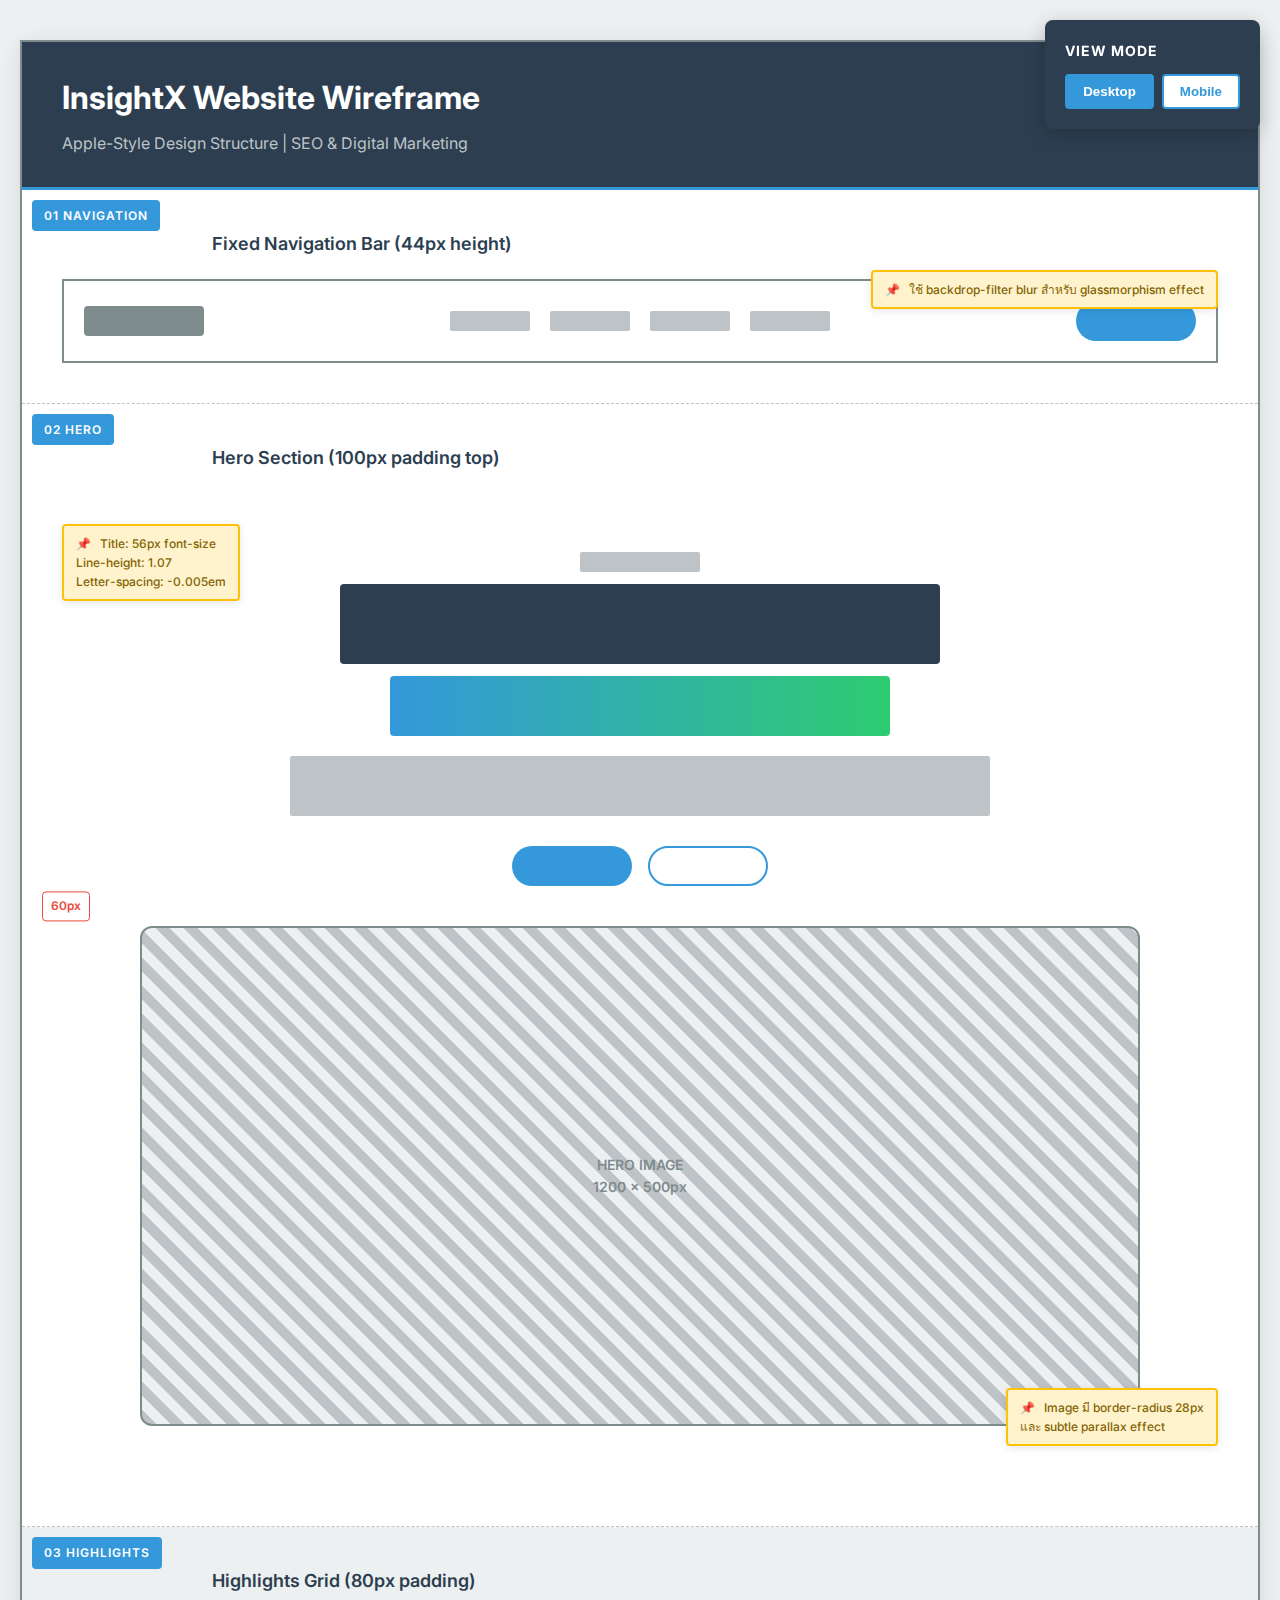
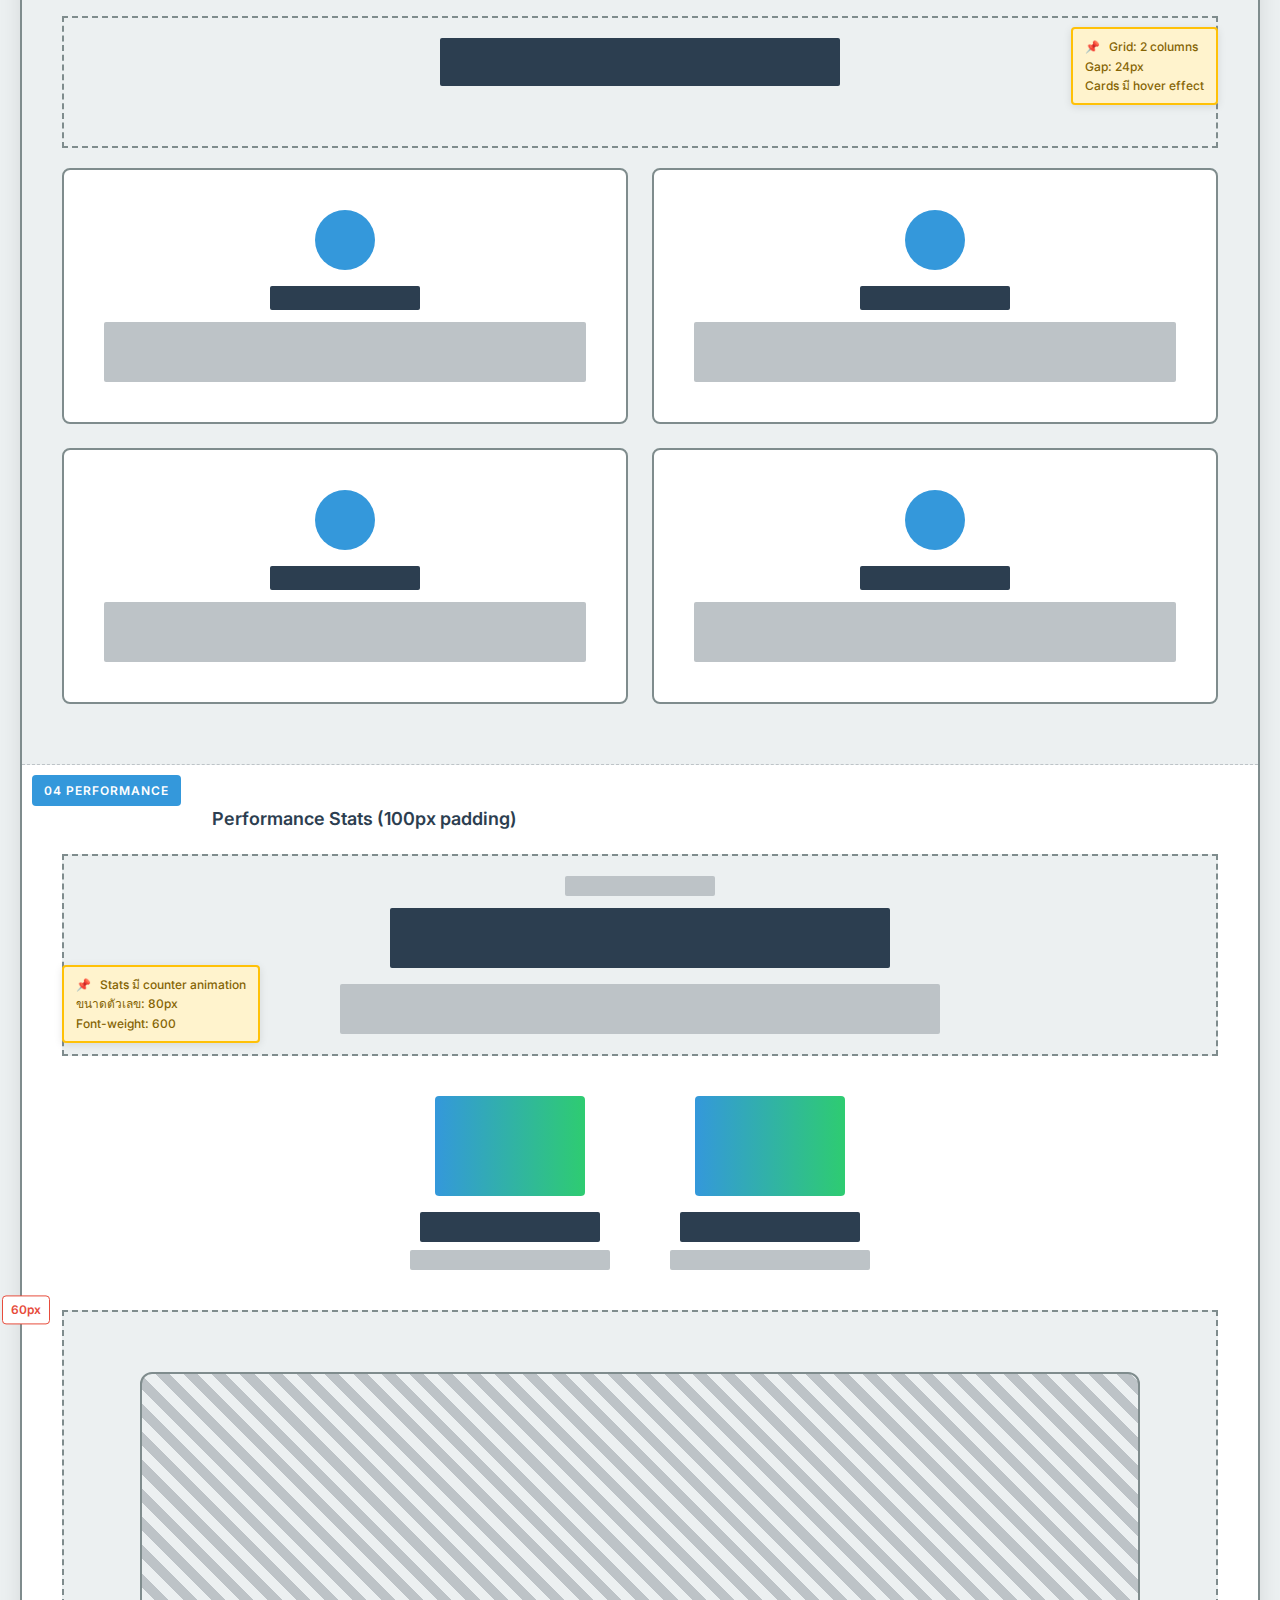
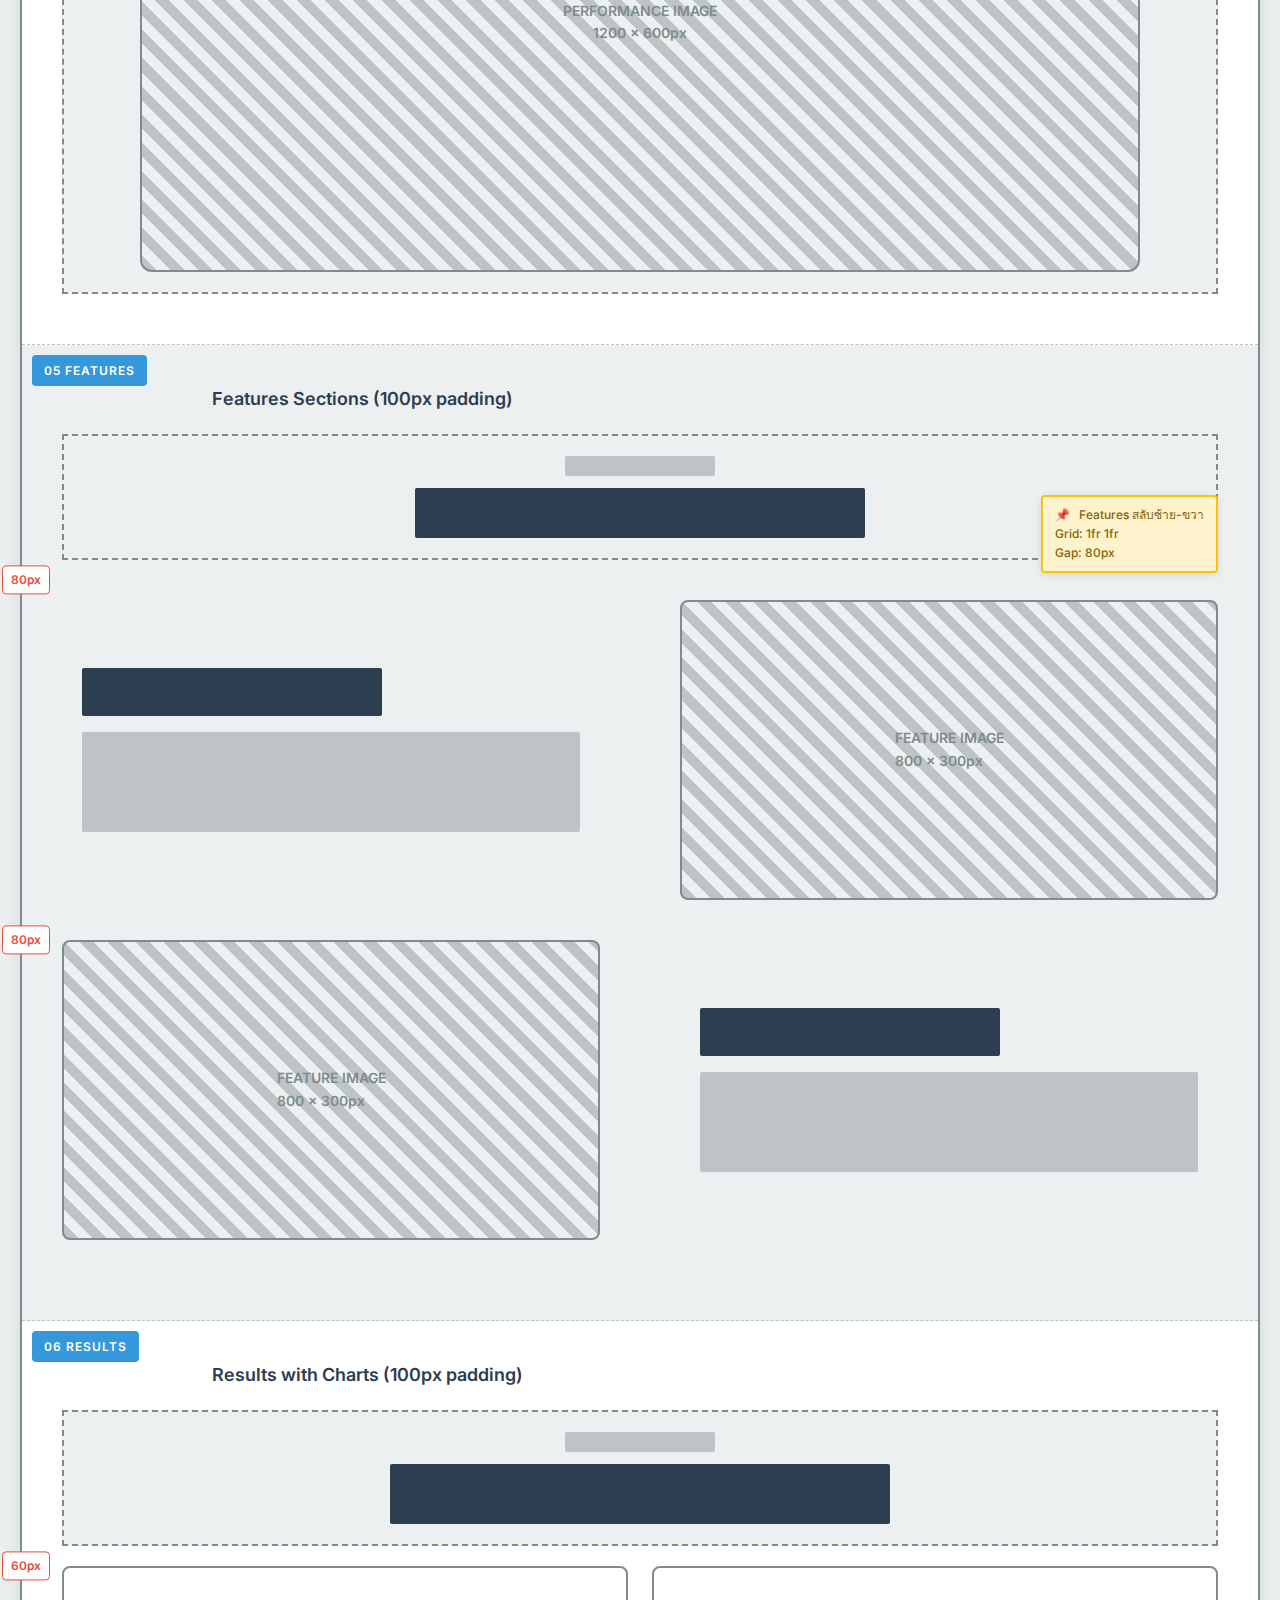
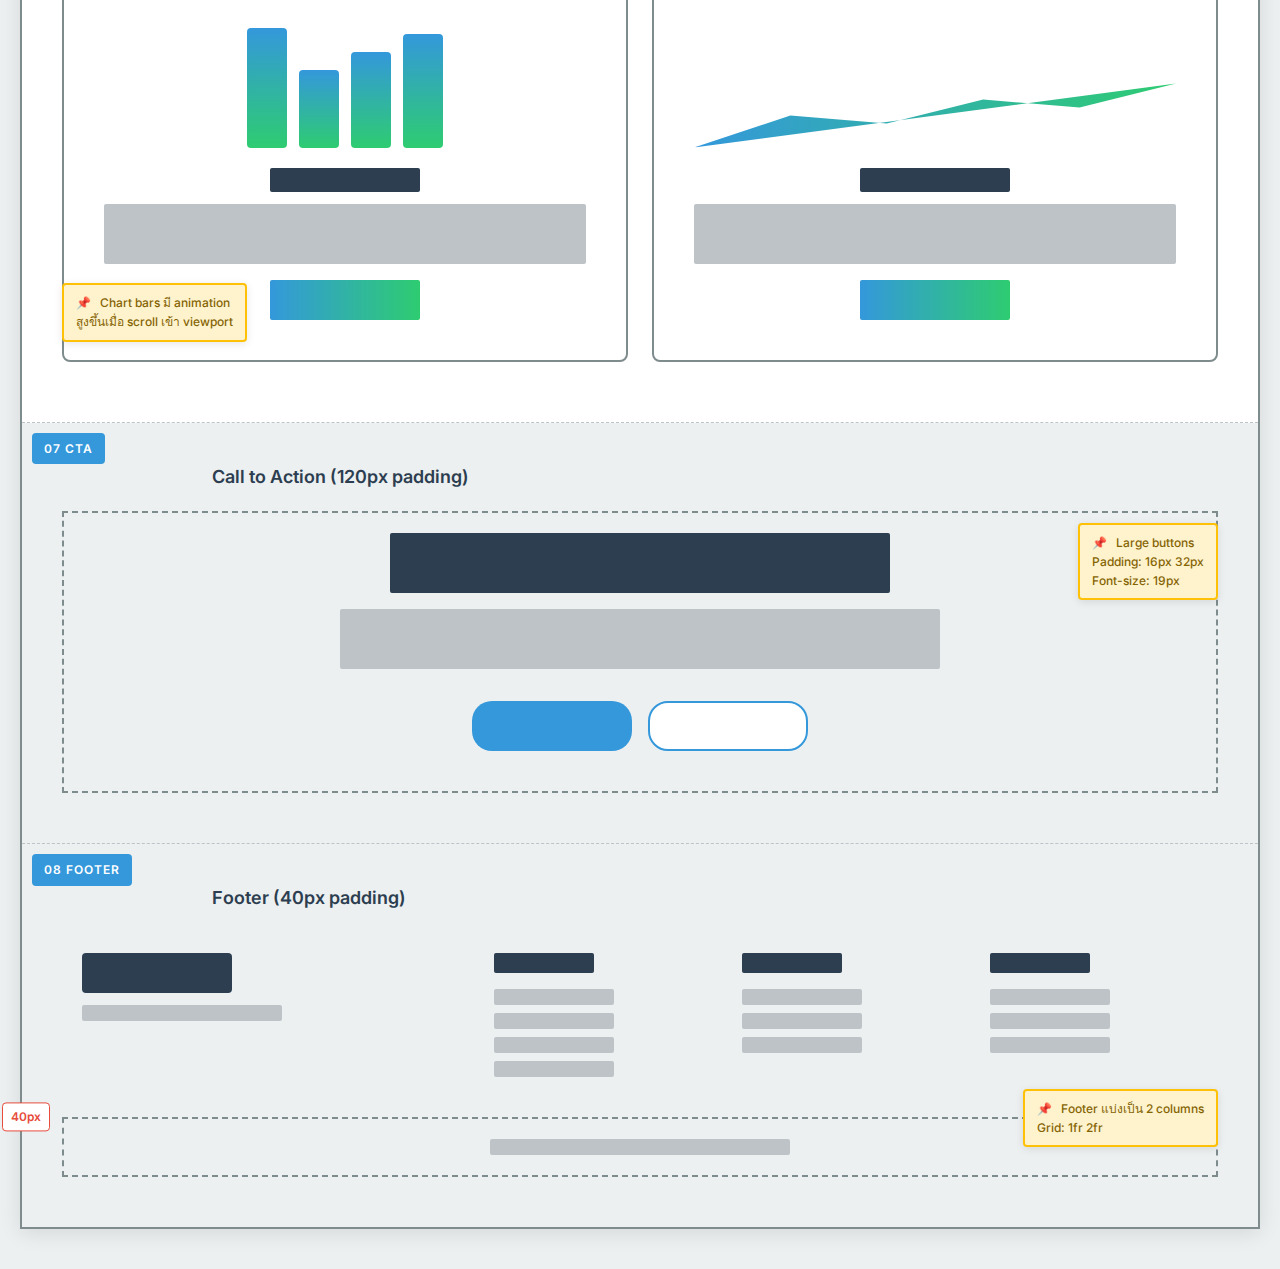
<file: reccommend-style2/wireframe.html>
<!DOCTYPE html>
<html lang="th">
<head>
    <meta charset="UTF-8">
    <meta name="viewport" content="width=device-width, initial-scale=1.0">
    <title>InsightX Wireframe - Apple Style</title>
    <link rel="preconnect" href="https://fonts.googleapis.com">
    <link rel="preconnect" href="https://fonts.gstatic.com" crossorigin>
    <link href="https://fonts.googleapis.com/css2?family=Inter:wght@300;400;500;600;700&display=swap" rel="stylesheet">
    <style>
        /* ========================================
           Wireframe Styles - Clean & Professional
           ======================================== */

        * {
            margin: 0;
            padding: 0;
            box-sizing: border-box;
        }

        :root {
            --wireframe-dark: #2c3e50;
            --wireframe-medium: #7f8c8d;
            --wireframe-light: #bdc3c7;
            --wireframe-bg: #ecf0f1;
            --wireframe-white: #ffffff;
            --wireframe-accent: #3498db;
        }

        body {
            font-family: 'Inter', -apple-system, BlinkMacSystemFont, sans-serif;
            background: var(--wireframe-bg);
            color: var(--wireframe-dark);
            line-height: 1.6;
            padding: 40px 20px;
        }

        .wireframe-container {
            max-width: 1400px;
            margin: 0 auto;
            background: var(--wireframe-white);
            border: 2px solid var(--wireframe-medium);
            box-shadow: 0 4px 20px rgba(0, 0, 0, 0.1);
        }

        /* Header Info */
        .wireframe-header {
            background: var(--wireframe-dark);
            color: var(--wireframe-white);
            padding: 30px 40px;
            border-bottom: 3px solid var(--wireframe-accent);
        }

        .wireframe-title {
            font-size: 32px;
            font-weight: 700;
            margin-bottom: 8px;
        }

        .wireframe-subtitle {
            font-size: 16px;
            color: var(--wireframe-light);
            font-weight: 400;
        }

        /* Section Wrapper */
        .wireframe-section {
            padding: 40px;
            border-bottom: 1px dashed var(--wireframe-light);
            position: relative;
        }

        .wireframe-section:last-child {
            border-bottom: none;
        }

        .section-label {
            position: absolute;
            top: 10px;
            left: 10px;
            background: var(--wireframe-accent);
            color: var(--wireframe-white);
            padding: 6px 12px;
            font-size: 12px;
            font-weight: 600;
            text-transform: uppercase;
            letter-spacing: 1px;
            border-radius: 4px;
        }

        .section-title {
            font-size: 18px;
            font-weight: 600;
            margin-bottom: 20px;
            color: var(--wireframe-dark);
            padding-left: 150px;
        }

        /* Wireframe Elements */
        .wire-box {
            background: var(--wireframe-bg);
            border: 2px dashed var(--wireframe-medium);
            padding: 20px;
            margin: 10px 0;
            position: relative;
        }

        .wire-box.center {
            text-align: center;
        }

        .wire-nav {
            display: flex;
            justify-content: space-between;
            align-items: center;
            padding: 20px;
            background: var(--wireframe-white);
            border: 2px solid var(--wireframe-medium);
        }

        .wire-logo {
            width: 120px;
            height: 30px;
            background: var(--wireframe-medium);
            border-radius: 4px;
        }

        .wire-nav-links {
            display: flex;
            gap: 20px;
        }

        .wire-nav-link {
            width: 80px;
            height: 20px;
            background: var(--wireframe-light);
            border-radius: 2px;
        }

        .wire-button {
            width: 120px;
            height: 40px;
            background: var(--wireframe-accent);
            border-radius: 20px;
        }

        .wire-button.secondary {
            background: var(--wireframe-white);
            border: 2px solid var(--wireframe-accent);
        }

        /* Hero Section */
        .wire-hero {
            text-align: center;
            padding: 60px 40px;
        }

        .wire-eyebrow {
            width: 120px;
            height: 20px;
            background: var(--wireframe-light);
            margin: 0 auto 12px;
            border-radius: 2px;
        }

        .wire-title {
            width: 600px;
            height: 80px;
            background: var(--wireframe-dark);
            margin: 0 auto 12px;
            border-radius: 4px;
        }

        .wire-subtitle {
            width: 500px;
            height: 60px;
            background: linear-gradient(90deg, var(--wireframe-accent), #2ecc71);
            margin: 0 auto 20px;
            border-radius: 4px;
        }

        .wire-description {
            width: 700px;
            height: 60px;
            background: var(--wireframe-light);
            margin: 0 auto 30px;
            border-radius: 2px;
        }

        .wire-cta-group {
            display: flex;
            gap: 16px;
            justify-content: center;
            margin-bottom: 20px;
        }

        .wire-image-large {
            width: 100%;
            max-width: 1000px;
            height: 500px;
            background:
                repeating-linear-gradient(
                    45deg,
                    var(--wireframe-light),
                    var(--wireframe-light) 10px,
                    var(--wireframe-bg) 10px,
                    var(--wireframe-bg) 20px
                );
            margin: 40px auto 0;
            border: 2px solid var(--wireframe-medium);
            border-radius: 12px;
            display: flex;
            align-items: center;
            justify-content: center;
            font-size: 14px;
            color: var(--wireframe-medium);
            font-weight: 600;
        }

        /* Grid Layouts */
        .wire-grid {
            display: grid;
            gap: 24px;
            margin: 20px 0;
        }

        .wire-grid.cols-2 {
            grid-template-columns: repeat(2, 1fr);
        }

        .wire-grid.cols-4 {
            grid-template-columns: repeat(4, 1fr);
        }

        .wire-card {
            background: var(--wireframe-white);
            border: 2px solid var(--wireframe-medium);
            padding: 40px;
            border-radius: 8px;
            text-align: center;
        }

        .wire-icon {
            width: 60px;
            height: 60px;
            background: var(--wireframe-accent);
            margin: 0 auto 16px;
            border-radius: 50%;
        }

        .wire-card-title {
            width: 150px;
            height: 24px;
            background: var(--wireframe-dark);
            margin: 0 auto 12px;
            border-radius: 2px;
        }

        .wire-card-text {
            width: 100%;
            height: 60px;
            background: var(--wireframe-light);
            border-radius: 2px;
        }

        /* Stats Section */
        .wire-stats {
            display: flex;
            gap: 60px;
            justify-content: center;
            margin: 40px 0;
        }

        .wire-stat {
            text-align: center;
        }

        .wire-stat-number {
            width: 150px;
            height: 100px;
            background: linear-gradient(90deg, var(--wireframe-accent), #2ecc71);
            margin: 0 auto 16px;
            border-radius: 4px;
        }

        .wire-stat-label {
            width: 180px;
            height: 30px;
            background: var(--wireframe-dark);
            margin: 0 auto 8px;
            border-radius: 2px;
        }

        .wire-stat-desc {
            width: 200px;
            height: 20px;
            background: var(--wireframe-light);
            margin: 0 auto;
            border-radius: 2px;
        }

        /* Feature Section */
        .wire-feature {
            display: grid;
            grid-template-columns: 1fr 1fr;
            gap: 80px;
            align-items: center;
            margin: 40px 0;
        }

        .wire-feature.reverse {
            direction: rtl;
        }

        .wire-feature.reverse > * {
            direction: ltr;
        }

        .wire-feature-content {
            padding: 20px;
        }

        .wire-feature-title {
            width: 300px;
            height: 48px;
            background: var(--wireframe-dark);
            margin-bottom: 16px;
            border-radius: 2px;
        }

        .wire-feature-text {
            width: 100%;
            height: 100px;
            background: var(--wireframe-light);
            border-radius: 2px;
        }

        .wire-feature-image {
            width: 100%;
            height: 300px;
            background:
                repeating-linear-gradient(
                    45deg,
                    var(--wireframe-light),
                    var(--wireframe-light) 10px,
                    var(--wireframe-bg) 10px,
                    var(--wireframe-bg) 20px
                );
            border: 2px solid var(--wireframe-medium);
            border-radius: 8px;
            display: flex;
            align-items: center;
            justify-content: center;
            font-size: 14px;
            color: var(--wireframe-medium);
            font-weight: 600;
        }

        /* Chart Elements */
        .wire-chart {
            display: flex;
            justify-content: center;
            align-items: flex-end;
            gap: 12px;
            height: 120px;
            margin: 20px 0;
        }

        .wire-chart-bar {
            width: 40px;
            background: linear-gradient(180deg, var(--wireframe-accent), #2ecc71);
            border-radius: 4px;
        }

        .wire-chart-line {
            width: 100%;
            height: 80px;
            background: linear-gradient(90deg, var(--wireframe-accent), #2ecc71);
            border-radius: 4px;
            clip-path: polygon(0 100%, 20% 60%, 40% 70%, 60% 40%, 80% 50%, 100% 20%);
        }

        /* Footer */
        .wire-footer {
            display: grid;
            grid-template-columns: 1fr 2fr;
            gap: 60px;
            padding: 20px;
        }

        .wire-footer-logo {
            width: 150px;
            height: 40px;
            background: var(--wireframe-dark);
            border-radius: 4px;
            margin-bottom: 12px;
        }

        .wire-footer-links {
            display: grid;
            grid-template-columns: repeat(3, 1fr);
            gap: 40px;
        }

        .wire-footer-column {
            display: flex;
            flex-direction: column;
            gap: 8px;
        }

        .wire-footer-heading {
            width: 100px;
            height: 20px;
            background: var(--wireframe-dark);
            border-radius: 2px;
            margin-bottom: 8px;
        }

        .wire-footer-link {
            width: 120px;
            height: 16px;
            background: var(--wireframe-light);
            border-radius: 2px;
        }

        /* Annotations */
        .annotation {
            position: absolute;
            background: #fff3cd;
            border: 2px solid #ffc107;
            padding: 8px 12px;
            border-radius: 4px;
            font-size: 12px;
            color: #856404;
            font-weight: 500;
            box-shadow: 0 2px 8px rgba(0, 0, 0, 0.1);
            z-index: 10;
        }

        .annotation::before {
            content: '📌';
            margin-right: 6px;
        }

        /* Responsive Toggle */
        .view-toggle {
            position: fixed;
            top: 20px;
            right: 20px;
            background: var(--wireframe-dark);
            padding: 20px;
            border-radius: 8px;
            box-shadow: 0 4px 20px rgba(0, 0, 0, 0.2);
            z-index: 100;
        }

        .view-toggle h3 {
            color: var(--wireframe-white);
            font-size: 14px;
            margin-bottom: 12px;
            text-transform: uppercase;
            letter-spacing: 1px;
        }

        .toggle-buttons {
            display: flex;
            gap: 8px;
        }

        .toggle-btn {
            padding: 8px 16px;
            background: var(--wireframe-white);
            border: 2px solid var(--wireframe-accent);
            color: var(--wireframe-accent);
            font-weight: 600;
            cursor: pointer;
            border-radius: 4px;
            transition: all 0.3s ease;
        }

        .toggle-btn:hover,
        .toggle-btn.active {
            background: var(--wireframe-accent);
            color: var(--wireframe-white);
        }

        /* Mobile View */
        .wireframe-container.mobile-view {
            max-width: 375px;
        }

        .mobile-view .wire-title {
            width: 100%;
            height: 60px;
        }

        .mobile-view .wire-subtitle {
            width: 100%;
            height: 50px;
        }

        .mobile-view .wire-description {
            width: 100%;
            height: 80px;
        }

        .mobile-view .wire-grid.cols-2,
        .mobile-view .wire-grid.cols-4 {
            grid-template-columns: 1fr;
        }

        .mobile-view .wire-feature {
            grid-template-columns: 1fr;
            gap: 40px;
        }

        .mobile-view .wire-stats {
            flex-direction: column;
            gap: 40px;
        }

        .mobile-view .wire-footer {
            grid-template-columns: 1fr;
        }

        .mobile-view .wire-footer-links {
            grid-template-columns: 1fr;
        }

        .mobile-view .wire-nav-links {
            display: none;
        }

        /* Measurement Lines */
        .measurement {
            position: relative;
            margin: 20px 0;
        }

        .measurement::before {
            content: attr(data-spacing);
            position: absolute;
            left: -60px;
            top: 50%;
            transform: translateY(-50%);
            color: #e74c3c;
            font-size: 12px;
            font-weight: 600;
            background: var(--wireframe-white);
            padding: 4px 8px;
            border-radius: 4px;
            border: 1px solid #e74c3c;
        }
    </style>
</head>
<body>
    <!-- View Toggle -->
    <div class="view-toggle">
        <h3>View Mode</h3>
        <div class="toggle-buttons">
            <button class="toggle-btn active" onclick="setView('desktop')">Desktop</button>
            <button class="toggle-btn" onclick="setView('mobile')">Mobile</button>
        </div>
    </div>

    <!-- Wireframe Container -->
    <div class="wireframe-container" id="wireframe">

        <!-- Wireframe Header -->
        <div class="wireframe-header">
            <h1 class="wireframe-title">InsightX Website Wireframe</h1>
            <p class="wireframe-subtitle">Apple-Style Design Structure | SEO & Digital Marketing</p>
        </div>

        <!-- Section 1: Navigation -->
        <div class="wireframe-section">
            <span class="section-label">01 Navigation</span>
            <h2 class="section-title">Fixed Navigation Bar (44px height)</h2>

            <div class="wire-nav">
                <div class="wire-logo"></div>
                <div class="wire-nav-links">
                    <div class="wire-nav-link"></div>
                    <div class="wire-nav-link"></div>
                    <div class="wire-nav-link"></div>
                    <div class="wire-nav-link"></div>
                </div>
                <div class="wire-button"></div>
            </div>

            <div class="annotation" style="top: 80px; right: 40px;">
                ใช้ backdrop-filter blur สำหรับ glassmorphism effect
            </div>
        </div>

        <!-- Section 2: Hero -->
        <div class="wireframe-section">
            <span class="section-label">02 Hero</span>
            <h2 class="section-title">Hero Section (100px padding top)</h2>

            <div class="wire-hero">
                <div class="wire-eyebrow"></div>
                <div class="wire-title"></div>
                <div class="wire-subtitle"></div>
                <div class="wire-description"></div>

                <div class="wire-cta-group">
                    <div class="wire-button"></div>
                    <div class="wire-button secondary"></div>
                </div>

                <div class="measurement" data-spacing="60px"></div>

                <div class="wire-image-large">HERO IMAGE<br>1200 x 500px</div>
            </div>

            <div class="annotation" style="top: 120px; left: 40px;">
                Title: 56px font-size<br>
                Line-height: 1.07<br>
                Letter-spacing: -0.005em
            </div>

            <div class="annotation" style="bottom: 80px; right: 40px;">
                Image มี border-radius 28px<br>
                และ subtle parallax effect
            </div>
        </div>

        <!-- Section 3: Highlights -->
        <div class="wireframe-section" style="background: var(--wireframe-bg);">
            <span class="section-label">03 Highlights</span>
            <h2 class="section-title">Highlights Grid (80px padding)</h2>

            <div class="wire-box center">
                <div style="width: 400px; height: 48px; background: var(--wireframe-dark); margin: 0 auto 40px; border-radius: 2px;"></div>
            </div>

            <div class="wire-grid cols-2">
                <div class="wire-card">
                    <div class="wire-icon"></div>
                    <div class="wire-card-title"></div>
                    <div class="wire-card-text"></div>
                </div>
                <div class="wire-card">
                    <div class="wire-icon"></div>
                    <div class="wire-card-title"></div>
                    <div class="wire-card-text"></div>
                </div>
                <div class="wire-card">
                    <div class="wire-icon"></div>
                    <div class="wire-card-title"></div>
                    <div class="wire-card-text"></div>
                </div>
                <div class="wire-card">
                    <div class="wire-icon"></div>
                    <div class="wire-card-title"></div>
                    <div class="wire-card-text"></div>
                </div>
            </div>

            <div class="annotation" style="top: 100px; right: 40px;">
                Grid: 2 columns<br>
                Gap: 24px<br>
                Cards มี hover effect
            </div>
        </div>

        <!-- Section 4: Performance -->
        <div class="wireframe-section">
            <span class="section-label">04 Performance</span>
            <h2 class="section-title">Performance Stats (100px padding)</h2>

            <div class="wire-box center">
                <div style="width: 150px; height: 20px; background: var(--wireframe-light); margin: 0 auto 12px; border-radius: 2px;"></div>
                <div style="width: 500px; height: 60px; background: var(--wireframe-dark); margin: 0 auto 16px; border-radius: 2px;"></div>
                <div style="width: 600px; height: 50px; background: var(--wireframe-light); margin: 0 auto; border-radius: 2px;"></div>
            </div>

            <div class="wire-stats">
                <div class="wire-stat">
                    <div class="wire-stat-number"></div>
                    <div class="wire-stat-label"></div>
                    <div class="wire-stat-desc"></div>
                </div>
                <div class="wire-stat">
                    <div class="wire-stat-number"></div>
                    <div class="wire-stat-label"></div>
                    <div class="wire-stat-desc"></div>
                </div>
            </div>

            <div class="measurement" data-spacing="60px"></div>

            <div class="wire-box center">
                <div class="wire-image-large">PERFORMANCE IMAGE<br>1200 x 600px</div>
            </div>

            <div class="annotation" style="top: 200px; left: 40px;">
                Stats มี counter animation<br>
                ขนาดตัวเลข: 80px<br>
                Font-weight: 600
            </div>
        </div>

        <!-- Section 5: Features -->
        <div class="wireframe-section" style="background: var(--wireframe-bg);">
            <span class="section-label">05 Features</span>
            <h2 class="section-title">Features Sections (100px padding)</h2>

            <div class="wire-box center">
                <div style="width: 150px; height: 20px; background: var(--wireframe-light); margin: 0 auto 12px; border-radius: 2px;"></div>
                <div style="width: 450px; height: 50px; background: var(--wireframe-dark); margin: 0 auto; border-radius: 2px;"></div>
            </div>

            <div class="measurement" data-spacing="80px"></div>

            <!-- Feature 1 -->
            <div class="wire-feature">
                <div class="wire-feature-content">
                    <div class="wire-feature-title"></div>
                    <div class="wire-feature-text"></div>
                </div>
                <div class="wire-feature-image">FEATURE IMAGE<br>800 x 300px</div>
            </div>

            <div class="measurement" data-spacing="80px"></div>

            <!-- Feature 2 (Reversed) -->
            <div class="wire-feature reverse">
                <div class="wire-feature-content">
                    <div class="wire-feature-title"></div>
                    <div class="wire-feature-text"></div>
                </div>
                <div class="wire-feature-image">FEATURE IMAGE<br>800 x 300px</div>
            </div>

            <div class="annotation" style="top: 150px; right: 40px;">
                Features สลับซ้าย-ขวา<br>
                Grid: 1fr 1fr<br>
                Gap: 80px
            </div>
        </div>

        <!-- Section 6: Results -->
        <div class="wireframe-section">
            <span class="section-label">06 Results</span>
            <h2 class="section-title">Results with Charts (100px padding)</h2>

            <div class="wire-box center">
                <div style="width: 150px; height: 20px; background: var(--wireframe-light); margin: 0 auto 12px; border-radius: 2px;"></div>
                <div style="width: 500px; height: 60px; background: var(--wireframe-dark); margin: 0 auto; border-radius: 2px;"></div>
            </div>

            <div class="measurement" data-spacing="60px"></div>

            <div class="wire-grid cols-2">
                <div class="wire-card">
                    <div class="wire-chart">
                        <div class="wire-chart-bar" style="height: 100%;"></div>
                        <div class="wire-chart-bar" style="height: 65%;"></div>
                        <div class="wire-chart-bar" style="height: 80%;"></div>
                        <div class="wire-chart-bar" style="height: 95%;"></div>
                    </div>
                    <div class="wire-card-title"></div>
                    <div class="wire-card-text"></div>
                    <div style="width: 150px; height: 40px; background: linear-gradient(90deg, var(--wireframe-accent), #2ecc71); margin: 16px auto 0; border-radius: 2px;"></div>
                </div>
                <div class="wire-card">
                    <div class="wire-chart">
                        <div class="wire-chart-line"></div>
                    </div>
                    <div class="wire-card-title"></div>
                    <div class="wire-card-text"></div>
                    <div style="width: 150px; height: 40px; background: linear-gradient(90deg, var(--wireframe-accent), #2ecc71); margin: 16px auto 0; border-radius: 2px;"></div>
                </div>
            </div>

            <div class="annotation" style="bottom: 80px; left: 40px;">
                Chart bars มี animation<br>
                สูงขึ้นเมื่อ scroll เข้า viewport
            </div>
        </div>

        <!-- Section 7: CTA -->
        <div class="wireframe-section" style="background: var(--wireframe-bg);">
            <span class="section-label">07 CTA</span>
            <h2 class="section-title">Call to Action (120px padding)</h2>

            <div class="wire-box center">
                <div style="width: 500px; height: 60px; background: var(--wireframe-dark); margin: 0 auto 16px; border-radius: 2px;"></div>
                <div style="width: 600px; height: 60px; background: var(--wireframe-light); margin: 0 auto 32px; border-radius: 2px;"></div>

                <div class="wire-cta-group">
                    <div class="wire-button" style="width: 160px; height: 50px;"></div>
                    <div class="wire-button secondary" style="width: 160px; height: 50px;"></div>
                </div>
            </div>

            <div class="annotation" style="top: 100px; right: 40px;">
                Large buttons<br>
                Padding: 16px 32px<br>
                Font-size: 19px
            </div>
        </div>

        <!-- Section 8: Footer -->
        <div class="wireframe-section" style="background: var(--wireframe-bg);">
            <span class="section-label">08 Footer</span>
            <h2 class="section-title">Footer (40px padding)</h2>

            <div class="wire-footer">
                <div>
                    <div class="wire-footer-logo"></div>
                    <div style="width: 200px; height: 16px; background: var(--wireframe-light); border-radius: 2px;"></div>
                </div>
                <div class="wire-footer-links">
                    <div class="wire-footer-column">
                        <div class="wire-footer-heading"></div>
                        <div class="wire-footer-link"></div>
                        <div class="wire-footer-link"></div>
                        <div class="wire-footer-link"></div>
                        <div class="wire-footer-link"></div>
                    </div>
                    <div class="wire-footer-column">
                        <div class="wire-footer-heading"></div>
                        <div class="wire-footer-link"></div>
                        <div class="wire-footer-link"></div>
                        <div class="wire-footer-link"></div>
                    </div>
                    <div class="wire-footer-column">
                        <div class="wire-footer-heading"></div>
                        <div class="wire-footer-link"></div>
                        <div class="wire-footer-link"></div>
                        <div class="wire-footer-link"></div>
                    </div>
                </div>
            </div>

            <div class="measurement" data-spacing="40px"></div>

            <div class="wire-box center">
                <div style="width: 300px; height: 16px; background: var(--wireframe-light); margin: 0 auto; border-radius: 2px;"></div>
            </div>

            <div class="annotation" style="bottom: 80px; right: 40px;">
                Footer แบ่งเป็น 2 columns<br>
                Grid: 1fr 2fr
            </div>
        </div>

    </div>

    <script>
        function setView(view) {
            const container = document.getElementById('wireframe');
            const buttons = document.querySelectorAll('.toggle-btn');

            buttons.forEach(btn => btn.classList.remove('active'));
            event.target.classList.add('active');

            if (view === 'mobile') {
                container.classList.add('mobile-view');
            } else {
                container.classList.remove('mobile-view');
            }
        }
    </script>
</body>
</html>
</file>
<file: c-style/styles.css>
/* ========================================
   Notion-Style CSS - Blue-Black Theme
   ======================================== */

/* CSS Variables - Notion Blue-Black Color Scheme */
:root {
    /* Blue Shades */
    --blue-50: #eff6ff;
    --blue-100: #dbeafe;
    --blue-200: #bfdbfe;
    --blue-300: #93c5fd;
    --blue-400: #60a5fa;
    --blue-500: #3b82f6;
    --blue-600: #2563eb;
    --blue-700: #1d4ed8;
    --blue-800: #1e40af;
    --blue-900: #1e3a8a;

    /* Black & Gray Shades */
    --black: #0f172a;
    --gray-900: #0f172a;
    --gray-800: #1e293b;
    --gray-700: #334155;
    --gray-600: #475569;
    --gray-500: #64748b;
    --gray-400: #94a3b8;
    --gray-300: #cbd5e1;
    --gray-200: #e2e8f0;
    --gray-100: #f1f5f9;
    --gray-50: #f8fafc;
    --white: #ffffff;

    /* Notion-specific colors */
    --bg-primary: #ffffff;
    --bg-secondary: #f7f8fa;
    --bg-tertiary: #f1f3f5;
    --text-primary: #0f172a;
    --text-secondary: #64748b;
    --text-tertiary: #94a3b8;
    --border-color: #e2e8f0;
    --accent-blue: #2563eb;
    --accent-blue-light: #3b82f6;

    /* Shadows - Notion style */
    --shadow-sm: 0 1px 2px 0 rgba(0, 0, 0, 0.05);
    --shadow-md: 0 1px 3px 0 rgba(0, 0, 0, 0.1), 0 1px 2px 0 rgba(0, 0, 0, 0.06);
    --shadow-lg: 0 4px 6px -1px rgba(0, 0, 0, 0.1), 0 2px 4px -1px rgba(0, 0, 0, 0.06);
    --shadow-notion: rgba(15, 15, 15, 0.1) 0px 0px 0px 1px, rgba(15, 15, 15, 0.1) 0px 2px 4px;
}

/* Reset & Base */
* {
    margin: 0;
    padding: 0;
    box-sizing: border-box;
}

html {
    scroll-behavior: smooth;
    font-size: 16px;
}

body {
    font-family: 'Inter', 'Kanit', -apple-system, BlinkMacSystemFont, 'Segoe UI', sans-serif;
    line-height: 1.6;
    color: var(--text-primary);
    background: var(--bg-primary);
    -webkit-font-smoothing: antialiased;
    -moz-osx-font-smoothing: grayscale;
}

.container {
    max-width: 1120px;
    margin: 0 auto;
    padding: 0 24px;
}

/* ========================================
   Navigation - Notion Style
   ======================================== */
.nav {
    position: fixed;
    top: 0;
    left: 0;
    right: 0;
    background: rgba(255, 255, 255, 0.8);
    backdrop-filter: saturate(180%) blur(20px);
    border-bottom: 1px solid var(--border-color);
    z-index: 1000;
    transition: all 0.2s ease;
}

.nav-container {
    max-width: 1120px;
    margin: 0 auto;
    padding: 12px 24px;
    display: flex;
    align-items: center;
    justify-content: space-between;
}

.nav-logo {
    display: flex;
    align-items: center;
    gap: 8px;
    font-weight: 600;
    font-size: 15px;
    color: var(--text-primary);
    cursor: pointer;
}

.nav-logo svg {
    color: var(--accent-blue);
}

.nav-links {
    display: flex;
    gap: 8px;
}

.nav-links a {
    padding: 6px 12px;
    color: var(--text-secondary);
    text-decoration: none;
    font-size: 14px;
    font-weight: 500;
    border-radius: 6px;
    transition: all 0.15s ease;
}

.nav-links a:hover {
    background: var(--bg-secondary);
    color: var(--text-primary);
}

.nav-cta {
    background: var(--accent-blue);
    color: var(--white);
    border: none;
    padding: 8px 16px;
    border-radius: 6px;
    font-size: 14px;
    font-weight: 500;
    cursor: pointer;
    transition: all 0.15s ease;
}

.nav-cta:hover {
    background: var(--blue-700);
}

/* ========================================
   Hero Section - Notion Style
   ======================================== */
.hero {
    padding: 120px 0 80px;
    background: var(--bg-primary);
}

.hero-container {
    max-width: 900px;
    margin: 0 auto;
    text-align: center;
    padding: 0 24px;
}

.hero-badge {
    display: inline-block;
    padding: 4px 12px;
    background: var(--blue-50);
    color: var(--accent-blue);
    border: 1px solid var(--blue-200);
    border-radius: 20px;
    font-size: 13px;
    font-weight: 500;
    margin-bottom: 24px;
}

.hero-title {
    font-size: 56px;
    font-weight: 700;
    line-height: 1.1;
    color: var(--text-primary);
    margin-bottom: 24px;
    letter-spacing: -0.02em;
}

.highlight {
    color: var(--accent-blue);
}

.hero-description {
    font-size: 18px;
    line-height: 1.6;
    color: var(--text-secondary);
    margin-bottom: 32px;
    max-width: 700px;
    margin-left: auto;
    margin-right: auto;
}

.hero-cta {
    display: flex;
    gap: 12px;
    justify-content: center;
    margin-bottom: 64px;
}

.btn-primary {
    background: var(--accent-blue);
    color: var(--white);
    border: none;
    padding: 12px 24px;
    border-radius: 6px;
    font-size: 15px;
    font-weight: 500;
    cursor: pointer;
    transition: all 0.15s ease;
    font-family: inherit;
}

.btn-primary:hover {
    background: var(--blue-700);
}

.btn-secondary {
    background: transparent;
    color: var(--text-primary);
    border: 1px solid var(--border-color);
    padding: 12px 24px;
    border-radius: 6px;
    font-size: 15px;
    font-weight: 500;
    cursor: pointer;
    transition: all 0.15s ease;
    font-family: inherit;
}

.btn-secondary:hover {
    background: var(--bg-secondary);
}

.btn-primary.large,
.btn-secondary.large {
    padding: 14px 28px;
    font-size: 16px;
}

/* Stats Cards - Notion Style */
.stats-grid {
    display: grid;
    grid-template-columns: repeat(3, 1fr);
    gap: 16px;
    max-width: 900px;
    margin: 0 auto;
}

.stat-card {
    background: var(--bg-primary);
    border: 1px solid var(--border-color);
    border-radius: 8px;
    padding: 24px;
    transition: all 0.2s ease;
}

.stat-card:hover {
    border-color: var(--accent-blue);
    box-shadow: var(--shadow-notion);
}

.stat-value {
    font-size: 32px;
    font-weight: 700;
    color: var(--accent-blue);
    margin-bottom: 8px;
}

.stat-label {
    font-size: 15px;
    font-weight: 500;
    color: var(--text-primary);
    margin-bottom: 4px;
}

.stat-sublabel {
    font-size: 13px;
    color: var(--text-secondary);
}

/* ========================================
   Solution Section
   ======================================== */
.solution {
    padding: 80px 0 40px;
    background: var(--bg-secondary);
}

.section-header {
    text-align: center;
    max-width: 700px;
    margin: 0 auto 64px;
}

.section-title {
    font-size: 40px;
    font-weight: 700;
    color: var(--text-primary);
    margin-bottom: 16px;
    letter-spacing: -0.02em;
}

.section-subtitle {
    font-size: 18px;
    line-height: 1.6;
    color: var(--text-secondary);
}

/* ========================================
   Services Section - Notion Style
   ======================================== */
.services {
    padding: 40px 0 80px;
    background: var(--bg-secondary);
}

.services-grid {
    display: grid;
    grid-template-columns: repeat(2, 1fr);
    gap: 16px;
}

.service-block {
    background: var(--bg-primary);
    border: 1px solid var(--border-color);
    border-radius: 8px;
    padding: 32px;
    transition: all 0.2s ease;
    cursor: pointer;
}

.service-block:hover {
    border-color: var(--accent-blue);
    box-shadow: var(--shadow-notion);
}

.service-icon {
    width: 40px;
    height: 40px;
    background: var(--blue-50);
    border: 1px solid var(--blue-200);
    border-radius: 6px;
    display: flex;
    align-items: center;
    justify-content: center;
    margin-bottom: 16px;
    color: var(--accent-blue);
}

.service-title {
    font-size: 20px;
    font-weight: 600;
    color: var(--text-primary);
    margin-bottom: 12px;
}

.service-description {
    font-size: 15px;
    line-height: 1.6;
    color: var(--text-secondary);
    margin-bottom: 20px;
}

.service-list {
    display: flex;
    flex-direction: column;
    gap: 8px;
}

.list-item {
    display: flex;
    align-items: flex-start;
    gap: 8px;
    font-size: 14px;
    color: var(--text-secondary);
    line-height: 1.5;
}

.bullet {
    color: var(--accent-blue);
    font-weight: 600;
    flex-shrink: 0;
}

/* ========================================
   Results Section - Notion Style
   ======================================== */
.results {
    padding: 80px 0;
    background: var(--bg-primary);
}

.results-grid {
    display: grid;
    grid-template-columns: repeat(2, 1fr);
    gap: 16px;
    margin-top: 48px;
}

.result-block {
    background: var(--bg-primary);
    border: 1px solid var(--border-color);
    border-radius: 8px;
    padding: 32px;
    transition: all 0.2s ease;
}

.result-block:hover {
    border-color: var(--accent-blue);
    box-shadow: var(--shadow-notion);
}

.result-header {
    display: flex;
    align-items: center;
    gap: 12px;
    margin-bottom: 24px;
}

.result-icon {
    font-size: 28px;
}

.result-title {
    font-size: 18px;
    font-weight: 600;
    color: var(--text-primary);
}

.result-metric {
    display: flex;
    align-items: baseline;
    gap: 8px;
    margin-bottom: 16px;
}

.metric-value {
    font-size: 40px;
    font-weight: 700;
    color: var(--accent-blue);
    line-height: 1;
}

.metric-label {
    font-size: 18px;
    font-weight: 500;
    color: var(--text-secondary);
}

.result-description {
    font-size: 15px;
    line-height: 1.6;
    color: var(--text-secondary);
}

/* ========================================
   CTA Section - Notion Style
   ======================================== */
.cta {
    padding: 80px 0;
    background: var(--bg-secondary);
}

.cta-content {
    max-width: 700px;
    margin: 0 auto;
    text-align: center;
}

.cta-title {
    font-size: 40px;
    font-weight: 700;
    color: var(--text-primary);
    margin-bottom: 16px;
    letter-spacing: -0.02em;
}

.cta-description {
    font-size: 18px;
    line-height: 1.6;
    color: var(--text-secondary);
    margin-bottom: 32px;
}

.cta-buttons {
    display: flex;
    gap: 12px;
    justify-content: center;
}

/* ========================================
   Footer - Notion Style
   ======================================== */
.footer {
    background: var(--bg-primary);
    border-top: 1px solid var(--border-color);
    padding: 64px 0 32px;
}

.footer-grid {
    display: grid;
    grid-template-columns: 2fr 1fr 1fr 1fr;
    gap: 48px;
    margin-bottom: 48px;
}

.footer-logo {
    display: flex;
    align-items: center;
    gap: 8px;
    font-weight: 600;
    font-size: 15px;
    color: var(--text-primary);
    margin-bottom: 16px;
}

.footer-logo svg {
    color: var(--accent-blue);
}

.footer-description {
    font-size: 14px;
    line-height: 1.6;
    color: var(--text-secondary);
}

.footer-col {
    display: flex;
    flex-direction: column;
    gap: 12px;
}

.footer-heading {
    font-size: 13px;
    font-weight: 600;
    color: var(--text-primary);
    text-transform: uppercase;
    letter-spacing: 0.05em;
    margin-bottom: 4px;
}

.footer-col a {
    font-size: 14px;
    color: var(--text-secondary);
    text-decoration: none;
    transition: color 0.15s ease;
}

.footer-col a:hover {
    color: var(--accent-blue);
}

.footer-bottom {
    padding-top: 32px;
    border-top: 1px solid var(--border-color);
    text-align: center;
}

.footer-bottom p {
    font-size: 13px;
    color: var(--text-tertiary);
}

/* ========================================
   Responsive Design
   ======================================== */
@media (max-width: 768px) {
    .hero-title {
        font-size: 40px;
    }

    .section-title {
        font-size: 32px;
    }

    .stats-grid {
        grid-template-columns: 1fr;
    }

    .services-grid {
        grid-template-columns: 1fr;
    }

    .results-grid {
        grid-template-columns: 1fr;
    }

    .footer-grid {
        grid-template-columns: 1fr;
        gap: 32px;
    }

    .nav-links {
        display: none;
    }

    .hero-cta {
        flex-direction: column;
    }

    .cta-buttons {
        flex-direction: column;
    }

    .btn-primary,
    .btn-secondary {
        width: 100%;
    }
}

@media (max-width: 480px) {
    .hero-title {
        font-size: 32px;
    }

    .section-title {
        font-size: 28px;
    }

    .cta-title {
        font-size: 28px;
    }

    .hero-description,
    .section-subtitle,
    .cta-description {
        font-size: 16px;
    }
}

/* ========================================
   Animations - Subtle Notion Style
   ======================================== */
@keyframes fadeIn {
    from {
        opacity: 0;
        transform: translateY(20px);
    }
    to {
        opacity: 1;
        transform: translateY(0);
    }
}

.fade-in {
    animation: fadeIn 0.4s ease forwards;
}

/* Selection Color */
::selection {
    background: var(--blue-200);
    color: var(--gray-900);
}

::-moz-selection {
    background: var(--blue-200);
    color: var(--gray-900);
}

/* Scrollbar - Notion Style */
::-webkit-scrollbar {
    width: 8px;
    height: 8px;
}

::-webkit-scrollbar-track {
    background: var(--bg-secondary);
}

::-webkit-scrollbar-thumb {
    background: var(--gray-300);
    border-radius: 4px;
}

::-webkit-scrollbar-thumb:hover {
    background: var(--gray-400);
}
</file>
